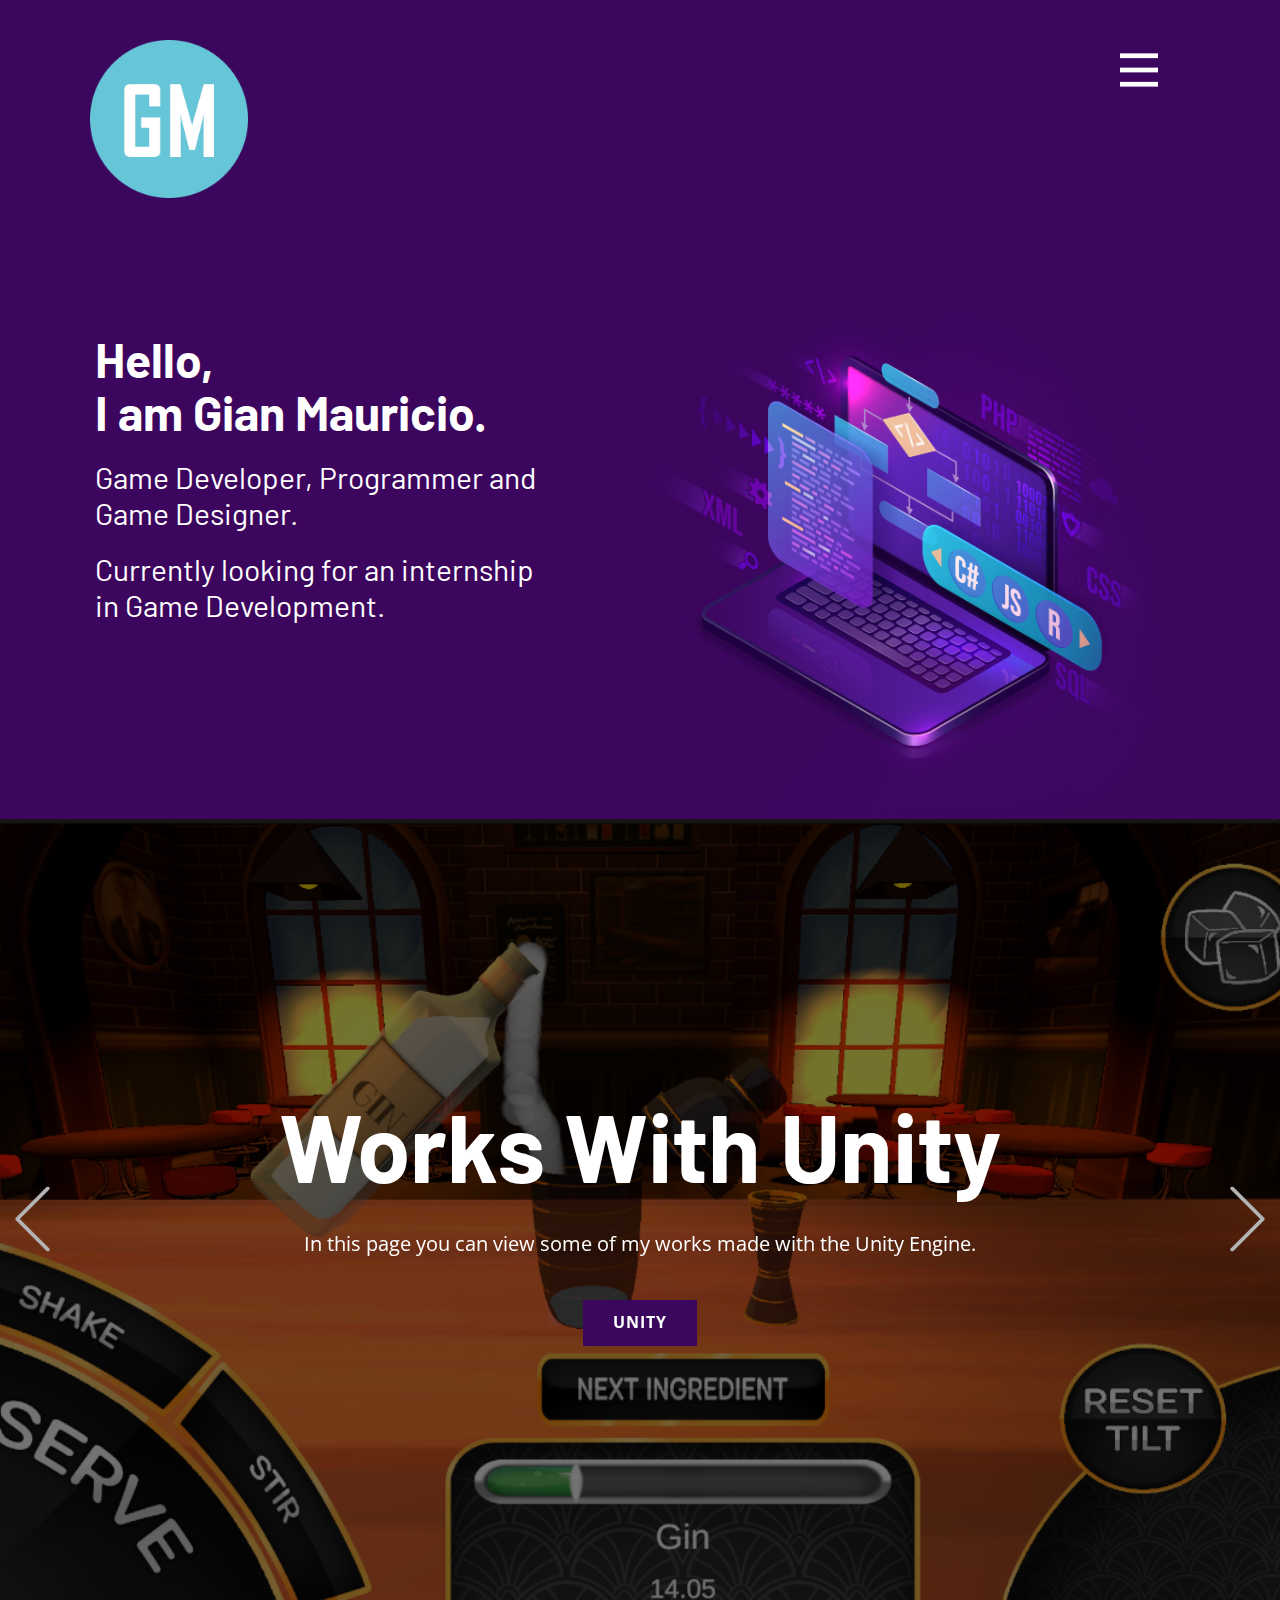
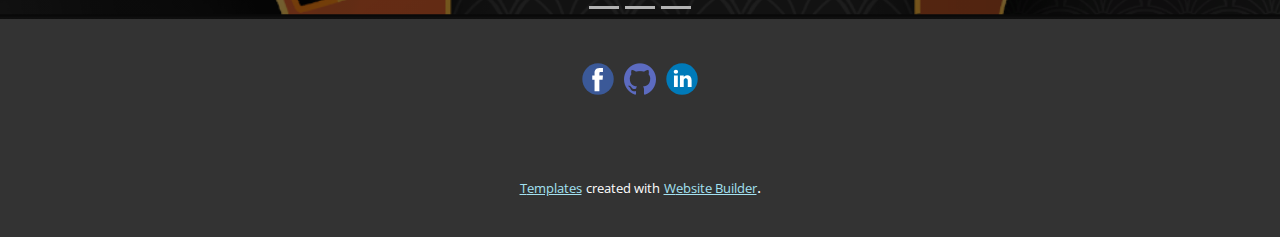
<file: index.html>
<!DOCTYPE html>
<html style="font-size: 16px;" lang="en"><head>
    <meta name="viewport" content="width=device-width, initial-scale=1.0">
    <meta charset="utf-8">
    <meta name="keywords" content="Web Software Developers, Key Features, Data Visualization, IT solutions, IT solutions, Web Analytics, We are directly involved in t​he process, Get in Touch!">
    <meta name="description" content="">
    <title>Home</title>
    <link rel="stylesheet" href="nicepage.css" media="screen">
<link rel="stylesheet" href="Home.css" media="screen">
    <script class="u-script" type="text/javascript" src="jquery.js" defer=""></script>
    <script class="u-script" type="text/javascript" src="nicepage.js" defer=""></script>
    <meta name="generator" content="Nicepage 4.13.4, nicepage.com">
    <link id="u-theme-google-font" rel="stylesheet" href="https://fonts.googleapis.com/css?family=Open+Sans:300,300i,400,400i,500,500i,600,600i,700,700i,800,800i|Barlow:100,100i,200,200i,300,300i,400,400i,500,500i,600,600i,700,700i,800,800i,900,900i">
    <link id="u-page-google-font" rel="stylesheet" href="https://fonts.googleapis.com/css?family=Barlow:100,100i,200,200i,300,300i,400,400i,500,500i,600,600i,700,700i,800,800i,900,900i">
    
    
    
    <script type="application/ld+json">{
		"@context": "http://schema.org",
		"@type": "Organization",
		"name": "Portfolio",
		"logo": "images/Logo.png",
		"sameAs": [
				"https://www.facebook.com/gian.mauricio.9",
				"https://github.com/GianMauricio",
				"https://www.linkedin.com/in/gian-cedric-mauricio-136529191/"
		]
}</script>
    <meta name="theme-color" content="#29b7dd">
    <meta property="og:title" content="Home">
    <meta property="og:type" content="website">
  </head>
  <body data-home-page="Home.html" data-home-page-title="Home" class="u-body u-xl-mode"><header class="u-clearfix u-header u-palette-2-base u-header" id="sec-2485"><div class="u-clearfix u-sheet u-sheet-1">
        <nav class="u-menu u-menu-one-level u-offcanvas u-menu-1" data-responsive-from="XL">
          <div class="menu-collapse" style="font-size: 1rem; letter-spacing: 0px; font-weight: 700; text-transform: uppercase;">
            <a class="u-button-style u-custom-active-border-color u-custom-border u-custom-border-color u-custom-borders u-custom-hover-border-color u-custom-left-right-menu-spacing u-custom-padding-bottom u-custom-text-color u-custom-text-hover-color u-custom-top-bottom-menu-spacing u-nav-link u-text-active-palette-1-base u-text-hover-palette-2-base u-text-white" href="#" style="padding: 11px 12px; font-size: calc(1em + 22px);">
              <svg class="u-svg-link" viewBox="0 0 24 24"><use xmlns:xlink="http://www.w3.org/1999/xlink" xlink:href="#menu-hamburger"></use></svg>
              <svg class="u-svg-content" version="1.1" id="menu-hamburger" viewBox="0 0 16 16" x="0px" y="0px" xmlns:xlink="http://www.w3.org/1999/xlink" xmlns="http://www.w3.org/2000/svg"><g><rect y="1" width="16" height="2"></rect><rect y="7" width="16" height="2"></rect><rect y="13" width="16" height="2"></rect>
</g></svg>
            </a>
          </div>
          <div class="u-nav-container" wfd-invisible="true">
            <ul class="u-nav u-spacing-30 u-unstyled u-nav-1"><li class="u-nav-item"><a class="u-border-2 u-border-active-palette-1-base u-border-hover-palette-1-base u-border-no-left u-border-no-right u-border-no-top u-button-style u-nav-link u-text-active-palette-1-base u-text-grey-90 u-text-hover-grey-90" href="Home.html" style="padding: 10px 0px;">Home</a>
</li><li class="u-nav-item"><a class="u-border-2 u-border-active-palette-1-base u-border-hover-palette-1-base u-border-no-left u-border-no-right u-border-no-top u-button-style u-nav-link u-text-active-palette-1-base u-text-grey-90 u-text-hover-grey-90" href="About.html" style="padding: 10px 0px;">About</a>
</li><li class="u-nav-item"><a class="u-border-2 u-border-active-palette-1-base u-border-hover-palette-1-base u-border-no-left u-border-no-right u-border-no-top u-button-style u-nav-link u-text-active-palette-1-base u-text-grey-90 u-text-hover-grey-90" href="Unity.html" style="padding: 10px 0px;">Unity</a>
</li><li class="u-nav-item"><a class="u-border-2 u-border-active-palette-1-base u-border-hover-palette-1-base u-border-no-left u-border-no-right u-border-no-top u-button-style u-nav-link u-text-active-palette-1-base u-text-grey-90 u-text-hover-grey-90" href="Unreal.html" style="padding: 10px 0px;">Unreal</a>
</li><li class="u-nav-item"><a class="u-border-2 u-border-active-palette-1-base u-border-hover-palette-1-base u-border-no-left u-border-no-right u-border-no-top u-button-style u-nav-link u-text-active-palette-1-base u-text-grey-90 u-text-hover-grey-90" href="EngineLess.html" style="padding: 10px 0px;">EngineLess</a>
</li></ul>
          </div>
          <div class="u-nav-container-collapse">
            <div class="u-black u-container-style u-inner-container-layout u-opacity u-opacity-95 u-sidenav">
              <div class="u-inner-container-layout u-sidenav-overflow">
                <div class="u-menu-close"></div>
                <ul class="u-align-center u-nav u-popupmenu-items u-unstyled u-nav-2"><li class="u-nav-item"><a class="u-button-style u-nav-link" href="Home.html" style="padding: 10px 20px;">Home</a>
</li><li class="u-nav-item"><a class="u-button-style u-nav-link" href="About.html" style="padding: 10px 20px;">About</a>
</li><li class="u-nav-item"><a class="u-button-style u-nav-link" href="Unity.html" style="padding: 10px 20px;">Unity</a>
</li><li class="u-nav-item"><a class="u-button-style u-nav-link" href="Unreal.html" style="padding: 10px 20px;">Unreal</a>
</li><li class="u-nav-item"><a class="u-button-style u-nav-link" href="EngineLess.html" style="padding: 10px 20px;">EngineLess</a>
</li></ul>
              </div>
            </div>
            <div class="u-black u-menu-overlay u-opacity u-opacity-70" wfd-invisible="true"></div>
          </div>
        </nav>
        <a href="https://www.linkedin.com/in/gian-cedric-mauricio-136529191/" class="u-image u-logo u-image-1" data-image-width="200" data-image-height="200" title="MainLogo">
          <img src="images/Logo.png" class="u-logo-image u-logo-image-1">
        </a>
      </div></header>
    <section class="u-align-left u-clearfix u-image u-section-1" id="carousel_3e8e" data-image-width="1980" data-image-height="1350">
      <div class="u-clearfix u-sheet u-sheet-1">
        <div class="u-clearfix u-expanded-width u-layout-wrap u-layout-wrap-1">
          <div class="u-gutter-0 u-layout">
            <div class="u-layout-row">
              <div class="u-align-left u-container-style u-layout-cell u-left-cell u-shape-rectangle u-size-27 u-layout-cell-1">
                <div class="u-container-layout u-container-layout-1">
                  <h1 class="u-custom-font u-text u-text-body-alt-color u-text-1">Hello,<br>I am Gian Mauricio.
                  </h1>
                  <h3 class="u-text u-text-white u-text-2">Game Developer, Programmer and Game Designer.</h3>
                  <h3 class="u-text u-text-white u-text-3">Currently looking for an internship in Game Development.</h3>
                </div>
              </div>
              <div class="u-align-left u-container-style u-image u-layout-cell u-right-cell u-size-33 u-image-1" data-image-width="1372" data-image-height="1235">
                <div class="u-container-layout u-valign-bottom u-container-layout-2"></div>
              </div>
            </div>
          </div>
        </div>
      </div>
    </section>
    <section class="u-carousel u-slide u-block-02e4-1" id="carousel_40fe" data-interval="5000" data-u-ride="carousel">
      <ol class="u-absolute-hcenter u-carousel-indicators u-block-02e4-2">
        <li data-u-target="#carousel_40fe" class="u-active u-grey-30" data-u-slide-to="0"></li>
        <li data-u-target="#carousel_40fe" class="u-grey-30" data-u-slide-to="1"></li>
        <li data-u-target="#carousel_40fe" class="u-grey-30" data-u-slide-to="2"></li>
      </ol>
      <div class="u-carousel-inner" role="listbox">
        <div class="u-active u-align-center u-carousel-item u-clearfix u-image u-shading u-section-2-1" src="" data-image-width="1432" data-image-height="662">
          <div class="u-clearfix u-sheet u-valign-middle u-sheet-1">
            <h1 class="u-text u-text-default u-title u-text-1">Works With Unity</h1>
            <p class="u-large-text u-text u-text-default u-text-variant u-text-2">In this page you can view some of my works made with the Unity Engine.</p>
            <a href="Unity.html" data-page-id="84099831" class="u-border-none u-btn u-button-style u-hover-palette-1-dark-1 u-palette-2-base u-btn-1">Unity</a>
          </div>
        </div>
        <div class="u-align-center u-carousel-item u-clearfix u-image u-shading u-section-2-2" src="" data-image-width="1408" data-image-height="682">
          <div class="u-clearfix u-sheet u-valign-middle u-sheet-1">
            <h1 class="u-text u-text-default u-title u-text-1">Works With Unreal</h1>
            <p class="u-large-text u-text u-text-default u-text-variant u-text-2">In this page you can view some of my works made with the Unreal Engine.</p>
            <a href="Unreal.html" data-page-id="1158112316" class="u-btn u-button-style u-palette-2-base u-btn-1">Unreal</a>
          </div>
        </div>
        <div class="u-align-center u-carousel-item u-clearfix u-image u-shading u-section-2-3" src="" data-image-width="1917" data-image-height="842">
          <div class="u-clearfix u-sheet u-valign-middle u-sheet-1">
            <h1 class="u-text u-text-default u-title u-text-1">Engine Less</h1>
            <p class="u-large-text u-text u-text-default u-text-variant u-text-2">Not all of my works were made on engines, works found here were all made engineless and only used a select few libraries from the IDE's they were made in.</p>
            <a href="EngineLess.html" data-page-id="615723884" class="u-btn u-button-style u-palette-2-base u-btn-1">Engine Less</a>
          </div>
        </div>
      </div>
      <a class="u-absolute-vcenter u-carousel-control u-carousel-control-prev u-text-grey-30 u-block-02e4-3" href="#carousel_40fe" role="button" data-u-slide="prev">
        <span aria-hidden="true">
          <svg class="u-svg-link" viewBox="0 0 477.175 477.175"><path d="M145.188,238.575l215.5-215.5c5.3-5.3,5.3-13.8,0-19.1s-13.8-5.3-19.1,0l-225.1,225.1c-5.3,5.3-5.3,13.8,0,19.1l225.1,225
                    c2.6,2.6,6.1,4,9.5,4s6.9-1.3,9.5-4c5.3-5.3,5.3-13.8,0-19.1L145.188,238.575z"></path></svg>
        </span>
        <span class="sr-only">Previous</span>
      </a>
      <a class="u-absolute-vcenter u-carousel-control u-carousel-control-next u-text-grey-30 u-block-02e4-4" href="#carousel_40fe" role="button" data-u-slide="next">
        <span aria-hidden="true">
          <svg class="u-svg-link" viewBox="0 0 477.175 477.175"><path d="M360.731,229.075l-225.1-225.1c-5.3-5.3-13.8-5.3-19.1,0s-5.3,13.8,0,19.1l215.5,215.5l-215.5,215.5
                    c-5.3,5.3-5.3,13.8,0,19.1c2.6,2.6,6.1,4,9.5,4c3.4,0,6.9-1.3,9.5-4l225.1-225.1C365.931,242.875,365.931,234.275,360.731,229.075z"></path></svg>
        </span>
        <span class="sr-only">Next</span>
      </a>
    </section>
    
    
    <footer class="u-clearfix u-footer u-grey-80" id="sec-2692"><div class="u-clearfix u-sheet u-sheet-1">
        <div class="u-align-left u-social-icons u-spacing-10 u-social-icons-1">
          <a class="u-social-url" title="facebook" target="_blank" href="https://www.facebook.com/gian.mauricio.9"><span class="u-icon u-social-facebook u-social-icon u-icon-1"><svg class="u-svg-link" preserveAspectRatio="xMidYMin slice" viewBox="0 0 112 112" style=""><use xmlns:xlink="http://www.w3.org/1999/xlink" xlink:href="#svg-3f76"></use></svg><svg class="u-svg-content" viewBox="0 0 112 112" x="0" y="0" id="svg-3f76"><circle fill="currentColor" cx="56.1" cy="56.1" r="55"></circle><path fill="#FFFFFF" d="M73.5,31.6h-9.1c-1.4,0-3.6,0.8-3.6,3.9v8.5h12.6L72,58.3H60.8v40.8H43.9V58.3h-8V43.9h8v-9.2
            c0-6.7,3.1-17,17-17h12.5v13.9H73.5z"></path></svg></span>
          </a>
          <a class="u-social-url" title="GitHub" target="_blank" href="https://github.com/GianMauricio"><span class="u-file-icon u-icon u-social-icon u-social-instagram u-icon-2"><img src="images/733553.png" alt=""></span>
          </a>
          <a class="u-social-url" title="linkedin" target="_blank" href="https://www.linkedin.com/in/gian-cedric-mauricio-136529191/"><span class="u-icon u-social-icon u-social-linkedin u-icon-3"><svg class="u-svg-link" preserveAspectRatio="xMidYMin slice" viewBox="0 0 112 112" style=""><use xmlns:xlink="http://www.w3.org/1999/xlink" xlink:href="#svg-93ad"></use></svg><svg class="u-svg-content" viewBox="0 0 112 112" x="0" y="0" id="svg-93ad"><circle fill="currentColor" cx="56.1" cy="56.1" r="55"></circle><path fill="#FFFFFF" d="M41.3,83.7H27.9V43.4h13.4V83.7z M34.6,37.9L34.6,37.9c-4.6,0-7.5-3.1-7.5-7c0-4,3-7,7.6-7s7.4,3,7.5,7
            C42.2,34.8,39.2,37.9,34.6,37.9z M89.6,83.7H76.2V62.2c0-5.4-1.9-9.1-6.8-9.1c-3.7,0-5.9,2.5-6.9,4.9c-0.4,0.9-0.4,2.1-0.4,3.3v22.5
            H48.7c0,0,0.2-36.5,0-40.3h13.4v5.7c1.8-2.7,5-6.7,12.1-6.7c8.8,0,15.4,5.8,15.4,18.1V83.7z"></path></svg></span>
          </a>
        </div>
      </div></footer>
    <section class="u-backlink u-clearfix u-grey-80">
      <a class="u-link" href="https://nicepage.com/templates" target="_blank">
        <span>Templates</span>
      </a>
      <p class="u-text">
        <span>created with</span>
      </p>
      <a class="u-link" href="https://nicepage.best" target="_blank">
        <span>Website Builder</span>
      </a>. 
    </section>
  
</body></html>
</file>
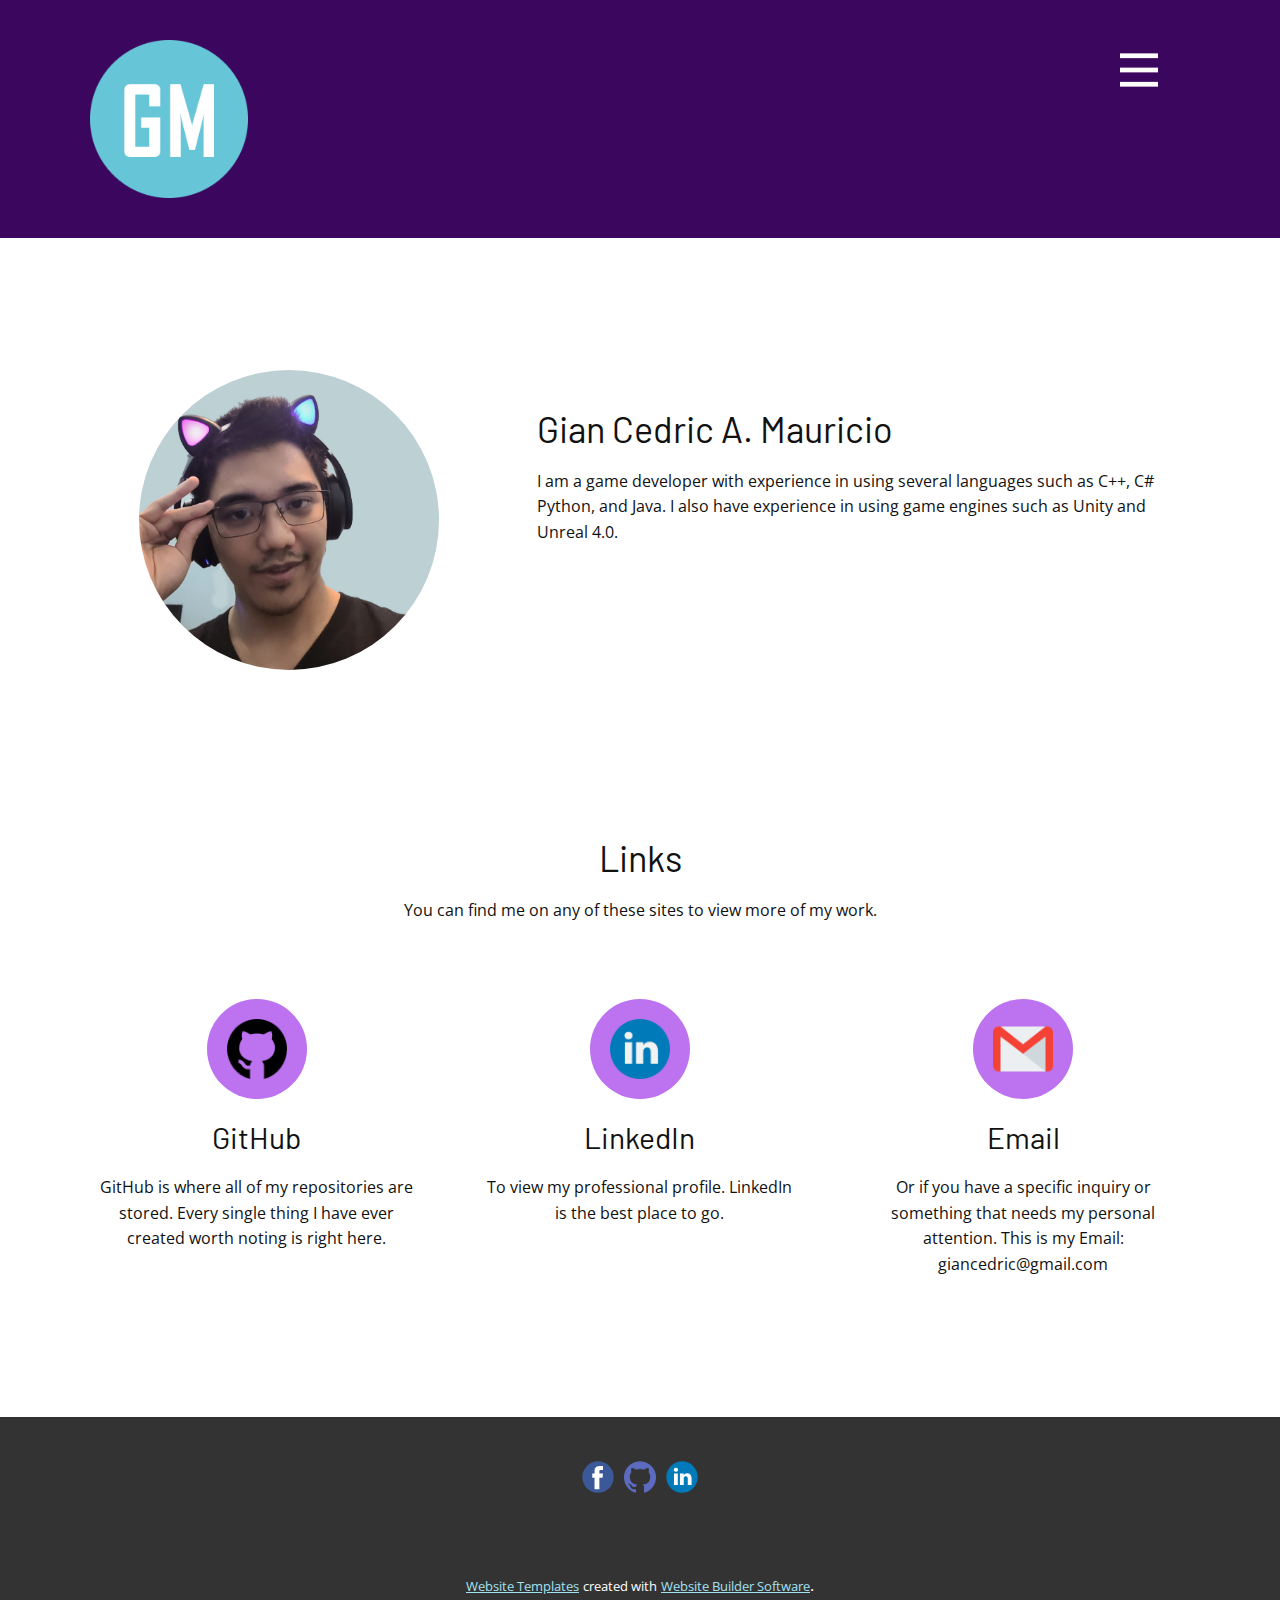
<file: About.html>
<!DOCTYPE html>
<html style="font-size: 16px;" lang="en"><head>
    <meta name="viewport" content="width=device-width, initial-scale=1.0">
    <meta charset="utf-8">
    <meta name="keywords" content="Gian Cedric A. Mauricio, Links">
    <meta name="description" content="">
    <title>About</title>
    <link rel="stylesheet" href="nicepage.css" media="screen">
<link rel="stylesheet" href="About.css" media="screen">
    <script class="u-script" type="text/javascript" src="jquery.js" defer=""></script>
    <script class="u-script" type="text/javascript" src="nicepage.js" defer=""></script>
    <meta name="generator" content="Nicepage 4.13.4, nicepage.com">
    <link id="u-theme-google-font" rel="stylesheet" href="https://fonts.googleapis.com/css?family=Open+Sans:300,300i,400,400i,500,500i,600,600i,700,700i,800,800i|Barlow:100,100i,200,200i,300,300i,400,400i,500,500i,600,600i,700,700i,800,800i,900,900i">
    
    
    
    <script type="application/ld+json">{
		"@context": "http://schema.org",
		"@type": "Organization",
		"name": "Portfolio",
		"logo": "images/Logo.png",
		"sameAs": [
				"https://www.facebook.com/gian.mauricio.9",
				"https://github.com/GianMauricio",
				"https://www.linkedin.com/in/gian-cedric-mauricio-136529191/"
		]
}</script>
    <meta name="theme-color" content="#29b7dd">
    <meta property="og:title" content="About">
    <meta property="og:type" content="website">
  </head>
  <body class="u-body u-xl-mode"><header class="u-clearfix u-header u-palette-2-base u-header" id="sec-2485"><div class="u-clearfix u-sheet u-sheet-1">
        <nav class="u-menu u-menu-one-level u-offcanvas u-menu-1" data-responsive-from="XL">
          <div class="menu-collapse" style="font-size: 1rem; letter-spacing: 0px; font-weight: 700; text-transform: uppercase;">
            <a class="u-button-style u-custom-active-border-color u-custom-border u-custom-border-color u-custom-borders u-custom-hover-border-color u-custom-left-right-menu-spacing u-custom-padding-bottom u-custom-text-color u-custom-text-hover-color u-custom-top-bottom-menu-spacing u-nav-link u-text-active-palette-1-base u-text-hover-palette-2-base u-text-white" href="#" style="padding: 11px 12px; font-size: calc(1em + 22px);">
              <svg class="u-svg-link" viewBox="0 0 24 24"><use xmlns:xlink="http://www.w3.org/1999/xlink" xlink:href="#menu-hamburger"></use></svg>
              <svg class="u-svg-content" version="1.1" id="menu-hamburger" viewBox="0 0 16 16" x="0px" y="0px" xmlns:xlink="http://www.w3.org/1999/xlink" xmlns="http://www.w3.org/2000/svg"><g><rect y="1" width="16" height="2"></rect><rect y="7" width="16" height="2"></rect><rect y="13" width="16" height="2"></rect>
</g></svg>
            </a>
          </div>
          <div class="u-nav-container" wfd-invisible="true">
            <ul class="u-nav u-spacing-30 u-unstyled u-nav-1"><li class="u-nav-item"><a class="u-border-2 u-border-active-palette-1-base u-border-hover-palette-1-base u-border-no-left u-border-no-right u-border-no-top u-button-style u-nav-link u-text-active-palette-1-base u-text-grey-90 u-text-hover-grey-90" href="Home.html" style="padding: 10px 0px;">Home</a>
</li><li class="u-nav-item"><a class="u-border-2 u-border-active-palette-1-base u-border-hover-palette-1-base u-border-no-left u-border-no-right u-border-no-top u-button-style u-nav-link u-text-active-palette-1-base u-text-grey-90 u-text-hover-grey-90" href="About.html" style="padding: 10px 0px;">About</a>
</li><li class="u-nav-item"><a class="u-border-2 u-border-active-palette-1-base u-border-hover-palette-1-base u-border-no-left u-border-no-right u-border-no-top u-button-style u-nav-link u-text-active-palette-1-base u-text-grey-90 u-text-hover-grey-90" href="Unity.html" style="padding: 10px 0px;">Unity</a>
</li><li class="u-nav-item"><a class="u-border-2 u-border-active-palette-1-base u-border-hover-palette-1-base u-border-no-left u-border-no-right u-border-no-top u-button-style u-nav-link u-text-active-palette-1-base u-text-grey-90 u-text-hover-grey-90" href="Unreal.html" style="padding: 10px 0px;">Unreal</a>
</li><li class="u-nav-item"><a class="u-border-2 u-border-active-palette-1-base u-border-hover-palette-1-base u-border-no-left u-border-no-right u-border-no-top u-button-style u-nav-link u-text-active-palette-1-base u-text-grey-90 u-text-hover-grey-90" href="EngineLess.html" style="padding: 10px 0px;">EngineLess</a>
</li></ul>
          </div>
          <div class="u-nav-container-collapse">
            <div class="u-black u-container-style u-inner-container-layout u-opacity u-opacity-95 u-sidenav">
              <div class="u-inner-container-layout u-sidenav-overflow">
                <div class="u-menu-close"></div>
                <ul class="u-align-center u-nav u-popupmenu-items u-unstyled u-nav-2"><li class="u-nav-item"><a class="u-button-style u-nav-link" href="Home.html" style="padding: 10px 20px;">Home</a>
</li><li class="u-nav-item"><a class="u-button-style u-nav-link" href="About.html" style="padding: 10px 20px;">About</a>
</li><li class="u-nav-item"><a class="u-button-style u-nav-link" href="Unity.html" style="padding: 10px 20px;">Unity</a>
</li><li class="u-nav-item"><a class="u-button-style u-nav-link" href="Unreal.html" style="padding: 10px 20px;">Unreal</a>
</li><li class="u-nav-item"><a class="u-button-style u-nav-link" href="EngineLess.html" style="padding: 10px 20px;">EngineLess</a>
</li></ul>
              </div>
            </div>
            <div class="u-black u-menu-overlay u-opacity u-opacity-70" wfd-invisible="true"></div>
          </div>
        </nav>
        <a href="https://www.linkedin.com/in/gian-cedric-mauricio-136529191/" class="u-image u-logo u-image-1" data-image-width="200" data-image-height="200" title="MainLogo">
          <img src="images/Logo.png" class="u-logo-image u-logo-image-1">
        </a>
      </div></header>
    <section class="u-clearfix u-section-1" id="sec-5d7b">
      <div class="u-clearfix u-sheet u-sheet-1">
        <div class="u-clearfix u-expanded-width u-gutter-0 u-layout-wrap u-layout-wrap-1">
          <div class="u-layout">
            <div class="u-layout-row">
              <div class="u-align-center u-container-style u-layout-cell u-left-cell u-size-23 u-layout-cell-1">
                <div class="u-container-layout u-valign-middle u-container-layout-1">
                  <div alt="" class="u-image u-image-circle u-image-1" src="" data-image-width="2204" data-image-height="1956"></div>
                </div>
              </div>
              <div class="u-align-left u-container-style u-layout-cell u-right-cell u-size-37 u-layout-cell-2">
                <div class="u-container-layout u-valign-top-xs u-container-layout-2">
                  <h2 class="u-text u-text-default u-text-1">Gian Cedric A. Mauricio</h2>
                  <p class="u-text u-text-2">I am a game developer with experience in using several languages such as C++, C# Python, and Java. I also have experience in using game engines such as Unity and Unreal 4.0.&nbsp;</p>
                </div>
              </div>
            </div>
          </div>
        </div>
      </div>
    </section>
    <section class="u-align-center u-clearfix u-section-2" id="sec-2b5e">
      <div class="u-clearfix u-sheet u-sheet-1">
        <h2 class="u-text u-text-default u-text-1">Links</h2>
        <p class="u-text u-text-default u-text-2">You can find me on any of these sites to view more of my work.</p>
        <div class="u-expanded-width u-list u-list-1">
          <div class="u-repeater u-repeater-1">
            <div class="u-container-style u-list-item u-repeater-item">
              <div class="u-container-layout u-similar-container u-container-layout-1"><span class="u-file-icon u-icon u-icon-circle u-palette-2-light-1 u-icon-1" data-href="https://github.com/GianMauricio" data-target="_blank"><img src="images/1051326.png" alt=""></span>
                <h3 class="u-align-center u-text u-text-default u-text-3">GitHub</h3>
                <p class="u-align-center u-text u-text-default u-text-4">GitHub is where all of my repositories are stored. Every single thing I have ever created worth noting is right here.</p>
              </div>
            </div>
            <div class="u-align-center u-container-style u-list-item u-repeater-item">
              <div class="u-container-layout u-similar-container u-container-layout-2"><span class="u-file-icon u-icon u-icon-circle u-palette-2-light-1 u-icon-2" data-href="https://www.linkedin.com/in/gian-cedric-mauricio-136529191" data-target="_blank"><img src="images/145807.png" alt=""></span>
                <h3 class="u-align-center u-text u-text-default u-text-5">LinkedIn</h3>
                <p class="u-align-center u-text u-text-default u-text-6">To view my professional profile. LinkedIn is the best place to go.<br>
                  <br>
                </p>
              </div>
            </div>
            <div class="u-align-center u-container-style u-list-item u-repeater-item">
              <div class="u-container-layout u-similar-container u-container-layout-3"><span class="u-file-icon u-icon u-icon-circle u-palette-2-light-1 u-icon-3"><img src="images/732200.png" alt=""></span>
                <h3 class="u-align-center u-text u-text-default u-text-7">Email</h3>
                <p class="u-align-center u-text u-text-default u-text-8">Or if you have a specific inquiry or something that needs my personal attention. This is my Email:<br>giancedric@gmail.com
                </p>
              </div>
            </div>
          </div>
        </div>
      </div>
    </section>
    
    
    <footer class="u-clearfix u-footer u-grey-80" id="sec-2692"><div class="u-clearfix u-sheet u-sheet-1">
        <div class="u-align-left u-social-icons u-spacing-10 u-social-icons-1">
          <a class="u-social-url" title="facebook" target="_blank" href="https://www.facebook.com/gian.mauricio.9"><span class="u-icon u-social-facebook u-social-icon u-icon-1"><svg class="u-svg-link" preserveAspectRatio="xMidYMin slice" viewBox="0 0 112 112" style=""><use xmlns:xlink="http://www.w3.org/1999/xlink" xlink:href="#svg-3f76"></use></svg><svg class="u-svg-content" viewBox="0 0 112 112" x="0" y="0" id="svg-3f76"><circle fill="currentColor" cx="56.1" cy="56.1" r="55"></circle><path fill="#FFFFFF" d="M73.5,31.6h-9.1c-1.4,0-3.6,0.8-3.6,3.9v8.5h12.6L72,58.3H60.8v40.8H43.9V58.3h-8V43.9h8v-9.2
            c0-6.7,3.1-17,17-17h12.5v13.9H73.5z"></path></svg></span>
          </a>
          <a class="u-social-url" title="GitHub" target="_blank" href="https://github.com/GianMauricio"><span class="u-file-icon u-icon u-social-icon u-social-instagram u-icon-2"><img src="images/733553.png" alt=""></span>
          </a>
          <a class="u-social-url" title="linkedin" target="_blank" href="https://www.linkedin.com/in/gian-cedric-mauricio-136529191/"><span class="u-icon u-social-icon u-social-linkedin u-icon-3"><svg class="u-svg-link" preserveAspectRatio="xMidYMin slice" viewBox="0 0 112 112" style=""><use xmlns:xlink="http://www.w3.org/1999/xlink" xlink:href="#svg-93ad"></use></svg><svg class="u-svg-content" viewBox="0 0 112 112" x="0" y="0" id="svg-93ad"><circle fill="currentColor" cx="56.1" cy="56.1" r="55"></circle><path fill="#FFFFFF" d="M41.3,83.7H27.9V43.4h13.4V83.7z M34.6,37.9L34.6,37.9c-4.6,0-7.5-3.1-7.5-7c0-4,3-7,7.6-7s7.4,3,7.5,7
            C42.2,34.8,39.2,37.9,34.6,37.9z M89.6,83.7H76.2V62.2c0-5.4-1.9-9.1-6.8-9.1c-3.7,0-5.9,2.5-6.9,4.9c-0.4,0.9-0.4,2.1-0.4,3.3v22.5
            H48.7c0,0,0.2-36.5,0-40.3h13.4v5.7c1.8-2.7,5-6.7,12.1-6.7c8.8,0,15.4,5.8,15.4,18.1V83.7z"></path></svg></span>
          </a>
        </div>
      </div></footer>
    <section class="u-backlink u-clearfix u-grey-80">
      <a class="u-link" href="https://nicepage.com/website-templates" target="_blank">
        <span>Website Templates</span>
      </a>
      <p class="u-text">
        <span>created with</span>
      </p>
      <a class="u-link" href="" target="_blank">
        <span>Website Builder Software</span>
      </a>. 
    </section>
  
</body></html>
</file>
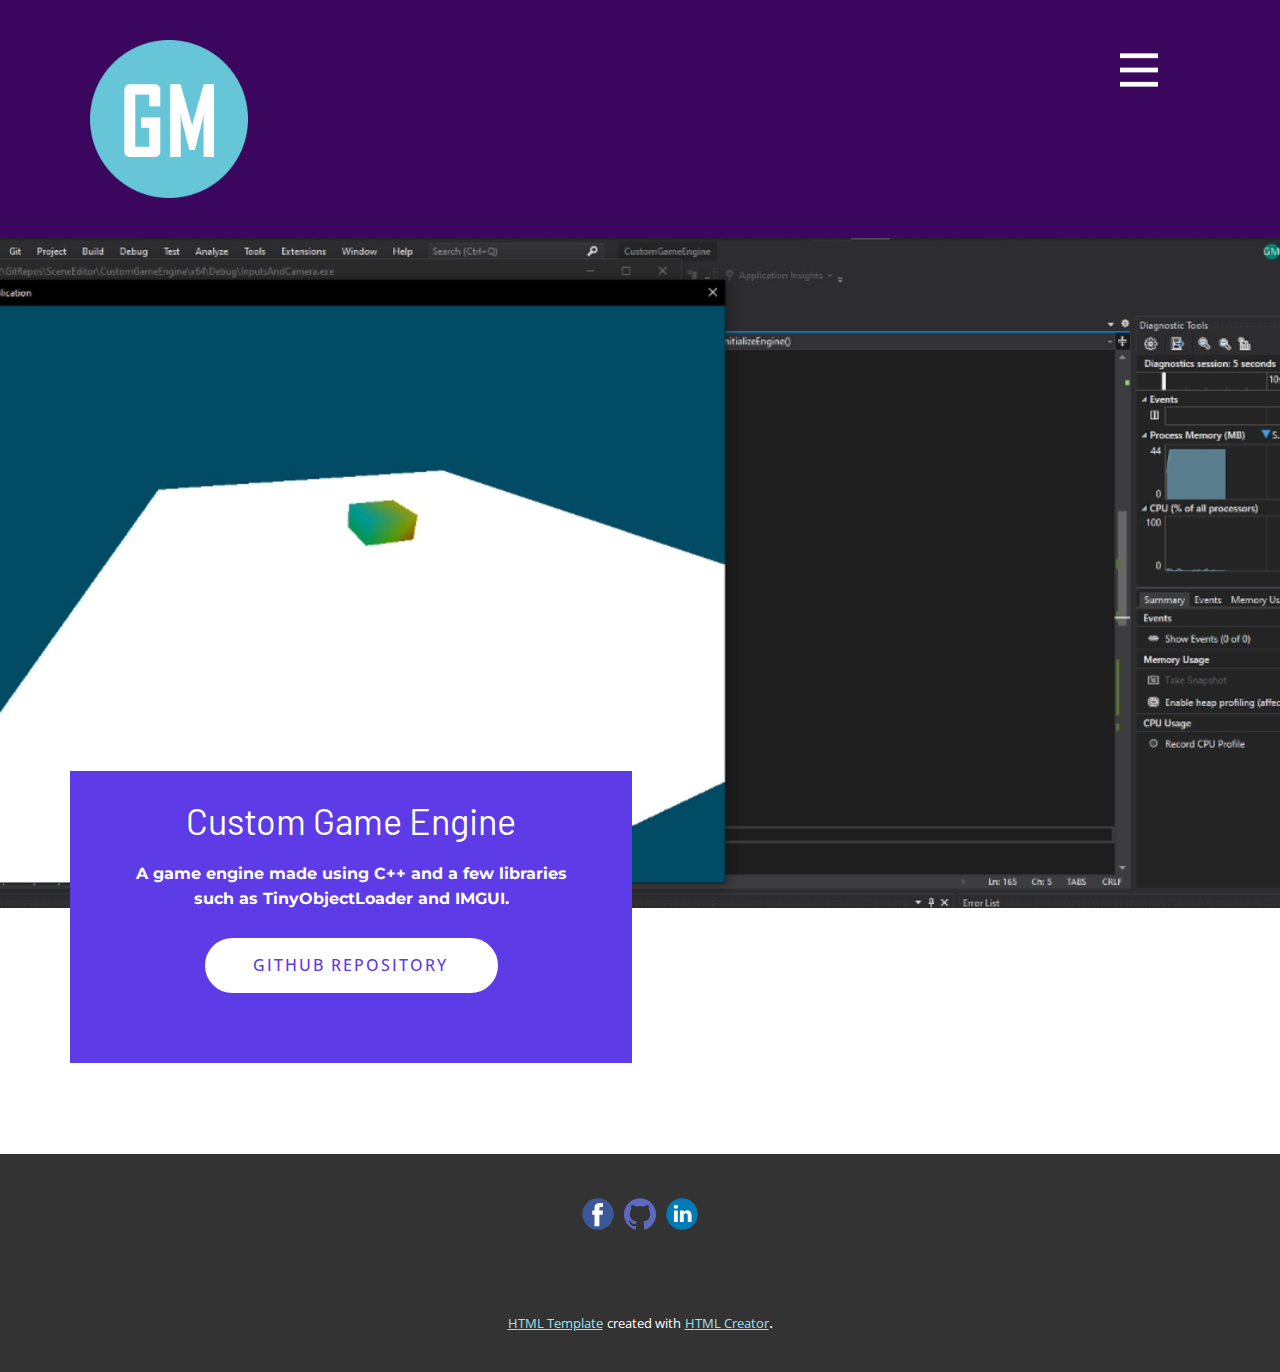
<file: EngineLess.html>
<!DOCTYPE html>
<html style="font-size: 16px;" lang="en"><head>
    <meta name="viewport" content="width=device-width, initial-scale=1.0">
    <meta charset="utf-8">
    <meta name="keywords" content="Agila Unity Edition, Drink Or Dry">
    <meta name="description" content="">
    <title>EngineLess</title>
    <link rel="stylesheet" href="nicepage.css" media="screen">
<link rel="stylesheet" href="EngineLess.css" media="screen">
    <script class="u-script" type="text/javascript" src="jquery.js" defer=""></script>
    <script class="u-script" type="text/javascript" src="nicepage.js" defer=""></script>
    <meta name="generator" content="Nicepage 4.13.4, nicepage.com">
    <link id="u-theme-google-font" rel="stylesheet" href="https://fonts.googleapis.com/css?family=Open+Sans:300,300i,400,400i,500,500i,600,600i,700,700i,800,800i|Barlow:100,100i,200,200i,300,300i,400,400i,500,500i,600,600i,700,700i,800,800i,900,900i">
    <link id="u-page-google-font" rel="stylesheet" href="https://fonts.googleapis.com/css?family=Montserrat:100,100i,200,200i,300,300i,400,400i,500,500i,600,600i,700,700i,800,800i,900,900i">
    
    
    <script type="application/ld+json">{
		"@context": "http://schema.org",
		"@type": "Organization",
		"name": "Portfolio",
		"logo": "images/Logo.png",
		"sameAs": [
				"https://www.facebook.com/gian.mauricio.9",
				"https://github.com/GianMauricio",
				"https://www.linkedin.com/in/gian-cedric-mauricio-136529191/"
		]
}</script>
    <meta name="theme-color" content="#29b7dd">
    <meta property="og:title" content="EngineLess">
    <meta property="og:type" content="website">
  </head>
  <body class="u-body u-xl-mode"><header class="u-clearfix u-header u-palette-2-base u-header" id="sec-2485"><div class="u-clearfix u-sheet u-sheet-1">
        <nav class="u-menu u-menu-one-level u-offcanvas u-menu-1" data-responsive-from="XL">
          <div class="menu-collapse" style="font-size: 1rem; letter-spacing: 0px; font-weight: 700; text-transform: uppercase;">
            <a class="u-button-style u-custom-active-border-color u-custom-border u-custom-border-color u-custom-borders u-custom-hover-border-color u-custom-left-right-menu-spacing u-custom-padding-bottom u-custom-text-color u-custom-text-hover-color u-custom-top-bottom-menu-spacing u-nav-link u-text-active-palette-1-base u-text-hover-palette-2-base u-text-white" href="#" style="padding: 11px 12px; font-size: calc(1em + 22px);">
              <svg class="u-svg-link" viewBox="0 0 24 24"><use xmlns:xlink="http://www.w3.org/1999/xlink" xlink:href="#menu-hamburger"></use></svg>
              <svg class="u-svg-content" version="1.1" id="menu-hamburger" viewBox="0 0 16 16" x="0px" y="0px" xmlns:xlink="http://www.w3.org/1999/xlink" xmlns="http://www.w3.org/2000/svg"><g><rect y="1" width="16" height="2"></rect><rect y="7" width="16" height="2"></rect><rect y="13" width="16" height="2"></rect>
</g></svg>
            </a>
          </div>
          <div class="u-nav-container" wfd-invisible="true">
            <ul class="u-nav u-spacing-30 u-unstyled u-nav-1"><li class="u-nav-item"><a class="u-border-2 u-border-active-palette-1-base u-border-hover-palette-1-base u-border-no-left u-border-no-right u-border-no-top u-button-style u-nav-link u-text-active-palette-1-base u-text-grey-90 u-text-hover-grey-90" href="Home.html" style="padding: 10px 0px;">Home</a>
</li><li class="u-nav-item"><a class="u-border-2 u-border-active-palette-1-base u-border-hover-palette-1-base u-border-no-left u-border-no-right u-border-no-top u-button-style u-nav-link u-text-active-palette-1-base u-text-grey-90 u-text-hover-grey-90" href="About.html" style="padding: 10px 0px;">About</a>
</li><li class="u-nav-item"><a class="u-border-2 u-border-active-palette-1-base u-border-hover-palette-1-base u-border-no-left u-border-no-right u-border-no-top u-button-style u-nav-link u-text-active-palette-1-base u-text-grey-90 u-text-hover-grey-90" href="Unity.html" style="padding: 10px 0px;">Unity</a>
</li><li class="u-nav-item"><a class="u-border-2 u-border-active-palette-1-base u-border-hover-palette-1-base u-border-no-left u-border-no-right u-border-no-top u-button-style u-nav-link u-text-active-palette-1-base u-text-grey-90 u-text-hover-grey-90" href="Unreal.html" style="padding: 10px 0px;">Unreal</a>
</li><li class="u-nav-item"><a class="u-border-2 u-border-active-palette-1-base u-border-hover-palette-1-base u-border-no-left u-border-no-right u-border-no-top u-button-style u-nav-link u-text-active-palette-1-base u-text-grey-90 u-text-hover-grey-90" href="EngineLess.html" style="padding: 10px 0px;">EngineLess</a>
</li></ul>
          </div>
          <div class="u-nav-container-collapse">
            <div class="u-black u-container-style u-inner-container-layout u-opacity u-opacity-95 u-sidenav">
              <div class="u-inner-container-layout u-sidenav-overflow">
                <div class="u-menu-close"></div>
                <ul class="u-align-center u-nav u-popupmenu-items u-unstyled u-nav-2"><li class="u-nav-item"><a class="u-button-style u-nav-link" href="Home.html" style="padding: 10px 20px;">Home</a>
</li><li class="u-nav-item"><a class="u-button-style u-nav-link" href="About.html" style="padding: 10px 20px;">About</a>
</li><li class="u-nav-item"><a class="u-button-style u-nav-link" href="Unity.html" style="padding: 10px 20px;">Unity</a>
</li><li class="u-nav-item"><a class="u-button-style u-nav-link" href="Unreal.html" style="padding: 10px 20px;">Unreal</a>
</li><li class="u-nav-item"><a class="u-button-style u-nav-link" href="EngineLess.html" style="padding: 10px 20px;">EngineLess</a>
</li></ul>
              </div>
            </div>
            <div class="u-black u-menu-overlay u-opacity u-opacity-70" wfd-invisible="true"></div>
          </div>
        </nav>
        <a href="https://www.linkedin.com/in/gian-cedric-mauricio-136529191/" class="u-image u-logo u-image-1" data-image-width="200" data-image-height="200" title="MainLogo">
          <img src="images/Logo.png" class="u-logo-image u-logo-image-1">
        </a>
      </div></header>
    <section class="skrollable skrollable-between u-align-left u-clearfix u-white u-section-1" src="" id="carousel_888f">
      <img class="u-expanded-width u-image u-image-1" src="images/image5.png" data-image-width="1917" data-image-height="842">
      <div class="u-align-center u-container-style u-group u-palette-3-base u-group-1">
        <div class="u-container-layout u-valign-top u-container-layout-1">
          <h2 class="u-text u-text-default u-text-1">Custom Game Engine</h2>
          <p class="u-custom-font u-font-montserrat u-text u-text-2">A game engine made using C++ and a few libraries such as TinyObjectLoader and IMGUI.</p>
          <a href="https://github.com/GianMauricio/SceneEditor" class="u-active-palette-3-base u-border-2 u-border-active-palette-3-base u-border-hover-palette-3-base u-border-palette-3-base u-btn u-btn-round u-button-style u-hover-palette-3-base u-radius-50 u-text-active-white u-text-hover-white u-text-palette-3-base u-white u-btn-1" target="_blank">GitHub Repository</a>
        </div>
      </div>
    </section>
    
    
    <footer class="u-clearfix u-footer u-grey-80" id="sec-2692"><div class="u-clearfix u-sheet u-sheet-1">
        <div class="u-align-left u-social-icons u-spacing-10 u-social-icons-1">
          <a class="u-social-url" title="facebook" target="_blank" href="https://www.facebook.com/gian.mauricio.9"><span class="u-icon u-social-facebook u-social-icon u-icon-1"><svg class="u-svg-link" preserveAspectRatio="xMidYMin slice" viewBox="0 0 112 112" style=""><use xmlns:xlink="http://www.w3.org/1999/xlink" xlink:href="#svg-3f76"></use></svg><svg class="u-svg-content" viewBox="0 0 112 112" x="0" y="0" id="svg-3f76"><circle fill="currentColor" cx="56.1" cy="56.1" r="55"></circle><path fill="#FFFFFF" d="M73.5,31.6h-9.1c-1.4,0-3.6,0.8-3.6,3.9v8.5h12.6L72,58.3H60.8v40.8H43.9V58.3h-8V43.9h8v-9.2
            c0-6.7,3.1-17,17-17h12.5v13.9H73.5z"></path></svg></span>
          </a>
          <a class="u-social-url" title="GitHub" target="_blank" href="https://github.com/GianMauricio"><span class="u-file-icon u-icon u-social-icon u-social-instagram u-icon-2"><img src="images/733553.png" alt=""></span>
          </a>
          <a class="u-social-url" title="linkedin" target="_blank" href="https://www.linkedin.com/in/gian-cedric-mauricio-136529191/"><span class="u-icon u-social-icon u-social-linkedin u-icon-3"><svg class="u-svg-link" preserveAspectRatio="xMidYMin slice" viewBox="0 0 112 112" style=""><use xmlns:xlink="http://www.w3.org/1999/xlink" xlink:href="#svg-93ad"></use></svg><svg class="u-svg-content" viewBox="0 0 112 112" x="0" y="0" id="svg-93ad"><circle fill="currentColor" cx="56.1" cy="56.1" r="55"></circle><path fill="#FFFFFF" d="M41.3,83.7H27.9V43.4h13.4V83.7z M34.6,37.9L34.6,37.9c-4.6,0-7.5-3.1-7.5-7c0-4,3-7,7.6-7s7.4,3,7.5,7
            C42.2,34.8,39.2,37.9,34.6,37.9z M89.6,83.7H76.2V62.2c0-5.4-1.9-9.1-6.8-9.1c-3.7,0-5.9,2.5-6.9,4.9c-0.4,0.9-0.4,2.1-0.4,3.3v22.5
            H48.7c0,0,0.2-36.5,0-40.3h13.4v5.7c1.8-2.7,5-6.7,12.1-6.7c8.8,0,15.4,5.8,15.4,18.1V83.7z"></path></svg></span>
          </a>
        </div>
      </div></footer>
    <section class="u-backlink u-clearfix u-grey-80">
      <a class="u-link" href="https://nicepage.com/html-templates" target="_blank">
        <span>HTML Template</span>
      </a>
      <p class="u-text">
        <span>created with</span>
      </p>
      <a class="u-link" href="https://nicepage.com/html-website-builder" target="_blank">
        <span>HTML Creator</span>
      </a>. 
    </section>
  
</body></html>
</file>
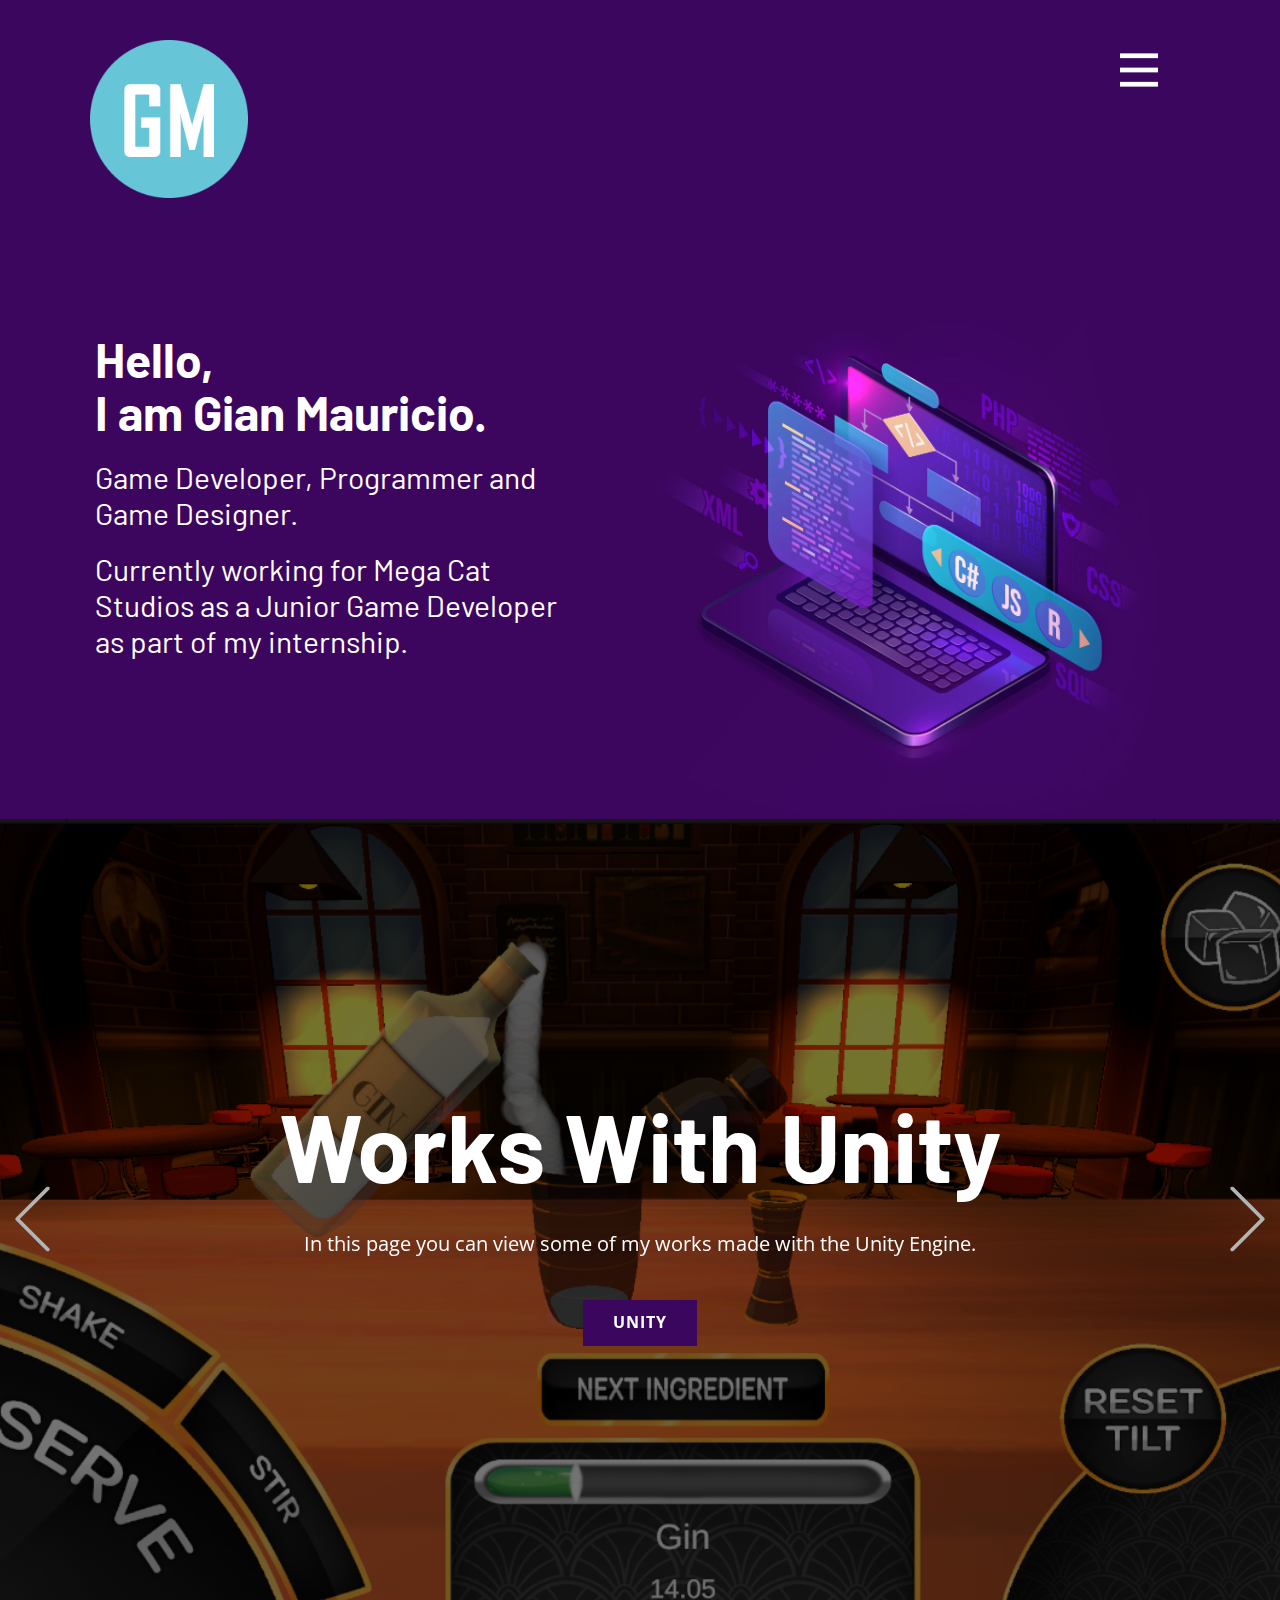
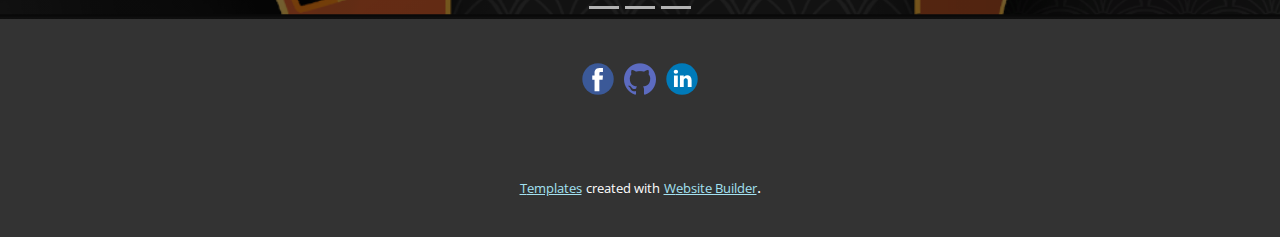
<file: Home.html>
<!DOCTYPE html>
<html style="font-size: 16px;" lang="en"><head>
    <meta name="viewport" content="width=device-width, initial-scale=1.0">
    <meta charset="utf-8">
    <meta name="keywords" content="Web Software Developers, Key Features, Data Visualization, IT solutions, IT solutions, Web Analytics, We are directly involved in t​he process, Get in Touch!">
    <meta name="description" content="">
    <title>Home</title>
    <link rel="stylesheet" href="nicepage.css" media="screen">
<link rel="stylesheet" href="Home.css" media="screen">
    <script class="u-script" type="text/javascript" src="jquery.js" defer=""></script>
    <script class="u-script" type="text/javascript" src="nicepage.js" defer=""></script>
    <meta name="generator" content="Nicepage 4.13.4, nicepage.com">
    <link id="u-theme-google-font" rel="stylesheet" href="https://fonts.googleapis.com/css?family=Open+Sans:300,300i,400,400i,500,500i,600,600i,700,700i,800,800i|Barlow:100,100i,200,200i,300,300i,400,400i,500,500i,600,600i,700,700i,800,800i,900,900i">
    <link id="u-page-google-font" rel="stylesheet" href="https://fonts.googleapis.com/css?family=Barlow:100,100i,200,200i,300,300i,400,400i,500,500i,600,600i,700,700i,800,800i,900,900i">



    <script type="application/ld+json">{
		"@context": "http://schema.org",
		"@type": "Organization",
		"name": "Portfolio",
		"logo": "images/Logo.png",
		"sameAs": [
				"https://www.facebook.com/gian.mauricio.9",
				"https://github.com/GianMauricio",
				"https://www.linkedin.com/in/gian-cedric-mauricio-136529191/"
		]
}</script>
    <meta name="theme-color" content="#29b7dd">
    <meta property="og:title" content="Home">
    <meta property="og:type" content="website">
  </head>
  <body class="u-body u-xl-mode"><header class="u-clearfix u-header u-palette-2-base u-header" id="sec-2485"><div class="u-clearfix u-sheet u-sheet-1">
        <nav class="u-menu u-menu-one-level u-offcanvas u-menu-1" data-responsive-from="XL">
          <div class="menu-collapse" style="font-size: 1rem; letter-spacing: 0px; font-weight: 700; text-transform: uppercase;">
            <a class="u-button-style u-custom-active-border-color u-custom-border u-custom-border-color u-custom-borders u-custom-hover-border-color u-custom-left-right-menu-spacing u-custom-padding-bottom u-custom-text-color u-custom-text-hover-color u-custom-top-bottom-menu-spacing u-nav-link u-text-active-palette-1-base u-text-hover-palette-2-base u-text-white" href="#" style="padding: 11px 12px; font-size: calc(1em + 22px);">
              <svg class="u-svg-link" viewBox="0 0 24 24"><use xmlns:xlink="http://www.w3.org/1999/xlink" xlink:href="#menu-hamburger"></use></svg>
              <svg class="u-svg-content" version="1.1" id="menu-hamburger" viewBox="0 0 16 16" x="0px" y="0px" xmlns:xlink="http://www.w3.org/1999/xlink" xmlns="http://www.w3.org/2000/svg"><g><rect y="1" width="16" height="2"></rect><rect y="7" width="16" height="2"></rect><rect y="13" width="16" height="2"></rect>
</g></svg>
            </a>
          </div>
          <div class="u-nav-container" wfd-invisible="true">
            <ul class="u-nav u-spacing-30 u-unstyled u-nav-1"><li class="u-nav-item"><a class="u-border-2 u-border-active-palette-1-base u-border-hover-palette-1-base u-border-no-left u-border-no-right u-border-no-top u-button-style u-nav-link u-text-active-palette-1-base u-text-grey-90 u-text-hover-grey-90" href="Home.html" style="padding: 10px 0px;">Home</a>
</li><li class="u-nav-item"><a class="u-border-2 u-border-active-palette-1-base u-border-hover-palette-1-base u-border-no-left u-border-no-right u-border-no-top u-button-style u-nav-link u-text-active-palette-1-base u-text-grey-90 u-text-hover-grey-90" href="About.html" style="padding: 10px 0px;">About</a>
</li><li class="u-nav-item"><a class="u-border-2 u-border-active-palette-1-base u-border-hover-palette-1-base u-border-no-left u-border-no-right u-border-no-top u-button-style u-nav-link u-text-active-palette-1-base u-text-grey-90 u-text-hover-grey-90" href="Unity.html" style="padding: 10px 0px;">Unity</a>
</li><li class="u-nav-item"><a class="u-border-2 u-border-active-palette-1-base u-border-hover-palette-1-base u-border-no-left u-border-no-right u-border-no-top u-button-style u-nav-link u-text-active-palette-1-base u-text-grey-90 u-text-hover-grey-90" href="Unreal.html" style="padding: 10px 0px;">Unreal</a>
</li><li class="u-nav-item"><a class="u-border-2 u-border-active-palette-1-base u-border-hover-palette-1-base u-border-no-left u-border-no-right u-border-no-top u-button-style u-nav-link u-text-active-palette-1-base u-text-grey-90 u-text-hover-grey-90" href="EngineLess.html" style="padding: 10px 0px;">EngineLess</a>
</li></ul>
          </div>
          <div class="u-nav-container-collapse">
            <div class="u-black u-container-style u-inner-container-layout u-opacity u-opacity-95 u-sidenav">
              <div class="u-inner-container-layout u-sidenav-overflow">
                <div class="u-menu-close"></div>
                <ul class="u-align-center u-nav u-popupmenu-items u-unstyled u-nav-2"><li class="u-nav-item"><a class="u-button-style u-nav-link" href="Home.html" style="padding: 10px 20px;">Home</a>
</li><li class="u-nav-item"><a class="u-button-style u-nav-link" href="About.html" style="padding: 10px 20px;">About</a>
</li><li class="u-nav-item"><a class="u-button-style u-nav-link" href="Unity.html" style="padding: 10px 20px;">Unity</a>
</li><li class="u-nav-item"><a class="u-button-style u-nav-link" href="Unreal.html" style="padding: 10px 20px;">Unreal</a>
</li><li class="u-nav-item"><a class="u-button-style u-nav-link" href="EngineLess.html" style="padding: 10px 20px;">EngineLess</a>
</li></ul>
              </div>
            </div>
            <div class="u-black u-menu-overlay u-opacity u-opacity-70" wfd-invisible="true"></div>
          </div>
        </nav>
        <a href="https://www.linkedin.com/in/gian-cedric-mauricio-136529191/" class="u-image u-logo u-image-1" data-image-width="200" data-image-height="200" title="MainLogo">
          <img src="images/Logo.png" class="u-logo-image u-logo-image-1">
        </a>
      </div></header>
    <section class="u-align-left u-clearfix u-image u-section-1" id="carousel_3e8e" data-image-width="1980" data-image-height="1350">
      <div class="u-clearfix u-sheet u-sheet-1">
        <div class="u-clearfix u-expanded-width u-layout-wrap u-layout-wrap-1">
          <div class="u-gutter-0 u-layout">
            <div class="u-layout-row">
              <div class="u-align-left u-container-style u-layout-cell u-left-cell u-shape-rectangle u-size-27 u-layout-cell-1">
                <div class="u-container-layout u-container-layout-1">
                  <h1 class="u-custom-font u-text u-text-body-alt-color u-text-1">Hello,<br>I am Gian Mauricio.
                  </h1>
                  <h3 class="u-text u-text-white u-text-2">Game Developer, Programmer and Game Designer.</h3>
                  <h3 class="u-text u-text-white u-text-3">Currently working for Mega Cat Studios as a Junior Game Developer as part of my internship.</h3>
                </div>
              </div>
              <div class="u-align-left u-container-style u-image u-layout-cell u-right-cell u-size-33 u-image-1" data-image-width="1372" data-image-height="1235">
                <div class="u-container-layout u-valign-bottom u-container-layout-2"></div>
              </div>
            </div>
          </div>
        </div>
      </div>
    </section>
    <section class="u-carousel u-slide u-block-02e4-1" id="carousel_40fe" data-interval="5000" data-u-ride="carousel">
      <ol class="u-absolute-hcenter u-carousel-indicators u-block-02e4-2">
        <li data-u-target="#carousel_40fe" class="u-active u-grey-30" data-u-slide-to="0"></li>
        <li data-u-target="#carousel_40fe" class="u-grey-30" data-u-slide-to="1"></li>
        <li data-u-target="#carousel_40fe" class="u-grey-30" data-u-slide-to="2"></li>
      </ol>
      <div class="u-carousel-inner" role="listbox">
        <div class="u-active u-align-center u-carousel-item u-clearfix u-image u-shading u-section-2-1" src="" data-image-width="1432" data-image-height="662">
          <div class="u-clearfix u-sheet u-valign-middle u-sheet-1">
            <h1 class="u-text u-text-default u-title u-text-1">Works With Unity</h1>
            <p class="u-large-text u-text u-text-default u-text-variant u-text-2">In this page you can view some of my works made with the Unity Engine.</p>
            <a href="Unity.html" data-page-id="84099831" class="u-border-none u-btn u-button-style u-hover-palette-1-dark-1 u-palette-2-base u-btn-1">Unity</a>
          </div>
        </div>
        <div class="u-align-center u-carousel-item u-clearfix u-image u-shading u-section-2-2" src="" data-image-width="1408" data-image-height="682">
          <div class="u-clearfix u-sheet u-valign-middle u-sheet-1">
            <h1 class="u-text u-text-default u-title u-text-1">Works With Unreal</h1>
            <p class="u-large-text u-text u-text-default u-text-variant u-text-2">In this page you can view some of my works made with the Unreal Engine.</p>
            <a href="Unreal.html" data-page-id="1158112316" class="u-btn u-button-style u-palette-2-base u-btn-1">Unreal</a>
          </div>
        </div>
        <div class="u-align-center u-carousel-item u-clearfix u-image u-shading u-section-2-3" src="" data-image-width="1917" data-image-height="842">
          <div class="u-clearfix u-sheet u-valign-middle u-sheet-1">
            <h1 class="u-text u-text-default u-title u-text-1">Engine Less</h1>
            <p class="u-large-text u-text u-text-default u-text-variant u-text-2">Not all of my works were made on engines, works found here were all made engineless and only used a select few libraries from the IDE's they were made in.</p>
            <a href="EngineLess.html" data-page-id="615723884" class="u-btn u-button-style u-palette-2-base u-btn-1">Engine Less</a>
          </div>
        </div>
      </div>
      <a class="u-absolute-vcenter u-carousel-control u-carousel-control-prev u-text-grey-30 u-block-02e4-3" href="#carousel_40fe" role="button" data-u-slide="prev">
        <span aria-hidden="true">
          <svg class="u-svg-link" viewBox="0 0 477.175 477.175"><path d="M145.188,238.575l215.5-215.5c5.3-5.3,5.3-13.8,0-19.1s-13.8-5.3-19.1,0l-225.1,225.1c-5.3,5.3-5.3,13.8,0,19.1l225.1,225
                    c2.6,2.6,6.1,4,9.5,4s6.9-1.3,9.5-4c5.3-5.3,5.3-13.8,0-19.1L145.188,238.575z"></path></svg>
        </span>
        <span class="sr-only">Previous</span>
      </a>
      <a class="u-absolute-vcenter u-carousel-control u-carousel-control-next u-text-grey-30 u-block-02e4-4" href="#carousel_40fe" role="button" data-u-slide="next">
        <span aria-hidden="true">
          <svg class="u-svg-link" viewBox="0 0 477.175 477.175"><path d="M360.731,229.075l-225.1-225.1c-5.3-5.3-13.8-5.3-19.1,0s-5.3,13.8,0,19.1l215.5,215.5l-215.5,215.5
                    c-5.3,5.3-5.3,13.8,0,19.1c2.6,2.6,6.1,4,9.5,4c3.4,0,6.9-1.3,9.5-4l225.1-225.1C365.931,242.875,365.931,234.275,360.731,229.075z"></path></svg>
        </span>
        <span class="sr-only">Next</span>
      </a>
    </section>


    <footer class="u-clearfix u-footer u-grey-80" id="sec-2692"><div class="u-clearfix u-sheet u-sheet-1">
        <div class="u-align-left u-social-icons u-spacing-10 u-social-icons-1">
          <a class="u-social-url" title="facebook" target="_blank" href="https://www.facebook.com/gian.mauricio.9"><span class="u-icon u-social-facebook u-social-icon u-icon-1"><svg class="u-svg-link" preserveAspectRatio="xMidYMin slice" viewBox="0 0 112 112" style=""><use xmlns:xlink="http://www.w3.org/1999/xlink" xlink:href="#svg-3f76"></use></svg><svg class="u-svg-content" viewBox="0 0 112 112" x="0" y="0" id="svg-3f76"><circle fill="currentColor" cx="56.1" cy="56.1" r="55"></circle><path fill="#FFFFFF" d="M73.5,31.6h-9.1c-1.4,0-3.6,0.8-3.6,3.9v8.5h12.6L72,58.3H60.8v40.8H43.9V58.3h-8V43.9h8v-9.2
            c0-6.7,3.1-17,17-17h12.5v13.9H73.5z"></path></svg></span>
          </a>
          <a class="u-social-url" title="GitHub" target="_blank" href="https://github.com/GianMauricio"><span class="u-file-icon u-icon u-social-icon u-social-instagram u-icon-2"><img src="images/733553.png" alt=""></span>
          </a>
          <a class="u-social-url" title="linkedin" target="_blank" href="https://www.linkedin.com/in/gian-cedric-mauricio-136529191/"><span class="u-icon u-social-icon u-social-linkedin u-icon-3"><svg class="u-svg-link" preserveAspectRatio="xMidYMin slice" viewBox="0 0 112 112" style=""><use xmlns:xlink="http://www.w3.org/1999/xlink" xlink:href="#svg-93ad"></use></svg><svg class="u-svg-content" viewBox="0 0 112 112" x="0" y="0" id="svg-93ad"><circle fill="currentColor" cx="56.1" cy="56.1" r="55"></circle><path fill="#FFFFFF" d="M41.3,83.7H27.9V43.4h13.4V83.7z M34.6,37.9L34.6,37.9c-4.6,0-7.5-3.1-7.5-7c0-4,3-7,7.6-7s7.4,3,7.5,7
            C42.2,34.8,39.2,37.9,34.6,37.9z M89.6,83.7H76.2V62.2c0-5.4-1.9-9.1-6.8-9.1c-3.7,0-5.9,2.5-6.9,4.9c-0.4,0.9-0.4,2.1-0.4,3.3v22.5
            H48.7c0,0,0.2-36.5,0-40.3h13.4v5.7c1.8-2.7,5-6.7,12.1-6.7c8.8,0,15.4,5.8,15.4,18.1V83.7z"></path></svg></span>
          </a>
        </div>
      </div></footer>
    <section class="u-backlink u-clearfix u-grey-80">
      <a class="u-link" href="https://nicepage.com/templates" target="_blank">
        <span>Templates</span>
      </a>
      <p class="u-text">
        <span>created with</span>
      </p>
      <a class="u-link" href="https://nicepage.best" target="_blank">
        <span>Website Builder</span>
      </a>.
    </section>

</body></html>
</file>
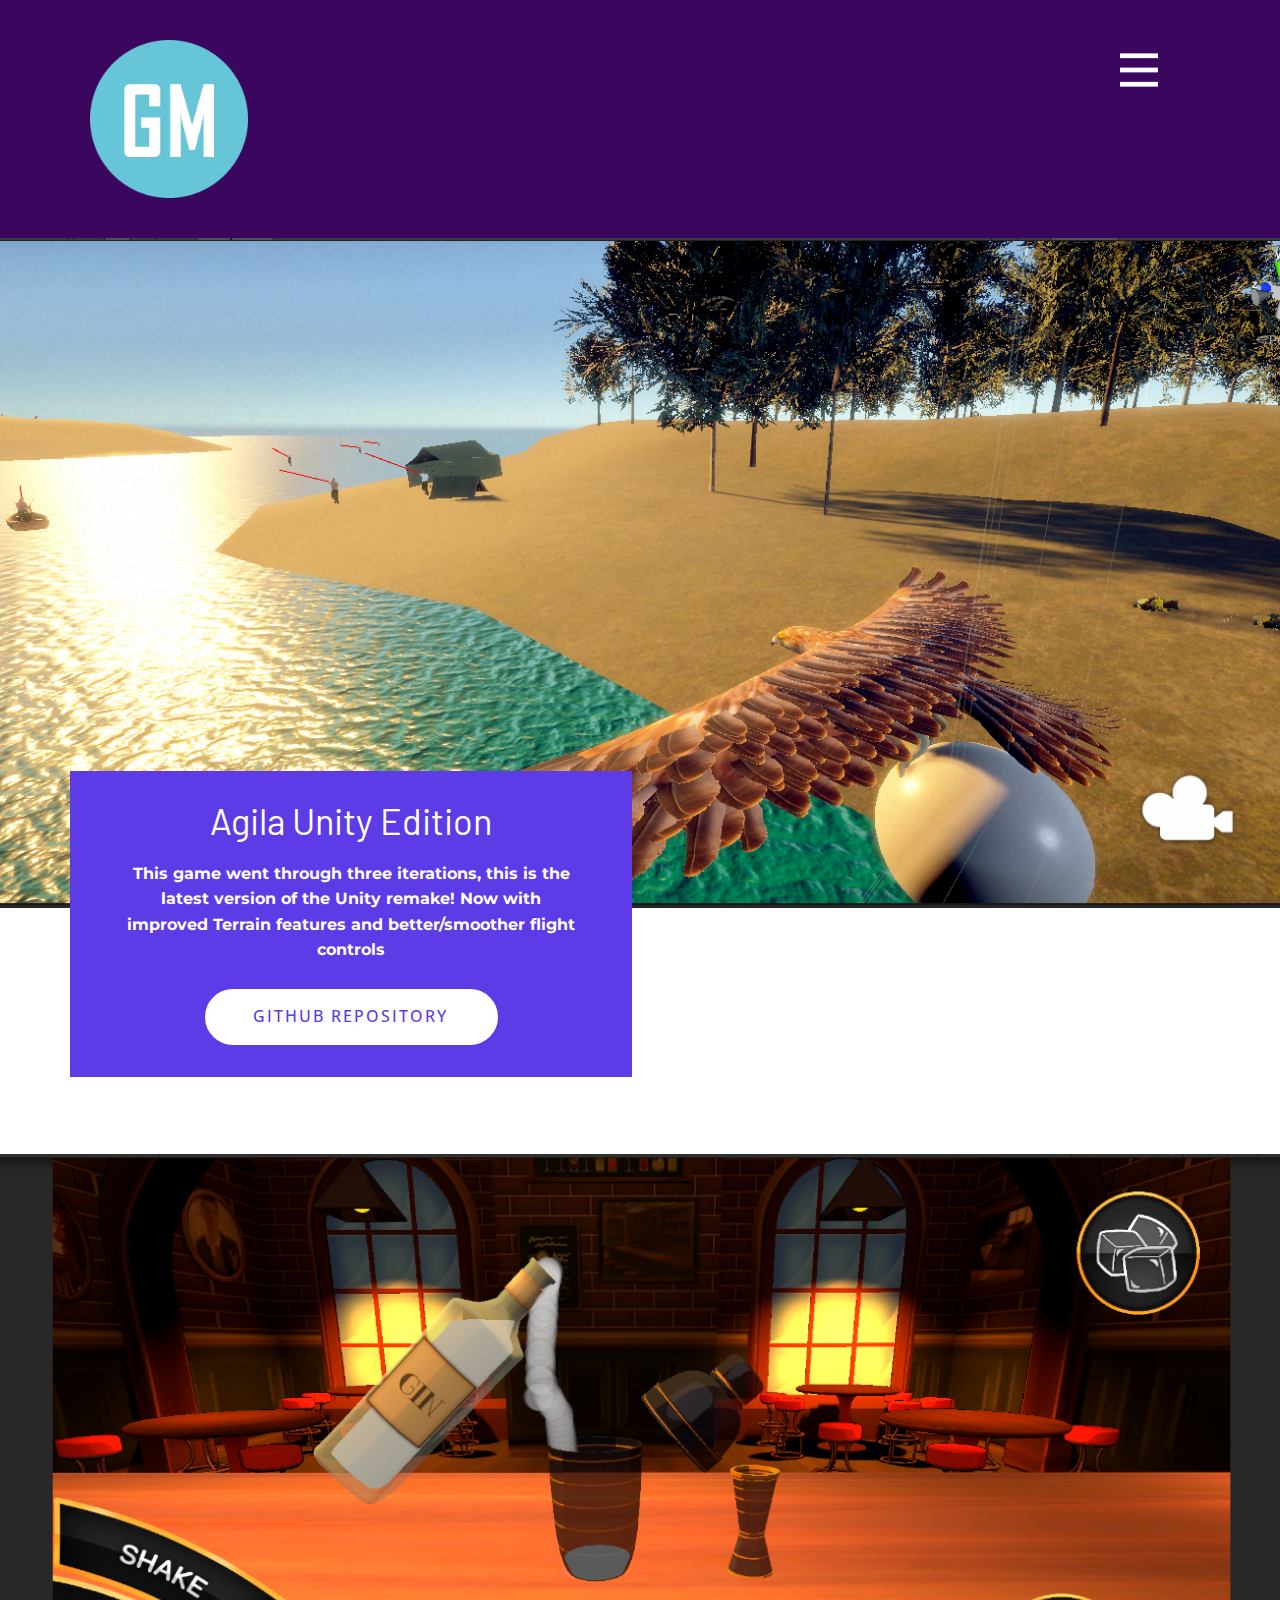
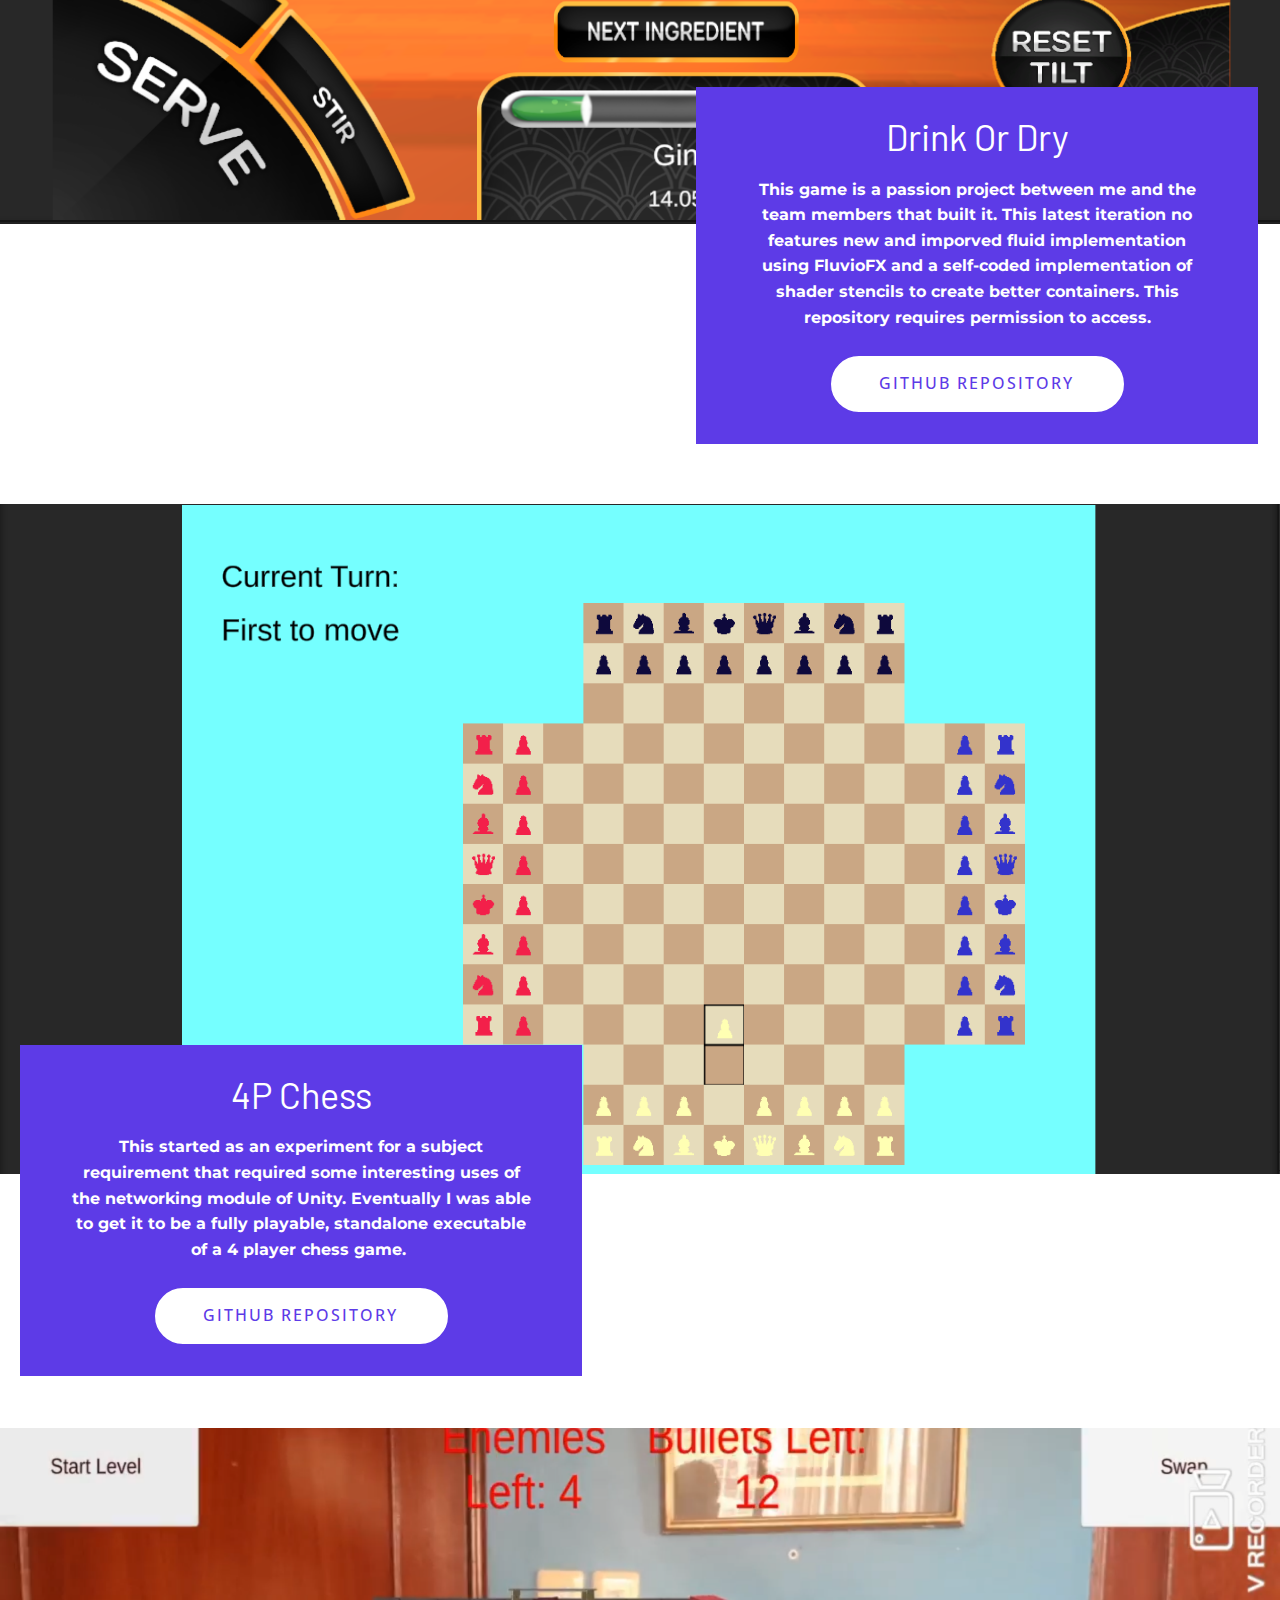
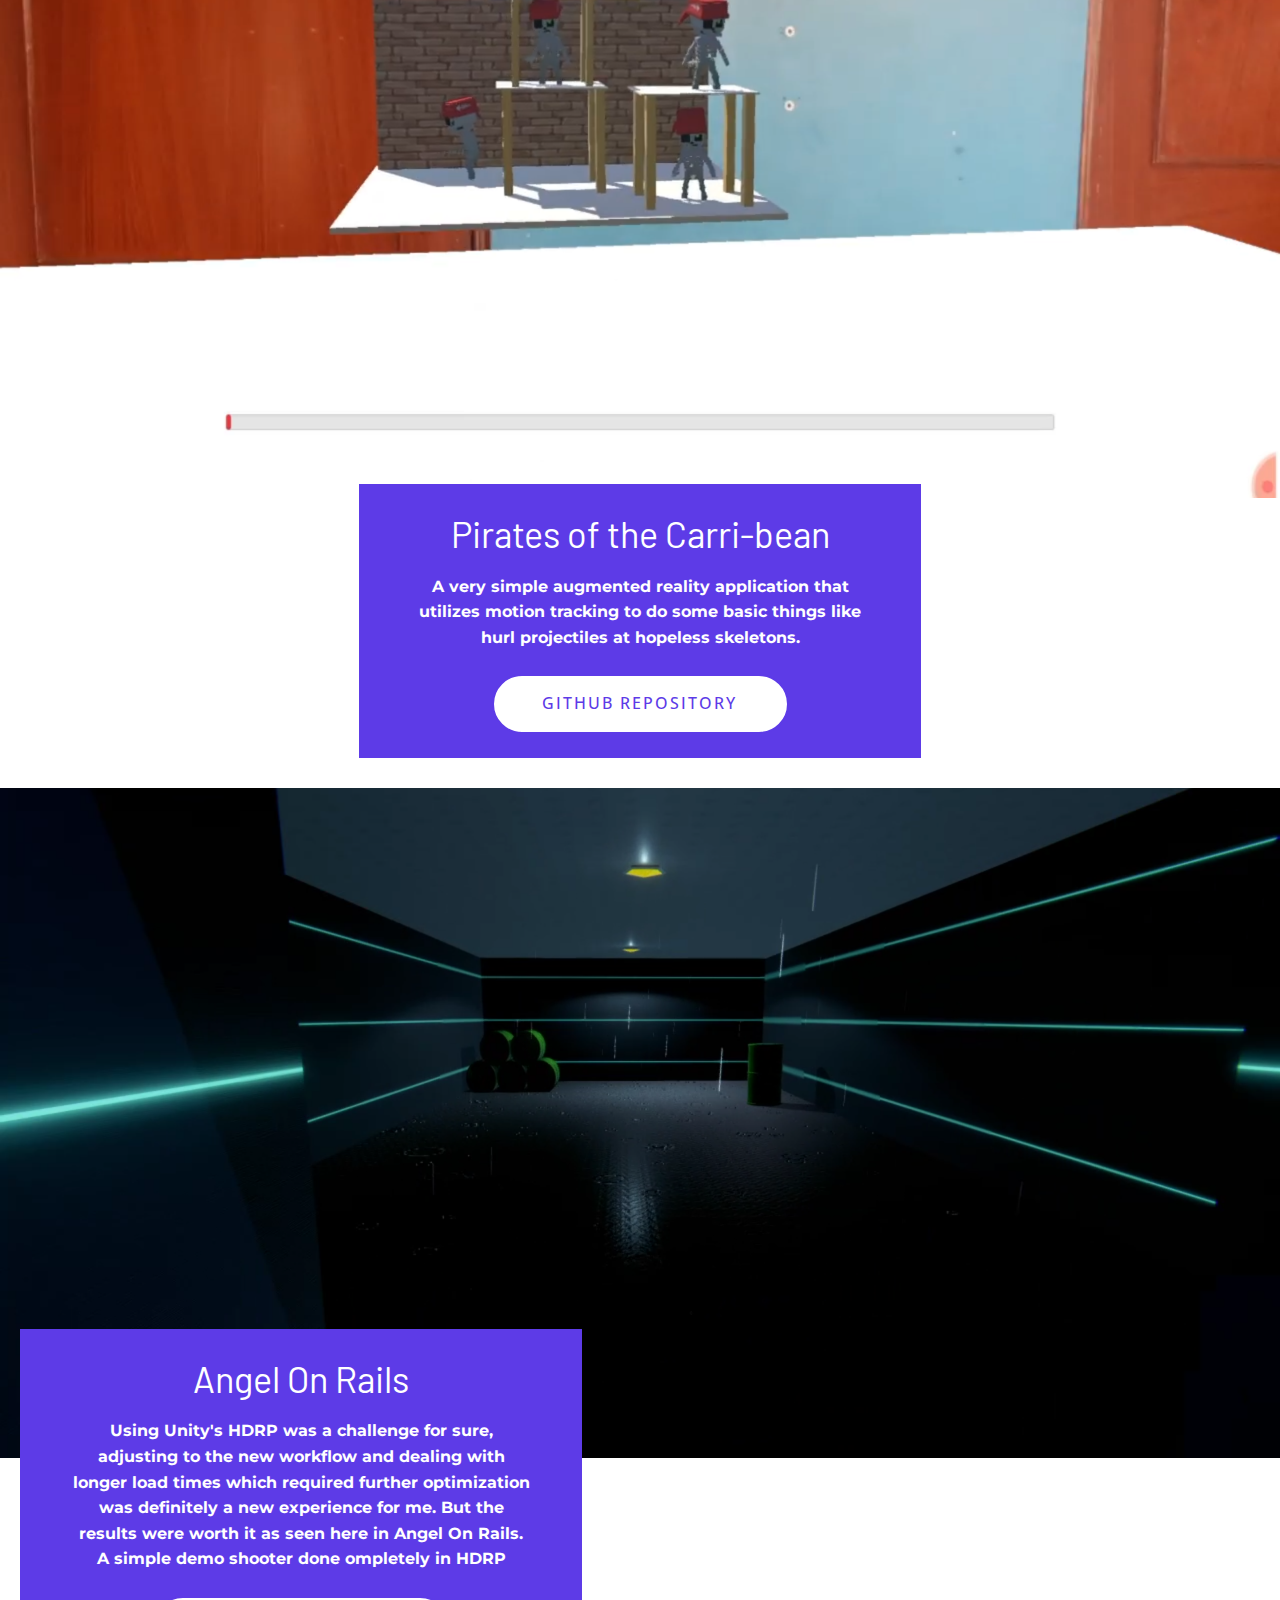
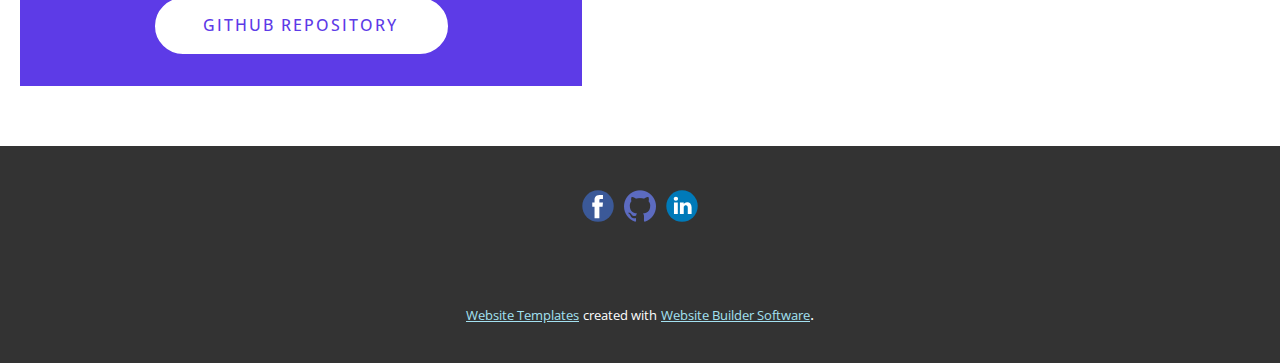
<file: Unity.html>
<!DOCTYPE html>
<html style="font-size: 16px;" lang="en"><head>
    <meta name="viewport" content="width=device-width, initial-scale=1.0">
    <meta charset="utf-8">
    <meta name="keywords" content="Agila Unity Edition, Drink Or Dry">
    <meta name="description" content="">
    <title>Unity</title>
    <link rel="stylesheet" href="nicepage.css" media="screen">
<link rel="stylesheet" href="Unity.css" media="screen">
    <script class="u-script" type="text/javascript" src="jquery.js" defer=""></script>
    <script class="u-script" type="text/javascript" src="nicepage.js" defer=""></script>
    <meta name="generator" content="Nicepage 4.13.4, nicepage.com">
    <link id="u-theme-google-font" rel="stylesheet" href="https://fonts.googleapis.com/css?family=Open+Sans:300,300i,400,400i,500,500i,600,600i,700,700i,800,800i|Barlow:100,100i,200,200i,300,300i,400,400i,500,500i,600,600i,700,700i,800,800i,900,900i">
    <link id="u-page-google-font" rel="stylesheet" href="https://fonts.googleapis.com/css?family=Montserrat:100,100i,200,200i,300,300i,400,400i,500,500i,600,600i,700,700i,800,800i,900,900i">
    
    
    
    
    
    
    <script type="application/ld+json">{
		"@context": "http://schema.org",
		"@type": "Organization",
		"name": "Portfolio",
		"logo": "images/Logo.png",
		"sameAs": [
				"https://www.facebook.com/gian.mauricio.9",
				"https://github.com/GianMauricio",
				"https://www.linkedin.com/in/gian-cedric-mauricio-136529191/"
		]
}</script>
    <meta name="theme-color" content="#29b7dd">
    <meta property="og:title" content="Unity">
    <meta property="og:type" content="website">
  </head>
  <body class="u-body u-xl-mode"><header class="u-clearfix u-header u-palette-2-base u-header" id="sec-2485"><div class="u-clearfix u-sheet u-sheet-1">
        <nav class="u-menu u-menu-one-level u-offcanvas u-menu-1" data-responsive-from="XL">
          <div class="menu-collapse" style="font-size: 1rem; letter-spacing: 0px; font-weight: 700; text-transform: uppercase;">
            <a class="u-button-style u-custom-active-border-color u-custom-border u-custom-border-color u-custom-borders u-custom-hover-border-color u-custom-left-right-menu-spacing u-custom-padding-bottom u-custom-text-color u-custom-text-hover-color u-custom-top-bottom-menu-spacing u-nav-link u-text-active-palette-1-base u-text-hover-palette-2-base u-text-white" href="#" style="padding: 11px 12px; font-size: calc(1em + 22px);">
              <svg class="u-svg-link" viewBox="0 0 24 24"><use xmlns:xlink="http://www.w3.org/1999/xlink" xlink:href="#menu-hamburger"></use></svg>
              <svg class="u-svg-content" version="1.1" id="menu-hamburger" viewBox="0 0 16 16" x="0px" y="0px" xmlns:xlink="http://www.w3.org/1999/xlink" xmlns="http://www.w3.org/2000/svg"><g><rect y="1" width="16" height="2"></rect><rect y="7" width="16" height="2"></rect><rect y="13" width="16" height="2"></rect>
</g></svg>
            </a>
          </div>
          <div class="u-nav-container" wfd-invisible="true">
            <ul class="u-nav u-spacing-30 u-unstyled u-nav-1"><li class="u-nav-item"><a class="u-border-2 u-border-active-palette-1-base u-border-hover-palette-1-base u-border-no-left u-border-no-right u-border-no-top u-button-style u-nav-link u-text-active-palette-1-base u-text-grey-90 u-text-hover-grey-90" href="Home.html" style="padding: 10px 0px;">Home</a>
</li><li class="u-nav-item"><a class="u-border-2 u-border-active-palette-1-base u-border-hover-palette-1-base u-border-no-left u-border-no-right u-border-no-top u-button-style u-nav-link u-text-active-palette-1-base u-text-grey-90 u-text-hover-grey-90" href="About.html" style="padding: 10px 0px;">About</a>
</li><li class="u-nav-item"><a class="u-border-2 u-border-active-palette-1-base u-border-hover-palette-1-base u-border-no-left u-border-no-right u-border-no-top u-button-style u-nav-link u-text-active-palette-1-base u-text-grey-90 u-text-hover-grey-90" href="Unity.html" style="padding: 10px 0px;">Unity</a>
</li><li class="u-nav-item"><a class="u-border-2 u-border-active-palette-1-base u-border-hover-palette-1-base u-border-no-left u-border-no-right u-border-no-top u-button-style u-nav-link u-text-active-palette-1-base u-text-grey-90 u-text-hover-grey-90" href="Unreal.html" style="padding: 10px 0px;">Unreal</a>
</li><li class="u-nav-item"><a class="u-border-2 u-border-active-palette-1-base u-border-hover-palette-1-base u-border-no-left u-border-no-right u-border-no-top u-button-style u-nav-link u-text-active-palette-1-base u-text-grey-90 u-text-hover-grey-90" href="EngineLess.html" style="padding: 10px 0px;">EngineLess</a>
</li></ul>
          </div>
          <div class="u-nav-container-collapse">
            <div class="u-black u-container-style u-inner-container-layout u-opacity u-opacity-95 u-sidenav">
              <div class="u-inner-container-layout u-sidenav-overflow">
                <div class="u-menu-close"></div>
                <ul class="u-align-center u-nav u-popupmenu-items u-unstyled u-nav-2"><li class="u-nav-item"><a class="u-button-style u-nav-link" href="Home.html" style="padding: 10px 20px;">Home</a>
</li><li class="u-nav-item"><a class="u-button-style u-nav-link" href="About.html" style="padding: 10px 20px;">About</a>
</li><li class="u-nav-item"><a class="u-button-style u-nav-link" href="Unity.html" style="padding: 10px 20px;">Unity</a>
</li><li class="u-nav-item"><a class="u-button-style u-nav-link" href="Unreal.html" style="padding: 10px 20px;">Unreal</a>
</li><li class="u-nav-item"><a class="u-button-style u-nav-link" href="EngineLess.html" style="padding: 10px 20px;">EngineLess</a>
</li></ul>
              </div>
            </div>
            <div class="u-black u-menu-overlay u-opacity u-opacity-70" wfd-invisible="true"></div>
          </div>
        </nav>
        <a href="https://www.linkedin.com/in/gian-cedric-mauricio-136529191/" class="u-image u-logo u-image-1" data-image-width="200" data-image-height="200" title="MainLogo">
          <img src="images/Logo.png" class="u-logo-image u-logo-image-1">
        </a>
      </div></header>
    <section class="skrollable skrollable-between u-align-left u-clearfix u-white u-section-1" src="" id="carousel_888f">
      <img class="u-expanded-width u-image u-image-1" src="images/image.png" data-image-width="1408" data-image-height="682">
      <div class="u-align-center u-container-style u-group u-palette-3-base u-group-1">
        <div class="u-container-layout u-valign-top u-container-layout-1">
          <h2 class="u-text u-text-default u-text-1">Agila Unity Edition</h2>
          <p class="u-custom-font u-font-montserrat u-text u-text-2">This game went through three iterations, this is the latest version of the Unity remake! Now with improved Terrain features and better/smoother flight controls</p>
          <a href="https://github.com/GianMauricio/AgilaReborn" class="u-active-palette-3-base u-border-2 u-border-active-palette-3-base u-border-hover-palette-3-base u-border-palette-3-base u-btn u-btn-round u-button-style u-hover-palette-3-base u-radius-50 u-text-active-white u-text-hover-white u-text-palette-3-base u-white u-btn-1" target="_blank">GitHub Repository</a>
        </div>
      </div>
    </section>
    <section class="skrollable skrollable-between u-align-left u-clearfix u-white u-section-2" src="" id="sec-3b1a">
      <img class="u-expanded-width u-image u-image-1" src="images/image1.png" data-image-width="1432" data-image-height="662">
      <div class="u-align-center u-container-style u-group u-palette-3-base u-group-1">
        <div class="u-container-layout u-valign-top u-container-layout-1">
          <h2 class="u-text u-text-default u-text-1">Drink Or Dry</h2>
          <p class="u-custom-font u-font-montserrat u-text u-text-2">This game is a passion project between me and the team members that built it. This latest iteration no features new and imporved fluid implementation using FluvioFX and a self-coded implementation of shader stencils to create better containers. This repository requires permission to access.</p>
          <a href="https://github.com/GianMauricio/DrinkOrDryDevelopmentRelease" class="u-active-palette-3-base u-border-2 u-border-active-palette-3-base u-border-hover-palette-3-base u-border-palette-3-base u-btn u-btn-round u-button-style u-hover-palette-3-base u-radius-50 u-text-active-white u-text-hover-white u-text-palette-3-base u-white u-btn-1" target="_blank">GitHub Repository</a>
        </div>
      </div>
    </section>
    <section class="skrollable skrollable-between u-align-left u-clearfix u-white u-section-3" src="" id="carousel_3f96">
      <img class="u-expanded-width u-image u-image-1" src="images/image2.png" data-image-width="1435" data-image-height="842">
      <div class="u-align-center u-container-style u-group u-palette-3-base u-group-1">
        <div class="u-container-layout u-valign-top u-container-layout-1">
          <h2 class="u-text u-text-default u-text-1">4P Chess</h2>
          <p class="u-custom-font u-font-montserrat u-text u-text-2">This started as an experiment for a subject requirement that required some interesting uses of the networking module of Unity. Eventually I was able to get it to be a fully playable, standalone executable of a 4 player chess game.&nbsp;</p>
          <a href="https://github.com/GianMauricio/Unity4PChess" class="u-active-palette-3-base u-border-2 u-border-active-palette-3-base u-border-hover-palette-3-base u-border-palette-3-base u-btn u-btn-round u-button-style u-hover-palette-3-base u-radius-50 u-text-active-white u-text-hover-white u-text-palette-3-base u-white u-btn-1" target="_blank">GitHub Repository</a>
        </div>
      </div>
    </section>
    <section class="skrollable skrollable-between u-align-left u-clearfix u-white u-section-4" src="" id="carousel_5889">
      <img class="u-expanded-width u-image u-image-1" src="images/image3.png" data-image-width="1920" data-image-height="1080">
      <div class="u-align-center u-container-style u-group u-palette-3-base u-group-1">
        <div class="u-container-layout u-valign-top u-container-layout-1">
          <h2 class="u-text u-text-default u-text-1">Pirates of the Carri-bean</h2>
          <p class="u-custom-font u-font-montserrat u-text u-text-2">A very simple augmented reality application that utilizes motion tracking to do some basic things like hurl projectiles at hopeless skeletons.</p>
          <a href="https://github.com/GianMauricio/ARAngryBirds" class="u-active-palette-3-base u-border-2 u-border-active-palette-3-base u-border-hover-palette-3-base u-border-palette-3-base u-btn u-btn-round u-button-style u-hover-palette-3-base u-radius-50 u-text-active-white u-text-hover-white u-text-palette-3-base u-white u-btn-1" target="_blank">GitHub Repository</a>
        </div>
      </div>
    </section>
    <section class="skrollable skrollable-between u-align-left u-clearfix u-white u-section-5" src="" id="carousel_b31d">
      <img class="u-expanded-width u-image u-image-1" src="images/image4.png" data-image-width="1920" data-image-height="1080">
      <div class="u-align-center u-container-style u-group u-palette-3-base u-group-1">
        <div class="u-container-layout u-valign-bottom u-container-layout-1">
          <h2 class="u-text u-text-default u-text-1">Angel On Rails</h2>
          <p class="u-custom-font u-font-montserrat u-text u-text-2">Using Unity's HDRP was a challenge for sure, adjusting to the new workflow and dealing with longer load times which required further optimization was definitely a new experience for me. But the results were worth it as seen here in Angel On Rails. A simple demo shooter done ompletely in HDRP</p>
          <a href="https://github.com/GianMauricio/AngelOnRails" class="u-active-palette-3-base u-border-2 u-border-active-palette-3-base u-border-hover-palette-3-base u-border-palette-3-base u-btn u-btn-round u-button-style u-hover-palette-3-base u-radius-50 u-text-active-white u-text-hover-white u-text-palette-3-base u-white u-btn-1" target="_blank">GitHub Repository</a>
        </div>
      </div>
    </section>
    
    
    <footer class="u-clearfix u-footer u-grey-80" id="sec-2692"><div class="u-clearfix u-sheet u-sheet-1">
        <div class="u-align-left u-social-icons u-spacing-10 u-social-icons-1">
          <a class="u-social-url" title="facebook" target="_blank" href="https://www.facebook.com/gian.mauricio.9"><span class="u-icon u-social-facebook u-social-icon u-icon-1"><svg class="u-svg-link" preserveAspectRatio="xMidYMin slice" viewBox="0 0 112 112" style=""><use xmlns:xlink="http://www.w3.org/1999/xlink" xlink:href="#svg-3f76"></use></svg><svg class="u-svg-content" viewBox="0 0 112 112" x="0" y="0" id="svg-3f76"><circle fill="currentColor" cx="56.1" cy="56.1" r="55"></circle><path fill="#FFFFFF" d="M73.5,31.6h-9.1c-1.4,0-3.6,0.8-3.6,3.9v8.5h12.6L72,58.3H60.8v40.8H43.9V58.3h-8V43.9h8v-9.2
            c0-6.7,3.1-17,17-17h12.5v13.9H73.5z"></path></svg></span>
          </a>
          <a class="u-social-url" title="GitHub" target="_blank" href="https://github.com/GianMauricio"><span class="u-file-icon u-icon u-social-icon u-social-instagram u-icon-2"><img src="images/733553.png" alt=""></span>
          </a>
          <a class="u-social-url" title="linkedin" target="_blank" href="https://www.linkedin.com/in/gian-cedric-mauricio-136529191/"><span class="u-icon u-social-icon u-social-linkedin u-icon-3"><svg class="u-svg-link" preserveAspectRatio="xMidYMin slice" viewBox="0 0 112 112" style=""><use xmlns:xlink="http://www.w3.org/1999/xlink" xlink:href="#svg-93ad"></use></svg><svg class="u-svg-content" viewBox="0 0 112 112" x="0" y="0" id="svg-93ad"><circle fill="currentColor" cx="56.1" cy="56.1" r="55"></circle><path fill="#FFFFFF" d="M41.3,83.7H27.9V43.4h13.4V83.7z M34.6,37.9L34.6,37.9c-4.6,0-7.5-3.1-7.5-7c0-4,3-7,7.6-7s7.4,3,7.5,7
            C42.2,34.8,39.2,37.9,34.6,37.9z M89.6,83.7H76.2V62.2c0-5.4-1.9-9.1-6.8-9.1c-3.7,0-5.9,2.5-6.9,4.9c-0.4,0.9-0.4,2.1-0.4,3.3v22.5
            H48.7c0,0,0.2-36.5,0-40.3h13.4v5.7c1.8-2.7,5-6.7,12.1-6.7c8.8,0,15.4,5.8,15.4,18.1V83.7z"></path></svg></span>
          </a>
        </div>
      </div></footer>
    <section class="u-backlink u-clearfix u-grey-80">
      <a class="u-link" href="https://nicepage.com/website-templates" target="_blank">
        <span>Website Templates</span>
      </a>
      <p class="u-text">
        <span>created with</span>
      </p>
      <a class="u-link" href="" target="_blank">
        <span>Website Builder Software</span>
      </a>. 
    </section>
  
</body></html>
</file>
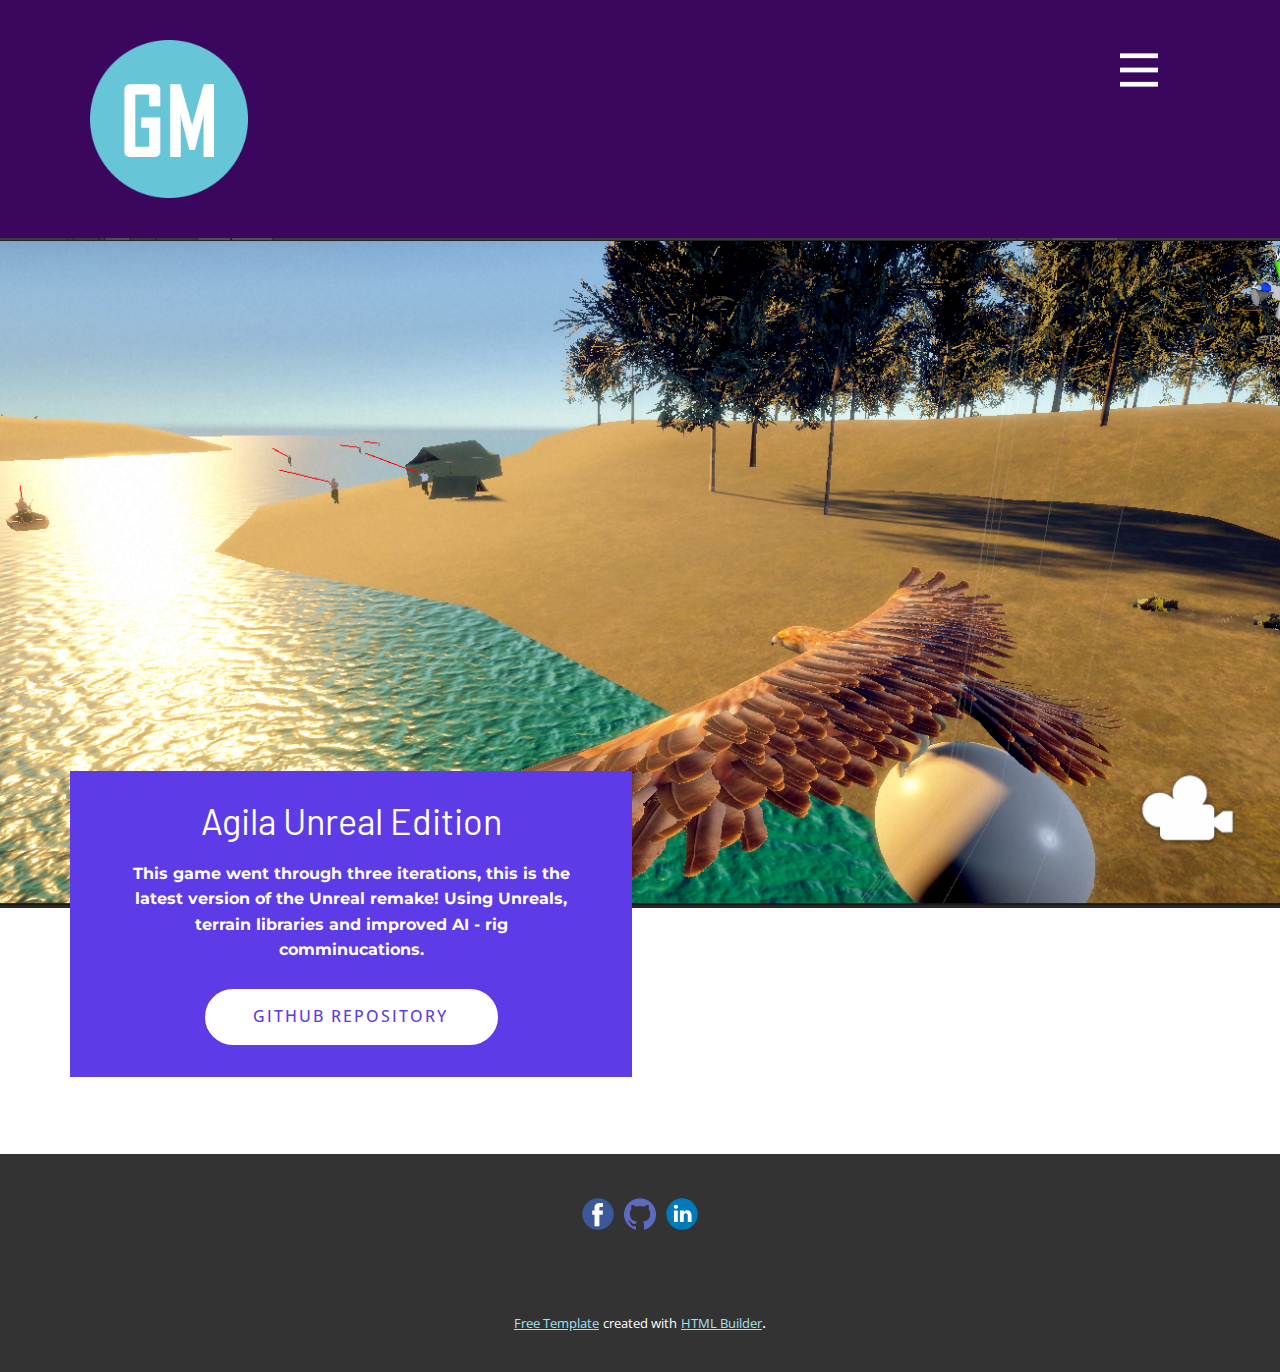
<file: Unreal.html>
<!DOCTYPE html>
<html style="font-size: 16px;" lang="en"><head>
    <meta name="viewport" content="width=device-width, initial-scale=1.0">
    <meta charset="utf-8">
    <meta name="keywords" content="Agila Unity Edition, Drink Or Dry">
    <meta name="description" content="">
    <title>Unreal</title>
    <link rel="stylesheet" href="nicepage.css" media="screen">
<link rel="stylesheet" href="Unreal.css" media="screen">
    <script class="u-script" type="text/javascript" src="jquery.js" defer=""></script>
    <script class="u-script" type="text/javascript" src="nicepage.js" defer=""></script>
    <meta name="generator" content="Nicepage 4.13.4, nicepage.com">
    <link id="u-theme-google-font" rel="stylesheet" href="https://fonts.googleapis.com/css?family=Open+Sans:300,300i,400,400i,500,500i,600,600i,700,700i,800,800i|Barlow:100,100i,200,200i,300,300i,400,400i,500,500i,600,600i,700,700i,800,800i,900,900i">
    <link id="u-page-google-font" rel="stylesheet" href="https://fonts.googleapis.com/css?family=Montserrat:100,100i,200,200i,300,300i,400,400i,500,500i,600,600i,700,700i,800,800i,900,900i">
    
    
    <script type="application/ld+json">{
		"@context": "http://schema.org",
		"@type": "Organization",
		"name": "Portfolio",
		"logo": "images/Logo.png",
		"sameAs": [
				"https://www.facebook.com/gian.mauricio.9",
				"https://github.com/GianMauricio",
				"https://www.linkedin.com/in/gian-cedric-mauricio-136529191/"
		]
}</script>
    <meta name="theme-color" content="#29b7dd">
    <meta property="og:title" content="Unreal">
    <meta property="og:type" content="website">
  </head>
  <body class="u-body u-xl-mode"><header class="u-clearfix u-header u-palette-2-base u-header" id="sec-2485"><div class="u-clearfix u-sheet u-sheet-1">
        <nav class="u-menu u-menu-one-level u-offcanvas u-menu-1" data-responsive-from="XL">
          <div class="menu-collapse" style="font-size: 1rem; letter-spacing: 0px; font-weight: 700; text-transform: uppercase;">
            <a class="u-button-style u-custom-active-border-color u-custom-border u-custom-border-color u-custom-borders u-custom-hover-border-color u-custom-left-right-menu-spacing u-custom-padding-bottom u-custom-text-color u-custom-text-hover-color u-custom-top-bottom-menu-spacing u-nav-link u-text-active-palette-1-base u-text-hover-palette-2-base u-text-white" href="#" style="padding: 11px 12px; font-size: calc(1em + 22px);">
              <svg class="u-svg-link" viewBox="0 0 24 24"><use xmlns:xlink="http://www.w3.org/1999/xlink" xlink:href="#menu-hamburger"></use></svg>
              <svg class="u-svg-content" version="1.1" id="menu-hamburger" viewBox="0 0 16 16" x="0px" y="0px" xmlns:xlink="http://www.w3.org/1999/xlink" xmlns="http://www.w3.org/2000/svg"><g><rect y="1" width="16" height="2"></rect><rect y="7" width="16" height="2"></rect><rect y="13" width="16" height="2"></rect>
</g></svg>
            </a>
          </div>
          <div class="u-nav-container" wfd-invisible="true">
            <ul class="u-nav u-spacing-30 u-unstyled u-nav-1"><li class="u-nav-item"><a class="u-border-2 u-border-active-palette-1-base u-border-hover-palette-1-base u-border-no-left u-border-no-right u-border-no-top u-button-style u-nav-link u-text-active-palette-1-base u-text-grey-90 u-text-hover-grey-90" href="Home.html" style="padding: 10px 0px;">Home</a>
</li><li class="u-nav-item"><a class="u-border-2 u-border-active-palette-1-base u-border-hover-palette-1-base u-border-no-left u-border-no-right u-border-no-top u-button-style u-nav-link u-text-active-palette-1-base u-text-grey-90 u-text-hover-grey-90" href="About.html" style="padding: 10px 0px;">About</a>
</li><li class="u-nav-item"><a class="u-border-2 u-border-active-palette-1-base u-border-hover-palette-1-base u-border-no-left u-border-no-right u-border-no-top u-button-style u-nav-link u-text-active-palette-1-base u-text-grey-90 u-text-hover-grey-90" href="Unity.html" style="padding: 10px 0px;">Unity</a>
</li><li class="u-nav-item"><a class="u-border-2 u-border-active-palette-1-base u-border-hover-palette-1-base u-border-no-left u-border-no-right u-border-no-top u-button-style u-nav-link u-text-active-palette-1-base u-text-grey-90 u-text-hover-grey-90" href="Unreal.html" style="padding: 10px 0px;">Unreal</a>
</li><li class="u-nav-item"><a class="u-border-2 u-border-active-palette-1-base u-border-hover-palette-1-base u-border-no-left u-border-no-right u-border-no-top u-button-style u-nav-link u-text-active-palette-1-base u-text-grey-90 u-text-hover-grey-90" href="EngineLess.html" style="padding: 10px 0px;">EngineLess</a>
</li></ul>
          </div>
          <div class="u-nav-container-collapse">
            <div class="u-black u-container-style u-inner-container-layout u-opacity u-opacity-95 u-sidenav">
              <div class="u-inner-container-layout u-sidenav-overflow">
                <div class="u-menu-close"></div>
                <ul class="u-align-center u-nav u-popupmenu-items u-unstyled u-nav-2"><li class="u-nav-item"><a class="u-button-style u-nav-link" href="Home.html" style="padding: 10px 20px;">Home</a>
</li><li class="u-nav-item"><a class="u-button-style u-nav-link" href="About.html" style="padding: 10px 20px;">About</a>
</li><li class="u-nav-item"><a class="u-button-style u-nav-link" href="Unity.html" style="padding: 10px 20px;">Unity</a>
</li><li class="u-nav-item"><a class="u-button-style u-nav-link" href="Unreal.html" style="padding: 10px 20px;">Unreal</a>
</li><li class="u-nav-item"><a class="u-button-style u-nav-link" href="EngineLess.html" style="padding: 10px 20px;">EngineLess</a>
</li></ul>
              </div>
            </div>
            <div class="u-black u-menu-overlay u-opacity u-opacity-70" wfd-invisible="true"></div>
          </div>
        </nav>
        <a href="https://www.linkedin.com/in/gian-cedric-mauricio-136529191/" class="u-image u-logo u-image-1" data-image-width="200" data-image-height="200" title="MainLogo">
          <img src="images/Logo.png" class="u-logo-image u-logo-image-1">
        </a>
      </div></header>
    <section class="skrollable skrollable-between u-align-left u-clearfix u-white u-section-1" src="" id="carousel_888f">
      <img class="u-expanded-width u-image u-image-1" src="images/image.png" data-image-width="1408" data-image-height="682">
      <div class="u-align-center u-container-style u-group u-palette-3-base u-group-1">
        <div class="u-container-layout u-valign-top u-container-layout-1">
          <h2 class="u-text u-text-default u-text-1">Agila Unreal Edition</h2>
          <p class="u-custom-font u-font-montserrat u-text u-text-2">This game went through three iterations, this is the latest version of the Unreal remake! Using Unreals, terrain libraries and improved AI - rig comminucations.</p>
          <a href="https://github.com/GianMauricio/AGILA_27-11-20/" class="u-active-palette-3-base u-border-2 u-border-active-palette-3-base u-border-hover-palette-3-base u-border-palette-3-base u-btn u-btn-round u-button-style u-hover-palette-3-base u-radius-50 u-text-active-white u-text-hover-white u-text-palette-3-base u-white u-btn-1" target="_blank">GitHub Repository</a>
        </div>
      </div>
    </section>
    
    
    <footer class="u-clearfix u-footer u-grey-80" id="sec-2692"><div class="u-clearfix u-sheet u-sheet-1">
        <div class="u-align-left u-social-icons u-spacing-10 u-social-icons-1">
          <a class="u-social-url" title="facebook" target="_blank" href="https://www.facebook.com/gian.mauricio.9"><span class="u-icon u-social-facebook u-social-icon u-icon-1"><svg class="u-svg-link" preserveAspectRatio="xMidYMin slice" viewBox="0 0 112 112" style=""><use xmlns:xlink="http://www.w3.org/1999/xlink" xlink:href="#svg-3f76"></use></svg><svg class="u-svg-content" viewBox="0 0 112 112" x="0" y="0" id="svg-3f76"><circle fill="currentColor" cx="56.1" cy="56.1" r="55"></circle><path fill="#FFFFFF" d="M73.5,31.6h-9.1c-1.4,0-3.6,0.8-3.6,3.9v8.5h12.6L72,58.3H60.8v40.8H43.9V58.3h-8V43.9h8v-9.2
            c0-6.7,3.1-17,17-17h12.5v13.9H73.5z"></path></svg></span>
          </a>
          <a class="u-social-url" title="GitHub" target="_blank" href="https://github.com/GianMauricio"><span class="u-file-icon u-icon u-social-icon u-social-instagram u-icon-2"><img src="images/733553.png" alt=""></span>
          </a>
          <a class="u-social-url" title="linkedin" target="_blank" href="https://www.linkedin.com/in/gian-cedric-mauricio-136529191/"><span class="u-icon u-social-icon u-social-linkedin u-icon-3"><svg class="u-svg-link" preserveAspectRatio="xMidYMin slice" viewBox="0 0 112 112" style=""><use xmlns:xlink="http://www.w3.org/1999/xlink" xlink:href="#svg-93ad"></use></svg><svg class="u-svg-content" viewBox="0 0 112 112" x="0" y="0" id="svg-93ad"><circle fill="currentColor" cx="56.1" cy="56.1" r="55"></circle><path fill="#FFFFFF" d="M41.3,83.7H27.9V43.4h13.4V83.7z M34.6,37.9L34.6,37.9c-4.6,0-7.5-3.1-7.5-7c0-4,3-7,7.6-7s7.4,3,7.5,7
            C42.2,34.8,39.2,37.9,34.6,37.9z M89.6,83.7H76.2V62.2c0-5.4-1.9-9.1-6.8-9.1c-3.7,0-5.9,2.5-6.9,4.9c-0.4,0.9-0.4,2.1-0.4,3.3v22.5
            H48.7c0,0,0.2-36.5,0-40.3h13.4v5.7c1.8-2.7,5-6.7,12.1-6.7c8.8,0,15.4,5.8,15.4,18.1V83.7z"></path></svg></span>
          </a>
        </div>
      </div></footer>
    <section class="u-backlink u-clearfix u-grey-80">
      <a class="u-link" href="https://nicepage.com/templates" target="_blank">
        <span>Free Template</span>
      </a>
      <p class="u-text">
        <span>created with</span>
      </p>
      <a class="u-link" href="https://nicepage.com/html-website-builder" target="_blank">
        <span>HTML Builder</span>
      </a>. 
    </section>
  
</body></html>
</file>
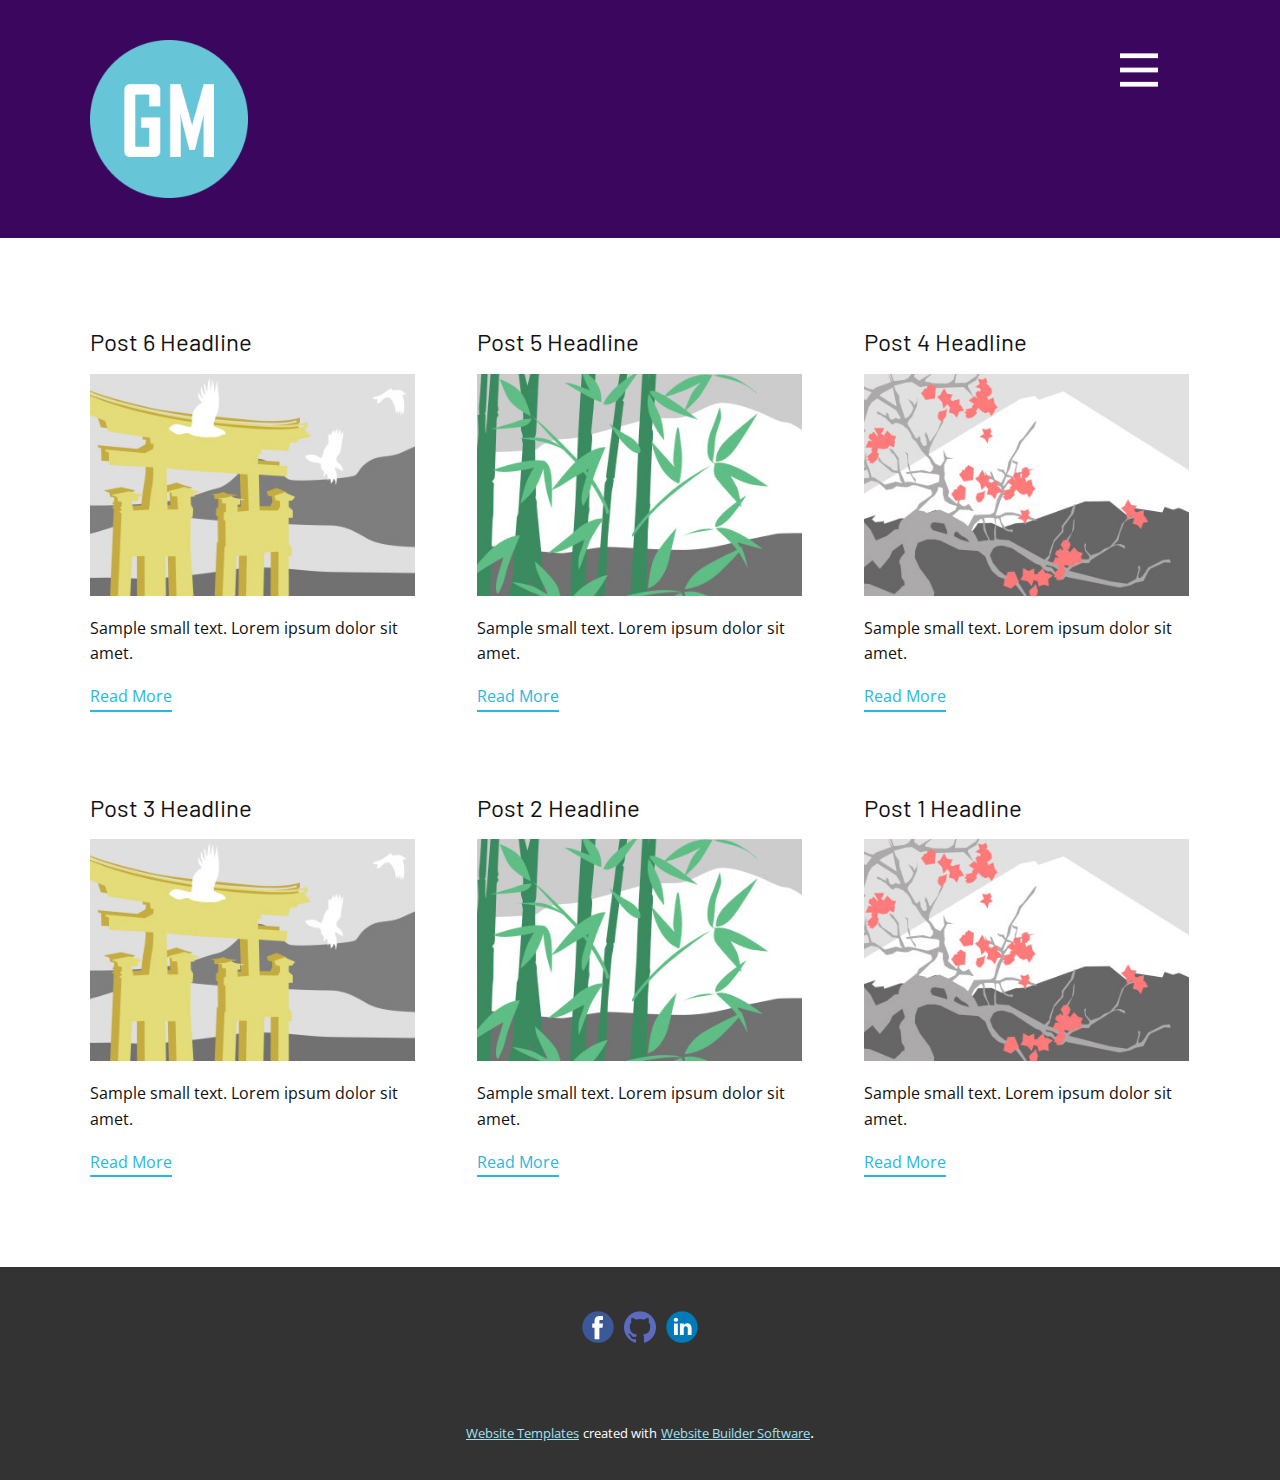
<file: blog/blog.html>
<html style="font-size: 16px;" lang="en"><head>
    <meta name="viewport" content="width=device-width, initial-scale=1.0">
    <meta charset="utf-8">
    <meta name="keywords" content="">
    <meta name="description" content="">
    <title>Blog Template</title>
    <link rel="stylesheet" href="../nicepage.css" media="screen">
<link rel="stylesheet" href="../Blog-Template.css" media="screen">
    <script class="u-script" type="text/javascript" src="../jquery.js" defer=""></script>
    <script class="u-script" type="text/javascript" src="../nicepage.js" defer=""></script>
    <meta name="generator" content="Nicepage 4.13.4, nicepage.com">
    <link id="u-theme-google-font" rel="stylesheet" href="https://fonts.googleapis.com/css?family=Open+Sans:300,300i,400,400i,500,500i,600,600i,700,700i,800,800i|Barlow:100,100i,200,200i,300,300i,400,400i,500,500i,600,600i,700,700i,800,800i,900,900i">
    
    
    <script type="application/ld+json">{
		"@context": "http://schema.org",
		"@type": "Organization",
		"name": "Portfolio",
		"logo": "images/Logo.png",
		"sameAs": [
				"https://www.facebook.com/gian.mauricio.9",
				"https://github.com/GianMauricio",
				"https://www.linkedin.com/in/gian-cedric-mauricio-136529191/"
		]
}</script>
    <meta name="theme-color" content="#29b7dd">
  </head>
  <body class="u-body u-xl-mode"><header class="u-clearfix u-header u-palette-2-base u-header" id="sec-2485"><div class="u-clearfix u-sheet u-sheet-1">
        <nav class="u-menu u-menu-one-level u-offcanvas u-menu-1" data-responsive-from="XL">
          <div class="menu-collapse" style="font-size: 1rem; letter-spacing: 0px; font-weight: 700; text-transform: uppercase;">
            <a class="u-button-style u-custom-active-border-color u-custom-border u-custom-border-color u-custom-borders u-custom-hover-border-color u-custom-left-right-menu-spacing u-custom-padding-bottom u-custom-text-color u-custom-text-hover-color u-custom-top-bottom-menu-spacing u-nav-link u-text-active-palette-1-base u-text-hover-palette-2-base u-text-white" href="#" style="padding: 11px 12px; font-size: calc(1em + 22px);">
              <svg class="u-svg-link" viewBox="0 0 24 24"><use xmlns:xlink="http://www.w3.org/1999/xlink" xlink:href="#menu-hamburger"></use></svg>
              <svg class="u-svg-content" version="1.1" id="menu-hamburger" viewBox="0 0 16 16" x="0px" y="0px" xmlns:xlink="http://www.w3.org/1999/xlink" xmlns="http://www.w3.org/2000/svg"><g><rect y="1" width="16" height="2"></rect><rect y="7" width="16" height="2"></rect><rect y="13" width="16" height="2"></rect>
</g></svg>
            </a>
          </div>
          <div class="u-nav-container" wfd-invisible="true">
            <ul class="u-nav u-spacing-30 u-unstyled u-nav-1"><li class="u-nav-item"><a class="u-border-2 u-border-active-palette-1-base u-border-hover-palette-1-base u-border-no-left u-border-no-right u-border-no-top u-button-style u-nav-link u-text-active-palette-1-base u-text-grey-90 u-text-hover-grey-90" href="../Home.html" style="padding: 10px 0px;">Home</a>
</li><li class="u-nav-item"><a class="u-border-2 u-border-active-palette-1-base u-border-hover-palette-1-base u-border-no-left u-border-no-right u-border-no-top u-button-style u-nav-link u-text-active-palette-1-base u-text-grey-90 u-text-hover-grey-90" href="../About.html" style="padding: 10px 0px;">About</a>
</li><li class="u-nav-item"><a class="u-border-2 u-border-active-palette-1-base u-border-hover-palette-1-base u-border-no-left u-border-no-right u-border-no-top u-button-style u-nav-link u-text-active-palette-1-base u-text-grey-90 u-text-hover-grey-90" href="../Unity.html" style="padding: 10px 0px;">Unity</a>
</li><li class="u-nav-item"><a class="u-border-2 u-border-active-palette-1-base u-border-hover-palette-1-base u-border-no-left u-border-no-right u-border-no-top u-button-style u-nav-link u-text-active-palette-1-base u-text-grey-90 u-text-hover-grey-90" href="../Unreal.html" style="padding: 10px 0px;">Unreal</a>
</li><li class="u-nav-item"><a class="u-border-2 u-border-active-palette-1-base u-border-hover-palette-1-base u-border-no-left u-border-no-right u-border-no-top u-button-style u-nav-link u-text-active-palette-1-base u-text-grey-90 u-text-hover-grey-90" href="../EngineLess.html" style="padding: 10px 0px;">EngineLess</a>
</li></ul>
          </div>
          <div class="u-nav-container-collapse">
            <div class="u-black u-container-style u-inner-container-layout u-opacity u-opacity-95 u-sidenav">
              <div class="u-inner-container-layout u-sidenav-overflow">
                <div class="u-menu-close"></div>
                <ul class="u-align-center u-nav u-popupmenu-items u-unstyled u-nav-2"><li class="u-nav-item"><a class="u-button-style u-nav-link" href="../Home.html" style="padding: 10px 20px;">Home</a>
</li><li class="u-nav-item"><a class="u-button-style u-nav-link" href="../About.html" style="padding: 10px 20px;">About</a>
</li><li class="u-nav-item"><a class="u-button-style u-nav-link" href="../Unity.html" style="padding: 10px 20px;">Unity</a>
</li><li class="u-nav-item"><a class="u-button-style u-nav-link" href="../Unreal.html" style="padding: 10px 20px;">Unreal</a>
</li><li class="u-nav-item"><a class="u-button-style u-nav-link" href="../EngineLess.html" style="padding: 10px 20px;">EngineLess</a>
</li></ul>
              </div>
            </div>
            <div class="u-black u-menu-overlay u-opacity u-opacity-70" wfd-invisible="true"></div>
          </div>
        </nav>
        <a href="https://www.linkedin.com/in/gian-cedric-mauricio-136529191/" class="u-image u-logo u-image-1" data-image-width="200" data-image-height="200" title="MainLogo">
          <img src="../images/Logo.png" class="u-logo-image u-logo-image-1">
        </a>
      </div></header>
    <section class="u-clearfix u-section-1" id="sec-d262">
      <div class="u-clearfix u-sheet u-valign-middle u-sheet-1"><!--blog--><!--blog_options_json--><!--{"type":"Recent","source":"","tags":"","count":""}--><!--/blog_options_json-->
        <div class="u-blog u-expanded-width u-repeater u-repeater-1"><!--blog_post-->
          <div class="u-blog-post u-container-style u-repeater-item u-white u-repeater-item-1">
            <div class="u-container-layout u-similar-container u-valign-top u-container-layout-1"><!--blog_post_header-->
              <h4 class="u-blog-control u-text u-text-1">
                <a class="u-post-header-link" href="../blog/post-5.html">Post 6 Headline</a>
              </h4><!--/blog_post_header--><!--blog_post_image-->
              <a class="u-post-header-link" href="../blog/post-5.html"><img alt="" class="u-blog-control u-expanded-width u-image u-image-default u-image-1" src="[data-uri]"></a><!--/blog_post_image--><!--blog_post_content-->
              <div class="u-blog-control u-post-content u-text u-text-2 fr-view">Sample small text. Lorem ipsum dolor sit amet.</div><!--/blog_post_content--><!--blog_post_readmore-->
              <a href="../blog/post-5.html" class="u-blog-control u-border-2 u-border-palette-1-base u-btn u-btn-rectangle u-button-style u-none u-btn-1"><!--blog_post_readmore_content--><!--options_json--><!--{"content":"","defaultValue":"Read More"}--><!--/options_json-->Read More<!--/blog_post_readmore_content--></a><!--/blog_post_readmore-->
            </div>
          </div><div class="u-blog-post u-container-style u-repeater-item u-video-cover u-white">
            <div class="u-container-layout u-similar-container u-valign-top u-container-layout-2"><!--blog_post_header-->
              <h4 class="u-blog-control u-text u-text-3">
                <a class="u-post-header-link" href="../blog/post-4.html">Post 5 Headline</a>
              </h4><!--/blog_post_header--><!--blog_post_image-->
              <a class="u-post-header-link" href="../blog/post-4.html"><img alt="" class="u-blog-control u-expanded-width u-image u-image-default u-image-2" src="[data-uri]"></a><!--/blog_post_image--><!--blog_post_content-->
              <div class="u-blog-control u-post-content u-text u-text-4 fr-view">Sample small text. Lorem ipsum dolor sit amet.</div><!--/blog_post_content--><!--blog_post_readmore-->
              <a href="../blog/post-4.html" class="u-blog-control u-border-2 u-border-palette-1-base u-btn u-btn-rectangle u-button-style u-none u-btn-2"><!--blog_post_readmore_content--><!--options_json--><!--{"content":"","defaultValue":"Read More"}--><!--/options_json-->Read More<!--/blog_post_readmore_content--></a><!--/blog_post_readmore-->
            </div>
          </div><div class="u-blog-post u-container-style u-repeater-item u-video-cover u-white">
            <div class="u-container-layout u-similar-container u-valign-top u-container-layout-3"><!--blog_post_header-->
              <h4 class="u-blog-control u-text u-text-5">
                <a class="u-post-header-link" href="../blog/post-3.html">Post 4 Headline</a>
              </h4><!--/blog_post_header--><!--blog_post_image-->
              <a class="u-post-header-link" href="../blog/post-3.html"><img alt="" class="u-blog-control u-expanded-width u-image u-image-default u-image-3" src="[data-uri]"></a><!--/blog_post_image--><!--blog_post_content-->
              <div class="u-blog-control u-post-content u-text u-text-6 fr-view">Sample small text. Lorem ipsum dolor sit amet.</div><!--/blog_post_content--><!--blog_post_readmore-->
              <a href="../blog/post-3.html" class="u-blog-control u-border-2 u-border-palette-1-base u-btn u-btn-rectangle u-button-style u-none u-btn-3"><!--blog_post_readmore_content--><!--options_json--><!--{"content":"","defaultValue":"Read More"}--><!--/options_json-->Read More<!--/blog_post_readmore_content--></a><!--/blog_post_readmore-->
            </div>
          </div><div class="u-blog-post u-container-style u-repeater-item u-white u-repeater-item-1">
            <div class="u-container-layout u-similar-container u-valign-top u-container-layout-1"><!--blog_post_header-->
              <h4 class="u-blog-control u-text u-text-1">
                <a class="u-post-header-link" href="../blog/post-2.html">Post 3 Headline</a>
              </h4><!--/blog_post_header--><!--blog_post_image-->
              <a class="u-post-header-link" href="../blog/post-2.html"><img alt="" class="u-blog-control u-expanded-width u-image u-image-default u-image-1" src="[data-uri]"></a><!--/blog_post_image--><!--blog_post_content-->
              <div class="u-blog-control u-post-content u-text u-text-2 fr-view">Sample small text. Lorem ipsum dolor sit amet.</div><!--/blog_post_content--><!--blog_post_readmore-->
              <a href="../blog/post-2.html" class="u-blog-control u-border-2 u-border-palette-1-base u-btn u-btn-rectangle u-button-style u-none u-btn-1"><!--blog_post_readmore_content--><!--options_json--><!--{"content":"","defaultValue":"Read More"}--><!--/options_json-->Read More<!--/blog_post_readmore_content--></a><!--/blog_post_readmore-->
            </div>
          </div><div class="u-blog-post u-container-style u-repeater-item u-video-cover u-white">
            <div class="u-container-layout u-similar-container u-valign-top u-container-layout-2"><!--blog_post_header-->
              <h4 class="u-blog-control u-text u-text-3">
                <a class="u-post-header-link" href="../blog/post-1.html">Post 2 Headline</a>
              </h4><!--/blog_post_header--><!--blog_post_image-->
              <a class="u-post-header-link" href="../blog/post-1.html"><img alt="" class="u-blog-control u-expanded-width u-image u-image-default u-image-2" src="[data-uri]"></a><!--/blog_post_image--><!--blog_post_content-->
              <div class="u-blog-control u-post-content u-text u-text-4 fr-view">Sample small text. Lorem ipsum dolor sit amet.</div><!--/blog_post_content--><!--blog_post_readmore-->
              <a href="../blog/post-1.html" class="u-blog-control u-border-2 u-border-palette-1-base u-btn u-btn-rectangle u-button-style u-none u-btn-2"><!--blog_post_readmore_content--><!--options_json--><!--{"content":"","defaultValue":"Read More"}--><!--/options_json-->Read More<!--/blog_post_readmore_content--></a><!--/blog_post_readmore-->
            </div>
          </div><div class="u-blog-post u-container-style u-repeater-item u-video-cover u-white">
            <div class="u-container-layout u-similar-container u-valign-top u-container-layout-3"><!--blog_post_header-->
              <h4 class="u-blog-control u-text u-text-5">
                <a class="u-post-header-link" href="../blog/post.html">Post 1 Headline</a>
              </h4><!--/blog_post_header--><!--blog_post_image-->
              <a class="u-post-header-link" href="../blog/post.html"><img alt="" class="u-blog-control u-expanded-width u-image u-image-default u-image-3" src="[data-uri]"></a><!--/blog_post_image--><!--blog_post_content-->
              <div class="u-blog-control u-post-content u-text u-text-6 fr-view">Sample small text. Lorem ipsum dolor sit amet.</div><!--/blog_post_content--><!--blog_post_readmore-->
              <a href="../blog/post.html" class="u-blog-control u-border-2 u-border-palette-1-base u-btn u-btn-rectangle u-button-style u-none u-btn-3"><!--blog_post_readmore_content--><!--options_json--><!--{"content":"","defaultValue":"Read More"}--><!--/options_json-->Read More<!--/blog_post_readmore_content--></a><!--/blog_post_readmore-->
            </div>
          </div><!--/blog_post--><!--blog_post-->
          <!--/blog_post--><!--blog_post-->
          <!--/blog_post-->
        </div><!--/blog-->
      </div>
    </section>
    
    
    <footer class="u-clearfix u-footer u-grey-80" id="sec-2692"><div class="u-clearfix u-sheet u-sheet-1">
        <div class="u-align-left u-social-icons u-spacing-10 u-social-icons-1">
          <a class="u-social-url" title="facebook" target="_blank" href="https://www.facebook.com/gian.mauricio.9"><span class="u-icon u-social-facebook u-social-icon u-icon-1"><svg class="u-svg-link" preserveAspectRatio="xMidYMin slice" viewBox="0 0 112 112" style=""><use xmlns:xlink="http://www.w3.org/1999/xlink" xlink:href="#svg-3f76"></use></svg><svg class="u-svg-content" viewBox="0 0 112 112" x="0" y="0" id="svg-3f76"><circle fill="currentColor" cx="56.1" cy="56.1" r="55"></circle><path fill="#FFFFFF" d="M73.5,31.6h-9.1c-1.4,0-3.6,0.8-3.6,3.9v8.5h12.6L72,58.3H60.8v40.8H43.9V58.3h-8V43.9h8v-9.2
            c0-6.7,3.1-17,17-17h12.5v13.9H73.5z"></path></svg></span>
          </a>
          <a class="u-social-url" title="GitHub" target="_blank" href="https://github.com/GianMauricio"><span class="u-file-icon u-icon u-social-icon u-social-instagram u-icon-2"><img src="../images/733553.png" alt=""></span>
          </a>
          <a class="u-social-url" title="linkedin" target="_blank" href="https://www.linkedin.com/in/gian-cedric-mauricio-136529191/"><span class="u-icon u-social-icon u-social-linkedin u-icon-3"><svg class="u-svg-link" preserveAspectRatio="xMidYMin slice" viewBox="0 0 112 112" style=""><use xmlns:xlink="http://www.w3.org/1999/xlink" xlink:href="#svg-93ad"></use></svg><svg class="u-svg-content" viewBox="0 0 112 112" x="0" y="0" id="svg-93ad"><circle fill="currentColor" cx="56.1" cy="56.1" r="55"></circle><path fill="#FFFFFF" d="M41.3,83.7H27.9V43.4h13.4V83.7z M34.6,37.9L34.6,37.9c-4.6,0-7.5-3.1-7.5-7c0-4,3-7,7.6-7s7.4,3,7.5,7
            C42.2,34.8,39.2,37.9,34.6,37.9z M89.6,83.7H76.2V62.2c0-5.4-1.9-9.1-6.8-9.1c-3.7,0-5.9,2.5-6.9,4.9c-0.4,0.9-0.4,2.1-0.4,3.3v22.5
            H48.7c0,0,0.2-36.5,0-40.3h13.4v5.7c1.8-2.7,5-6.7,12.1-6.7c8.8,0,15.4,5.8,15.4,18.1V83.7z"></path></svg></span>
          </a>
        </div>
      </div></footer>
    <section class="u-backlink u-clearfix u-grey-80">
      <a class="u-link" href="https://nicepage.com/website-templates" target="_blank">
        <span>Website Templates</span>
      </a>
      <p class="u-text">
        <span>created with</span>
      </p>
      <a class="u-link" href="" target="_blank">
        <span>Website Builder Software</span>
      </a>. 
    </section>
  
</body></html>
</file>
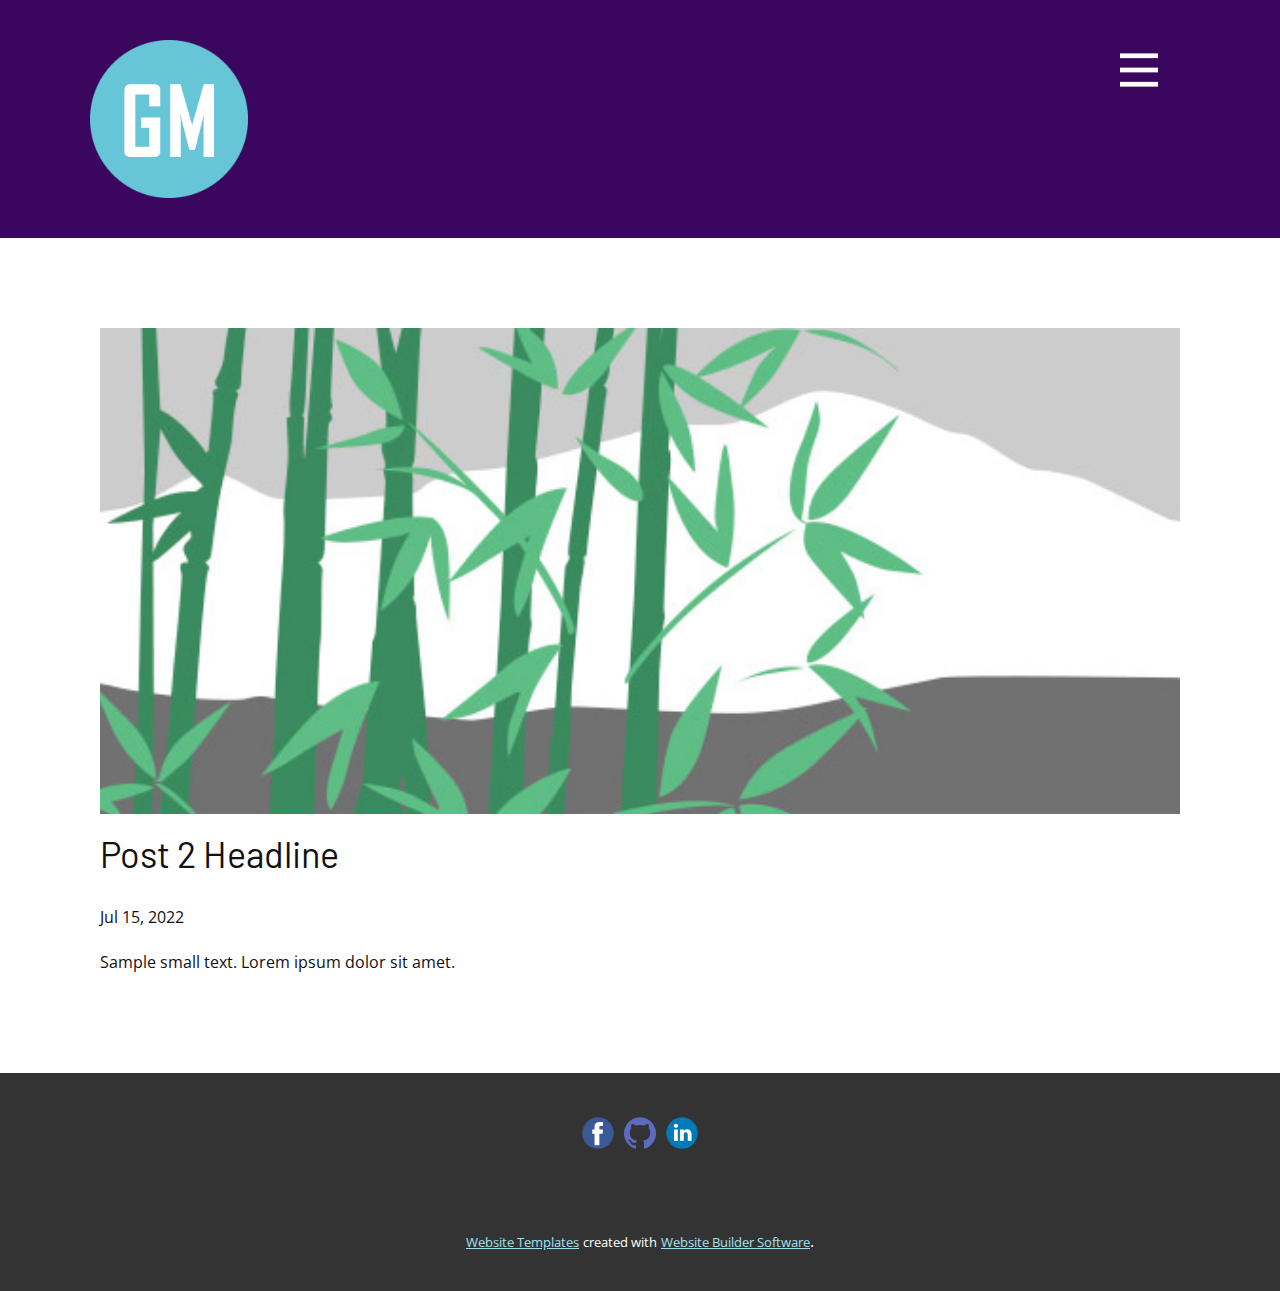
<file: blog/post-1.html>
<!doctype html>
<html style="font-size: 16px;" lang="en"><head>
    <meta name="viewport" content="width=device-width, initial-scale=1.0">
    <meta charset="utf-8">
    <meta name="keywords" content="Post 1 Headline">
    <meta name="description" content="">
    <title>Post 2 Headline</title>
    <link rel="stylesheet" href="../nicepage.css" media="screen">
<link rel="stylesheet" href="../Post-Template.css" media="screen">
    <script class="u-script" type="text/javascript" src="../jquery.js" defer=""></script>
    <script class="u-script" type="text/javascript" src="../nicepage.js" defer=""></script>
    <meta name="generator" content="Nicepage 4.13.4, nicepage.com">
    <link id="u-theme-google-font" rel="stylesheet" href="https://fonts.googleapis.com/css?family=Open+Sans:300,300i,400,400i,500,500i,600,600i,700,700i,800,800i|Barlow:100,100i,200,200i,300,300i,400,400i,500,500i,600,600i,700,700i,800,800i,900,900i">
    
    
    <script type="application/ld+json">{
		"@context": "http://schema.org",
		"@type": "Organization",
		"name": "Portfolio",
		"logo": "images/Logo.png",
		"sameAs": [
				"https://www.facebook.com/gian.mauricio.9",
				"https://github.com/GianMauricio",
				"https://www.linkedin.com/in/gian-cedric-mauricio-136529191/"
		]
}</script>
    <meta name="theme-color" content="#29b7dd">
  </head>
  <body class="u-body u-xl-mode"><header class="u-clearfix u-header u-palette-2-base u-header" id="sec-2485"><div class="u-clearfix u-sheet u-sheet-1">
        <nav class="u-menu u-menu-one-level u-offcanvas u-menu-1" data-responsive-from="XL">
          <div class="menu-collapse" style="font-size: 1rem; letter-spacing: 0px; font-weight: 700; text-transform: uppercase;">
            <a class="u-button-style u-custom-active-border-color u-custom-border u-custom-border-color u-custom-borders u-custom-hover-border-color u-custom-left-right-menu-spacing u-custom-padding-bottom u-custom-text-color u-custom-text-hover-color u-custom-top-bottom-menu-spacing u-nav-link u-text-active-palette-1-base u-text-hover-palette-2-base u-text-white" href="#" style="padding: 11px 12px; font-size: calc(1em + 22px);">
              <svg class="u-svg-link" viewBox="0 0 24 24"><use xmlns:xlink="http://www.w3.org/1999/xlink" xlink:href="#menu-hamburger"></use></svg>
              <svg class="u-svg-content" version="1.1" id="menu-hamburger" viewBox="0 0 16 16" x="0px" y="0px" xmlns:xlink="http://www.w3.org/1999/xlink" xmlns="http://www.w3.org/2000/svg"><g><rect y="1" width="16" height="2"></rect><rect y="7" width="16" height="2"></rect><rect y="13" width="16" height="2"></rect>
</g></svg>
            </a>
          </div>
          <div class="u-nav-container" wfd-invisible="true">
            <ul class="u-nav u-spacing-30 u-unstyled u-nav-1"><li class="u-nav-item"><a class="u-border-2 u-border-active-palette-1-base u-border-hover-palette-1-base u-border-no-left u-border-no-right u-border-no-top u-button-style u-nav-link u-text-active-palette-1-base u-text-grey-90 u-text-hover-grey-90" href="../Home.html" style="padding: 10px 0px;">Home</a>
</li><li class="u-nav-item"><a class="u-border-2 u-border-active-palette-1-base u-border-hover-palette-1-base u-border-no-left u-border-no-right u-border-no-top u-button-style u-nav-link u-text-active-palette-1-base u-text-grey-90 u-text-hover-grey-90" href="../About.html" style="padding: 10px 0px;">About</a>
</li><li class="u-nav-item"><a class="u-border-2 u-border-active-palette-1-base u-border-hover-palette-1-base u-border-no-left u-border-no-right u-border-no-top u-button-style u-nav-link u-text-active-palette-1-base u-text-grey-90 u-text-hover-grey-90" href="../Unity.html" style="padding: 10px 0px;">Unity</a>
</li><li class="u-nav-item"><a class="u-border-2 u-border-active-palette-1-base u-border-hover-palette-1-base u-border-no-left u-border-no-right u-border-no-top u-button-style u-nav-link u-text-active-palette-1-base u-text-grey-90 u-text-hover-grey-90" href="../Unreal.html" style="padding: 10px 0px;">Unreal</a>
</li><li class="u-nav-item"><a class="u-border-2 u-border-active-palette-1-base u-border-hover-palette-1-base u-border-no-left u-border-no-right u-border-no-top u-button-style u-nav-link u-text-active-palette-1-base u-text-grey-90 u-text-hover-grey-90" href="../EngineLess.html" style="padding: 10px 0px;">EngineLess</a>
</li></ul>
          </div>
          <div class="u-nav-container-collapse">
            <div class="u-black u-container-style u-inner-container-layout u-opacity u-opacity-95 u-sidenav">
              <div class="u-inner-container-layout u-sidenav-overflow">
                <div class="u-menu-close"></div>
                <ul class="u-align-center u-nav u-popupmenu-items u-unstyled u-nav-2"><li class="u-nav-item"><a class="u-button-style u-nav-link" href="../Home.html" style="padding: 10px 20px;">Home</a>
</li><li class="u-nav-item"><a class="u-button-style u-nav-link" href="../About.html" style="padding: 10px 20px;">About</a>
</li><li class="u-nav-item"><a class="u-button-style u-nav-link" href="../Unity.html" style="padding: 10px 20px;">Unity</a>
</li><li class="u-nav-item"><a class="u-button-style u-nav-link" href="../Unreal.html" style="padding: 10px 20px;">Unreal</a>
</li><li class="u-nav-item"><a class="u-button-style u-nav-link" href="../EngineLess.html" style="padding: 10px 20px;">EngineLess</a>
</li></ul>
              </div>
            </div>
            <div class="u-black u-menu-overlay u-opacity u-opacity-70" wfd-invisible="true"></div>
          </div>
        </nav>
        <a href="https://www.linkedin.com/in/gian-cedric-mauricio-136529191/" class="u-image u-logo u-image-1" data-image-width="200" data-image-height="200" title="MainLogo">
          <img src="../images/Logo.png" class="u-logo-image u-logo-image-1">
        </a>
      </div></header>
    <section class="u-align-center u-clearfix u-section-1" id="sec-d6c5">
      <div class="u-clearfix u-sheet u-valign-middle-md u-valign-middle-sm u-valign-middle-xs u-sheet-1"><!--post_details--><!--post_details_options_json--><!--{"source":""}--><!--/post_details_options_json--><!--blog_post-->
        <div class="u-container-style u-expanded-width u-post-details u-post-details-1">
          <div class="u-container-layout u-valign-middle u-container-layout-1"><!--blog_post_image-->
            <img alt="" class="u-blog-control u-expanded-width u-image u-image-default u-image-1" src="[data-uri]"><!--/blog_post_image--><!--blog_post_header-->
            <h2 class="u-blog-control u-text u-text-1">Post 2 Headline</h2><!--/blog_post_header--><!--blog_post_metadata-->
            <div class="u-blog-control u-metadata u-metadata-1"><!--blog_post_metadata_date-->
              <span class="u-meta-date u-meta-icon">Jul 15, 2022</span><!--/blog_post_metadata_date--><!--blog_post_metadata_category-->
              <!--/blog_post_metadata_category--><!--blog_post_metadata_comments-->
              <!--/blog_post_metadata_comments-->
            </div><!--/blog_post_metadata--><!--blog_post_content-->
            <div class="u-align-justify u-blog-control u-post-content u-text u-text-2 fr-view">
  Sample small text. Lorem ipsum dolor sit amet.
  </div><!--/blog_post_content-->
          </div>
        </div><!--/blog_post--><!--/post_details-->
      </div>
    </section>
    
    
    <footer class="u-clearfix u-footer u-grey-80" id="sec-2692"><div class="u-clearfix u-sheet u-sheet-1">
        <div class="u-align-left u-social-icons u-spacing-10 u-social-icons-1">
          <a class="u-social-url" title="facebook" target="_blank" href="https://www.facebook.com/gian.mauricio.9"><span class="u-icon u-social-facebook u-social-icon u-icon-1"><svg class="u-svg-link" preserveAspectRatio="xMidYMin slice" viewBox="0 0 112 112" style=""><use xmlns:xlink="http://www.w3.org/1999/xlink" xlink:href="#svg-3f76"></use></svg><svg class="u-svg-content" viewBox="0 0 112 112" x="0" y="0" id="svg-3f76"><circle fill="currentColor" cx="56.1" cy="56.1" r="55"></circle><path fill="#FFFFFF" d="M73.5,31.6h-9.1c-1.4,0-3.6,0.8-3.6,3.9v8.5h12.6L72,58.3H60.8v40.8H43.9V58.3h-8V43.9h8v-9.2
            c0-6.7,3.1-17,17-17h12.5v13.9H73.5z"></path></svg></span>
          </a>
          <a class="u-social-url" title="GitHub" target="_blank" href="https://github.com/GianMauricio"><span class="u-file-icon u-icon u-social-icon u-social-instagram u-icon-2"><img src="../images/733553.png" alt=""></span>
          </a>
          <a class="u-social-url" title="linkedin" target="_blank" href="https://www.linkedin.com/in/gian-cedric-mauricio-136529191/"><span class="u-icon u-social-icon u-social-linkedin u-icon-3"><svg class="u-svg-link" preserveAspectRatio="xMidYMin slice" viewBox="0 0 112 112" style=""><use xmlns:xlink="http://www.w3.org/1999/xlink" xlink:href="#svg-93ad"></use></svg><svg class="u-svg-content" viewBox="0 0 112 112" x="0" y="0" id="svg-93ad"><circle fill="currentColor" cx="56.1" cy="56.1" r="55"></circle><path fill="#FFFFFF" d="M41.3,83.7H27.9V43.4h13.4V83.7z M34.6,37.9L34.6,37.9c-4.6,0-7.5-3.1-7.5-7c0-4,3-7,7.6-7s7.4,3,7.5,7
            C42.2,34.8,39.2,37.9,34.6,37.9z M89.6,83.7H76.2V62.2c0-5.4-1.9-9.1-6.8-9.1c-3.7,0-5.9,2.5-6.9,4.9c-0.4,0.9-0.4,2.1-0.4,3.3v22.5
            H48.7c0,0,0.2-36.5,0-40.3h13.4v5.7c1.8-2.7,5-6.7,12.1-6.7c8.8,0,15.4,5.8,15.4,18.1V83.7z"></path></svg></span>
          </a>
        </div>
      </div></footer>
    <section class="u-backlink u-clearfix u-grey-80">
      <a class="u-link" href="https://nicepage.com/website-templates" target="_blank">
        <span>Website Templates</span>
      </a>
      <p class="u-text">
        <span>created with</span>
      </p>
      <a class="u-link" href="" target="_blank">
        <span>Website Builder Software</span>
      </a>. 
    </section>
  
</body></html>
</file>
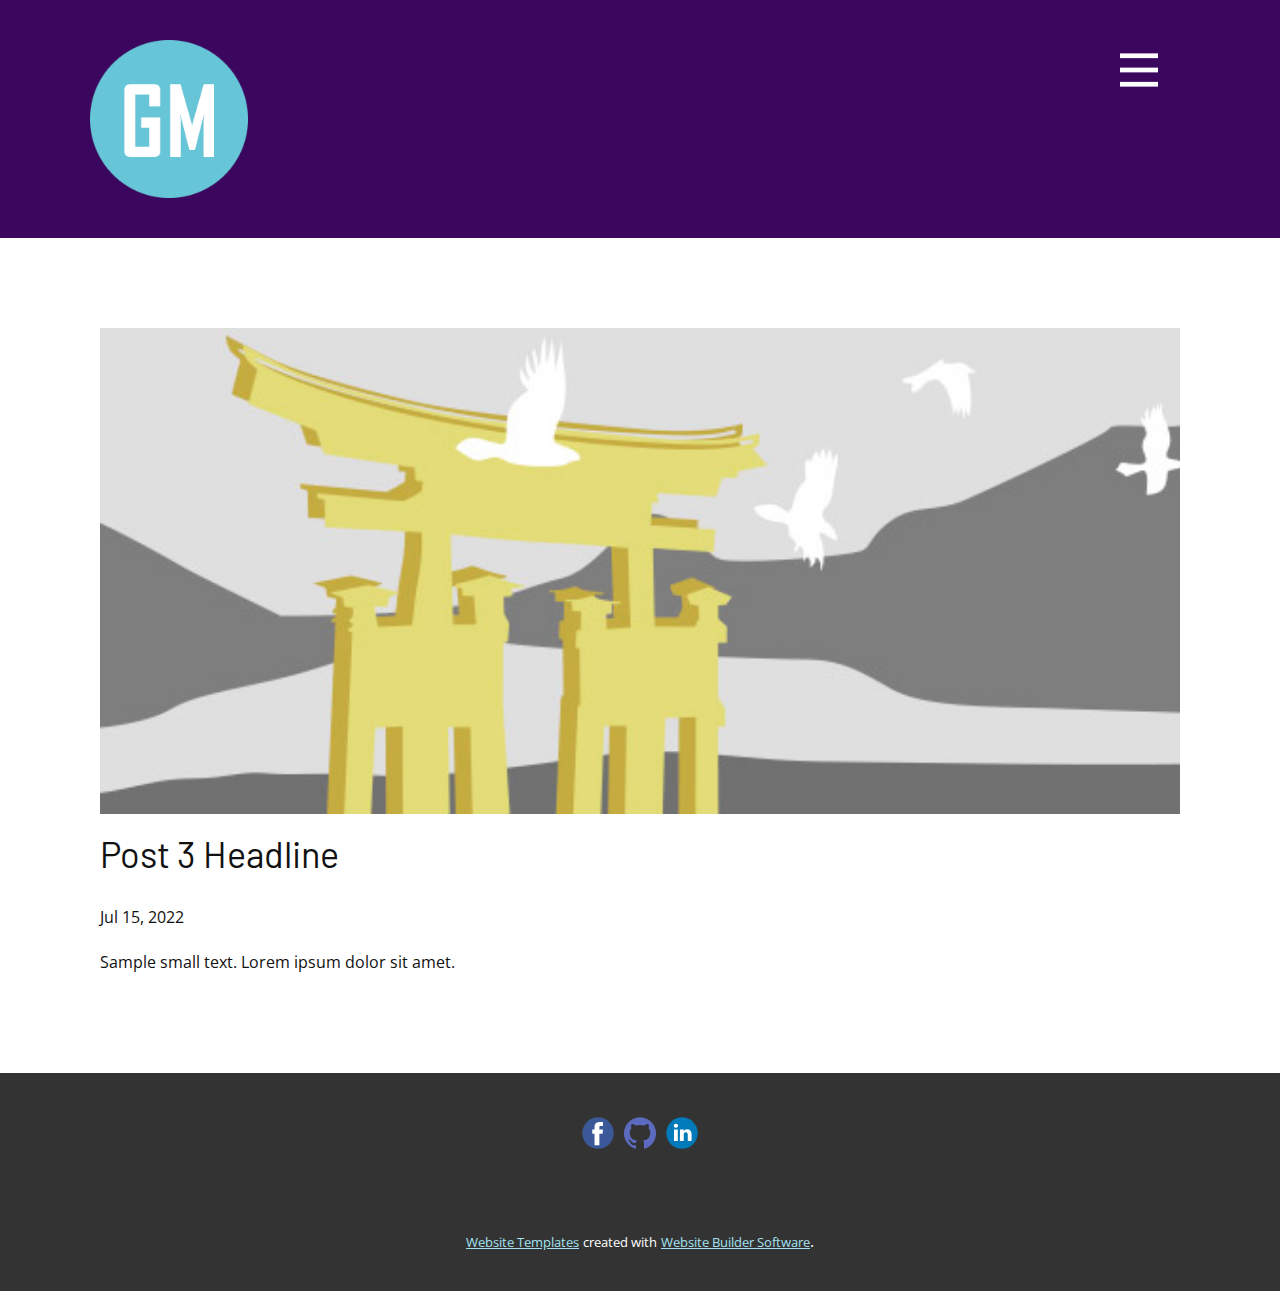
<file: blog/post-2.html>
<!doctype html>
<html style="font-size: 16px;" lang="en"><head>
    <meta name="viewport" content="width=device-width, initial-scale=1.0">
    <meta charset="utf-8">
    <meta name="keywords" content="Post 1 Headline">
    <meta name="description" content="">
    <title>Post 3 Headline</title>
    <link rel="stylesheet" href="../nicepage.css" media="screen">
<link rel="stylesheet" href="../Post-Template.css" media="screen">
    <script class="u-script" type="text/javascript" src="../jquery.js" defer=""></script>
    <script class="u-script" type="text/javascript" src="../nicepage.js" defer=""></script>
    <meta name="generator" content="Nicepage 4.13.4, nicepage.com">
    <link id="u-theme-google-font" rel="stylesheet" href="https://fonts.googleapis.com/css?family=Open+Sans:300,300i,400,400i,500,500i,600,600i,700,700i,800,800i|Barlow:100,100i,200,200i,300,300i,400,400i,500,500i,600,600i,700,700i,800,800i,900,900i">
    
    
    <script type="application/ld+json">{
		"@context": "http://schema.org",
		"@type": "Organization",
		"name": "Portfolio",
		"logo": "images/Logo.png",
		"sameAs": [
				"https://www.facebook.com/gian.mauricio.9",
				"https://github.com/GianMauricio",
				"https://www.linkedin.com/in/gian-cedric-mauricio-136529191/"
		]
}</script>
    <meta name="theme-color" content="#29b7dd">
  </head>
  <body class="u-body u-xl-mode"><header class="u-clearfix u-header u-palette-2-base u-header" id="sec-2485"><div class="u-clearfix u-sheet u-sheet-1">
        <nav class="u-menu u-menu-one-level u-offcanvas u-menu-1" data-responsive-from="XL">
          <div class="menu-collapse" style="font-size: 1rem; letter-spacing: 0px; font-weight: 700; text-transform: uppercase;">
            <a class="u-button-style u-custom-active-border-color u-custom-border u-custom-border-color u-custom-borders u-custom-hover-border-color u-custom-left-right-menu-spacing u-custom-padding-bottom u-custom-text-color u-custom-text-hover-color u-custom-top-bottom-menu-spacing u-nav-link u-text-active-palette-1-base u-text-hover-palette-2-base u-text-white" href="#" style="padding: 11px 12px; font-size: calc(1em + 22px);">
              <svg class="u-svg-link" viewBox="0 0 24 24"><use xmlns:xlink="http://www.w3.org/1999/xlink" xlink:href="#menu-hamburger"></use></svg>
              <svg class="u-svg-content" version="1.1" id="menu-hamburger" viewBox="0 0 16 16" x="0px" y="0px" xmlns:xlink="http://www.w3.org/1999/xlink" xmlns="http://www.w3.org/2000/svg"><g><rect y="1" width="16" height="2"></rect><rect y="7" width="16" height="2"></rect><rect y="13" width="16" height="2"></rect>
</g></svg>
            </a>
          </div>
          <div class="u-nav-container" wfd-invisible="true">
            <ul class="u-nav u-spacing-30 u-unstyled u-nav-1"><li class="u-nav-item"><a class="u-border-2 u-border-active-palette-1-base u-border-hover-palette-1-base u-border-no-left u-border-no-right u-border-no-top u-button-style u-nav-link u-text-active-palette-1-base u-text-grey-90 u-text-hover-grey-90" href="../Home.html" style="padding: 10px 0px;">Home</a>
</li><li class="u-nav-item"><a class="u-border-2 u-border-active-palette-1-base u-border-hover-palette-1-base u-border-no-left u-border-no-right u-border-no-top u-button-style u-nav-link u-text-active-palette-1-base u-text-grey-90 u-text-hover-grey-90" href="../About.html" style="padding: 10px 0px;">About</a>
</li><li class="u-nav-item"><a class="u-border-2 u-border-active-palette-1-base u-border-hover-palette-1-base u-border-no-left u-border-no-right u-border-no-top u-button-style u-nav-link u-text-active-palette-1-base u-text-grey-90 u-text-hover-grey-90" href="../Unity.html" style="padding: 10px 0px;">Unity</a>
</li><li class="u-nav-item"><a class="u-border-2 u-border-active-palette-1-base u-border-hover-palette-1-base u-border-no-left u-border-no-right u-border-no-top u-button-style u-nav-link u-text-active-palette-1-base u-text-grey-90 u-text-hover-grey-90" href="../Unreal.html" style="padding: 10px 0px;">Unreal</a>
</li><li class="u-nav-item"><a class="u-border-2 u-border-active-palette-1-base u-border-hover-palette-1-base u-border-no-left u-border-no-right u-border-no-top u-button-style u-nav-link u-text-active-palette-1-base u-text-grey-90 u-text-hover-grey-90" href="../EngineLess.html" style="padding: 10px 0px;">EngineLess</a>
</li></ul>
          </div>
          <div class="u-nav-container-collapse">
            <div class="u-black u-container-style u-inner-container-layout u-opacity u-opacity-95 u-sidenav">
              <div class="u-inner-container-layout u-sidenav-overflow">
                <div class="u-menu-close"></div>
                <ul class="u-align-center u-nav u-popupmenu-items u-unstyled u-nav-2"><li class="u-nav-item"><a class="u-button-style u-nav-link" href="../Home.html" style="padding: 10px 20px;">Home</a>
</li><li class="u-nav-item"><a class="u-button-style u-nav-link" href="../About.html" style="padding: 10px 20px;">About</a>
</li><li class="u-nav-item"><a class="u-button-style u-nav-link" href="../Unity.html" style="padding: 10px 20px;">Unity</a>
</li><li class="u-nav-item"><a class="u-button-style u-nav-link" href="../Unreal.html" style="padding: 10px 20px;">Unreal</a>
</li><li class="u-nav-item"><a class="u-button-style u-nav-link" href="../EngineLess.html" style="padding: 10px 20px;">EngineLess</a>
</li></ul>
              </div>
            </div>
            <div class="u-black u-menu-overlay u-opacity u-opacity-70" wfd-invisible="true"></div>
          </div>
        </nav>
        <a href="https://www.linkedin.com/in/gian-cedric-mauricio-136529191/" class="u-image u-logo u-image-1" data-image-width="200" data-image-height="200" title="MainLogo">
          <img src="../images/Logo.png" class="u-logo-image u-logo-image-1">
        </a>
      </div></header>
    <section class="u-align-center u-clearfix u-section-1" id="sec-d6c5">
      <div class="u-clearfix u-sheet u-valign-middle-md u-valign-middle-sm u-valign-middle-xs u-sheet-1"><!--post_details--><!--post_details_options_json--><!--{"source":""}--><!--/post_details_options_json--><!--blog_post-->
        <div class="u-container-style u-expanded-width u-post-details u-post-details-1">
          <div class="u-container-layout u-valign-middle u-container-layout-1"><!--blog_post_image-->
            <img alt="" class="u-blog-control u-expanded-width u-image u-image-default u-image-1" src="[data-uri]"><!--/blog_post_image--><!--blog_post_header-->
            <h2 class="u-blog-control u-text u-text-1">Post 3 Headline</h2><!--/blog_post_header--><!--blog_post_metadata-->
            <div class="u-blog-control u-metadata u-metadata-1"><!--blog_post_metadata_date-->
              <span class="u-meta-date u-meta-icon">Jul 15, 2022</span><!--/blog_post_metadata_date--><!--blog_post_metadata_category-->
              <!--/blog_post_metadata_category--><!--blog_post_metadata_comments-->
              <!--/blog_post_metadata_comments-->
            </div><!--/blog_post_metadata--><!--blog_post_content-->
            <div class="u-align-justify u-blog-control u-post-content u-text u-text-2 fr-view">
  Sample small text. Lorem ipsum dolor sit amet.
  </div><!--/blog_post_content-->
          </div>
        </div><!--/blog_post--><!--/post_details-->
      </div>
    </section>
    
    
    <footer class="u-clearfix u-footer u-grey-80" id="sec-2692"><div class="u-clearfix u-sheet u-sheet-1">
        <div class="u-align-left u-social-icons u-spacing-10 u-social-icons-1">
          <a class="u-social-url" title="facebook" target="_blank" href="https://www.facebook.com/gian.mauricio.9"><span class="u-icon u-social-facebook u-social-icon u-icon-1"><svg class="u-svg-link" preserveAspectRatio="xMidYMin slice" viewBox="0 0 112 112" style=""><use xmlns:xlink="http://www.w3.org/1999/xlink" xlink:href="#svg-3f76"></use></svg><svg class="u-svg-content" viewBox="0 0 112 112" x="0" y="0" id="svg-3f76"><circle fill="currentColor" cx="56.1" cy="56.1" r="55"></circle><path fill="#FFFFFF" d="M73.5,31.6h-9.1c-1.4,0-3.6,0.8-3.6,3.9v8.5h12.6L72,58.3H60.8v40.8H43.9V58.3h-8V43.9h8v-9.2
            c0-6.7,3.1-17,17-17h12.5v13.9H73.5z"></path></svg></span>
          </a>
          <a class="u-social-url" title="GitHub" target="_blank" href="https://github.com/GianMauricio"><span class="u-file-icon u-icon u-social-icon u-social-instagram u-icon-2"><img src="../images/733553.png" alt=""></span>
          </a>
          <a class="u-social-url" title="linkedin" target="_blank" href="https://www.linkedin.com/in/gian-cedric-mauricio-136529191/"><span class="u-icon u-social-icon u-social-linkedin u-icon-3"><svg class="u-svg-link" preserveAspectRatio="xMidYMin slice" viewBox="0 0 112 112" style=""><use xmlns:xlink="http://www.w3.org/1999/xlink" xlink:href="#svg-93ad"></use></svg><svg class="u-svg-content" viewBox="0 0 112 112" x="0" y="0" id="svg-93ad"><circle fill="currentColor" cx="56.1" cy="56.1" r="55"></circle><path fill="#FFFFFF" d="M41.3,83.7H27.9V43.4h13.4V83.7z M34.6,37.9L34.6,37.9c-4.6,0-7.5-3.1-7.5-7c0-4,3-7,7.6-7s7.4,3,7.5,7
            C42.2,34.8,39.2,37.9,34.6,37.9z M89.6,83.7H76.2V62.2c0-5.4-1.9-9.1-6.8-9.1c-3.7,0-5.9,2.5-6.9,4.9c-0.4,0.9-0.4,2.1-0.4,3.3v22.5
            H48.7c0,0,0.2-36.5,0-40.3h13.4v5.7c1.8-2.7,5-6.7,12.1-6.7c8.8,0,15.4,5.8,15.4,18.1V83.7z"></path></svg></span>
          </a>
        </div>
      </div></footer>
    <section class="u-backlink u-clearfix u-grey-80">
      <a class="u-link" href="https://nicepage.com/website-templates" target="_blank">
        <span>Website Templates</span>
      </a>
      <p class="u-text">
        <span>created with</span>
      </p>
      <a class="u-link" href="" target="_blank">
        <span>Website Builder Software</span>
      </a>. 
    </section>
  
</body></html>
</file>
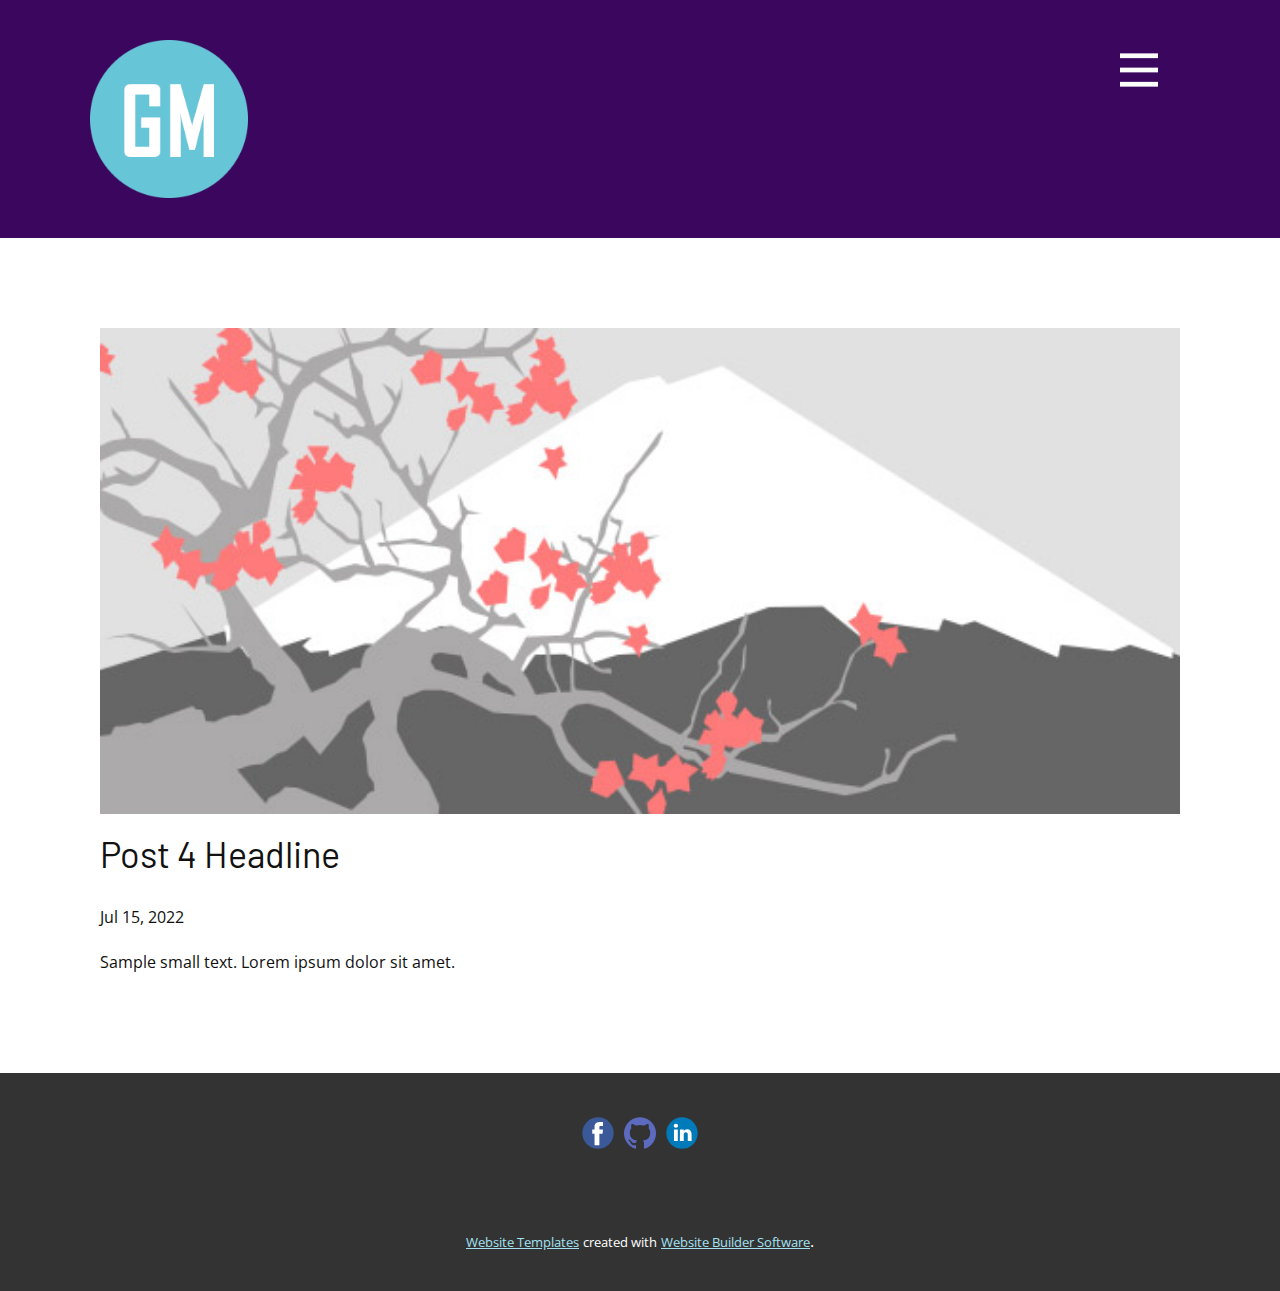
<file: blog/post-3.html>
<!doctype html>
<html style="font-size: 16px;" lang="en"><head>
    <meta name="viewport" content="width=device-width, initial-scale=1.0">
    <meta charset="utf-8">
    <meta name="keywords" content="Post 1 Headline">
    <meta name="description" content="">
    <title>Post 4 Headline</title>
    <link rel="stylesheet" href="../nicepage.css" media="screen">
<link rel="stylesheet" href="../Post-Template.css" media="screen">
    <script class="u-script" type="text/javascript" src="../jquery.js" defer=""></script>
    <script class="u-script" type="text/javascript" src="../nicepage.js" defer=""></script>
    <meta name="generator" content="Nicepage 4.13.4, nicepage.com">
    <link id="u-theme-google-font" rel="stylesheet" href="https://fonts.googleapis.com/css?family=Open+Sans:300,300i,400,400i,500,500i,600,600i,700,700i,800,800i|Barlow:100,100i,200,200i,300,300i,400,400i,500,500i,600,600i,700,700i,800,800i,900,900i">
    
    
    <script type="application/ld+json">{
		"@context": "http://schema.org",
		"@type": "Organization",
		"name": "Portfolio",
		"logo": "images/Logo.png",
		"sameAs": [
				"https://www.facebook.com/gian.mauricio.9",
				"https://github.com/GianMauricio",
				"https://www.linkedin.com/in/gian-cedric-mauricio-136529191/"
		]
}</script>
    <meta name="theme-color" content="#29b7dd">
  </head>
  <body class="u-body u-xl-mode"><header class="u-clearfix u-header u-palette-2-base u-header" id="sec-2485"><div class="u-clearfix u-sheet u-sheet-1">
        <nav class="u-menu u-menu-one-level u-offcanvas u-menu-1" data-responsive-from="XL">
          <div class="menu-collapse" style="font-size: 1rem; letter-spacing: 0px; font-weight: 700; text-transform: uppercase;">
            <a class="u-button-style u-custom-active-border-color u-custom-border u-custom-border-color u-custom-borders u-custom-hover-border-color u-custom-left-right-menu-spacing u-custom-padding-bottom u-custom-text-color u-custom-text-hover-color u-custom-top-bottom-menu-spacing u-nav-link u-text-active-palette-1-base u-text-hover-palette-2-base u-text-white" href="#" style="padding: 11px 12px; font-size: calc(1em + 22px);">
              <svg class="u-svg-link" viewBox="0 0 24 24"><use xmlns:xlink="http://www.w3.org/1999/xlink" xlink:href="#menu-hamburger"></use></svg>
              <svg class="u-svg-content" version="1.1" id="menu-hamburger" viewBox="0 0 16 16" x="0px" y="0px" xmlns:xlink="http://www.w3.org/1999/xlink" xmlns="http://www.w3.org/2000/svg"><g><rect y="1" width="16" height="2"></rect><rect y="7" width="16" height="2"></rect><rect y="13" width="16" height="2"></rect>
</g></svg>
            </a>
          </div>
          <div class="u-nav-container" wfd-invisible="true">
            <ul class="u-nav u-spacing-30 u-unstyled u-nav-1"><li class="u-nav-item"><a class="u-border-2 u-border-active-palette-1-base u-border-hover-palette-1-base u-border-no-left u-border-no-right u-border-no-top u-button-style u-nav-link u-text-active-palette-1-base u-text-grey-90 u-text-hover-grey-90" href="../Home.html" style="padding: 10px 0px;">Home</a>
</li><li class="u-nav-item"><a class="u-border-2 u-border-active-palette-1-base u-border-hover-palette-1-base u-border-no-left u-border-no-right u-border-no-top u-button-style u-nav-link u-text-active-palette-1-base u-text-grey-90 u-text-hover-grey-90" href="../About.html" style="padding: 10px 0px;">About</a>
</li><li class="u-nav-item"><a class="u-border-2 u-border-active-palette-1-base u-border-hover-palette-1-base u-border-no-left u-border-no-right u-border-no-top u-button-style u-nav-link u-text-active-palette-1-base u-text-grey-90 u-text-hover-grey-90" href="../Unity.html" style="padding: 10px 0px;">Unity</a>
</li><li class="u-nav-item"><a class="u-border-2 u-border-active-palette-1-base u-border-hover-palette-1-base u-border-no-left u-border-no-right u-border-no-top u-button-style u-nav-link u-text-active-palette-1-base u-text-grey-90 u-text-hover-grey-90" href="../Unreal.html" style="padding: 10px 0px;">Unreal</a>
</li><li class="u-nav-item"><a class="u-border-2 u-border-active-palette-1-base u-border-hover-palette-1-base u-border-no-left u-border-no-right u-border-no-top u-button-style u-nav-link u-text-active-palette-1-base u-text-grey-90 u-text-hover-grey-90" href="../EngineLess.html" style="padding: 10px 0px;">EngineLess</a>
</li></ul>
          </div>
          <div class="u-nav-container-collapse">
            <div class="u-black u-container-style u-inner-container-layout u-opacity u-opacity-95 u-sidenav">
              <div class="u-inner-container-layout u-sidenav-overflow">
                <div class="u-menu-close"></div>
                <ul class="u-align-center u-nav u-popupmenu-items u-unstyled u-nav-2"><li class="u-nav-item"><a class="u-button-style u-nav-link" href="../Home.html" style="padding: 10px 20px;">Home</a>
</li><li class="u-nav-item"><a class="u-button-style u-nav-link" href="../About.html" style="padding: 10px 20px;">About</a>
</li><li class="u-nav-item"><a class="u-button-style u-nav-link" href="../Unity.html" style="padding: 10px 20px;">Unity</a>
</li><li class="u-nav-item"><a class="u-button-style u-nav-link" href="../Unreal.html" style="padding: 10px 20px;">Unreal</a>
</li><li class="u-nav-item"><a class="u-button-style u-nav-link" href="../EngineLess.html" style="padding: 10px 20px;">EngineLess</a>
</li></ul>
              </div>
            </div>
            <div class="u-black u-menu-overlay u-opacity u-opacity-70" wfd-invisible="true"></div>
          </div>
        </nav>
        <a href="https://www.linkedin.com/in/gian-cedric-mauricio-136529191/" class="u-image u-logo u-image-1" data-image-width="200" data-image-height="200" title="MainLogo">
          <img src="../images/Logo.png" class="u-logo-image u-logo-image-1">
        </a>
      </div></header>
    <section class="u-align-center u-clearfix u-section-1" id="sec-d6c5">
      <div class="u-clearfix u-sheet u-valign-middle-md u-valign-middle-sm u-valign-middle-xs u-sheet-1"><!--post_details--><!--post_details_options_json--><!--{"source":""}--><!--/post_details_options_json--><!--blog_post-->
        <div class="u-container-style u-expanded-width u-post-details u-post-details-1">
          <div class="u-container-layout u-valign-middle u-container-layout-1"><!--blog_post_image-->
            <img alt="" class="u-blog-control u-expanded-width u-image u-image-default u-image-1" src="[data-uri]"><!--/blog_post_image--><!--blog_post_header-->
            <h2 class="u-blog-control u-text u-text-1">Post 4 Headline</h2><!--/blog_post_header--><!--blog_post_metadata-->
            <div class="u-blog-control u-metadata u-metadata-1"><!--blog_post_metadata_date-->
              <span class="u-meta-date u-meta-icon">Jul 15, 2022</span><!--/blog_post_metadata_date--><!--blog_post_metadata_category-->
              <!--/blog_post_metadata_category--><!--blog_post_metadata_comments-->
              <!--/blog_post_metadata_comments-->
            </div><!--/blog_post_metadata--><!--blog_post_content-->
            <div class="u-align-justify u-blog-control u-post-content u-text u-text-2 fr-view">
  Sample small text. Lorem ipsum dolor sit amet.
  </div><!--/blog_post_content-->
          </div>
        </div><!--/blog_post--><!--/post_details-->
      </div>
    </section>
    
    
    <footer class="u-clearfix u-footer u-grey-80" id="sec-2692"><div class="u-clearfix u-sheet u-sheet-1">
        <div class="u-align-left u-social-icons u-spacing-10 u-social-icons-1">
          <a class="u-social-url" title="facebook" target="_blank" href="https://www.facebook.com/gian.mauricio.9"><span class="u-icon u-social-facebook u-social-icon u-icon-1"><svg class="u-svg-link" preserveAspectRatio="xMidYMin slice" viewBox="0 0 112 112" style=""><use xmlns:xlink="http://www.w3.org/1999/xlink" xlink:href="#svg-3f76"></use></svg><svg class="u-svg-content" viewBox="0 0 112 112" x="0" y="0" id="svg-3f76"><circle fill="currentColor" cx="56.1" cy="56.1" r="55"></circle><path fill="#FFFFFF" d="M73.5,31.6h-9.1c-1.4,0-3.6,0.8-3.6,3.9v8.5h12.6L72,58.3H60.8v40.8H43.9V58.3h-8V43.9h8v-9.2
            c0-6.7,3.1-17,17-17h12.5v13.9H73.5z"></path></svg></span>
          </a>
          <a class="u-social-url" title="GitHub" target="_blank" href="https://github.com/GianMauricio"><span class="u-file-icon u-icon u-social-icon u-social-instagram u-icon-2"><img src="../images/733553.png" alt=""></span>
          </a>
          <a class="u-social-url" title="linkedin" target="_blank" href="https://www.linkedin.com/in/gian-cedric-mauricio-136529191/"><span class="u-icon u-social-icon u-social-linkedin u-icon-3"><svg class="u-svg-link" preserveAspectRatio="xMidYMin slice" viewBox="0 0 112 112" style=""><use xmlns:xlink="http://www.w3.org/1999/xlink" xlink:href="#svg-93ad"></use></svg><svg class="u-svg-content" viewBox="0 0 112 112" x="0" y="0" id="svg-93ad"><circle fill="currentColor" cx="56.1" cy="56.1" r="55"></circle><path fill="#FFFFFF" d="M41.3,83.7H27.9V43.4h13.4V83.7z M34.6,37.9L34.6,37.9c-4.6,0-7.5-3.1-7.5-7c0-4,3-7,7.6-7s7.4,3,7.5,7
            C42.2,34.8,39.2,37.9,34.6,37.9z M89.6,83.7H76.2V62.2c0-5.4-1.9-9.1-6.8-9.1c-3.7,0-5.9,2.5-6.9,4.9c-0.4,0.9-0.4,2.1-0.4,3.3v22.5
            H48.7c0,0,0.2-36.5,0-40.3h13.4v5.7c1.8-2.7,5-6.7,12.1-6.7c8.8,0,15.4,5.8,15.4,18.1V83.7z"></path></svg></span>
          </a>
        </div>
      </div></footer>
    <section class="u-backlink u-clearfix u-grey-80">
      <a class="u-link" href="https://nicepage.com/website-templates" target="_blank">
        <span>Website Templates</span>
      </a>
      <p class="u-text">
        <span>created with</span>
      </p>
      <a class="u-link" href="" target="_blank">
        <span>Website Builder Software</span>
      </a>. 
    </section>
  
</body></html>
</file>
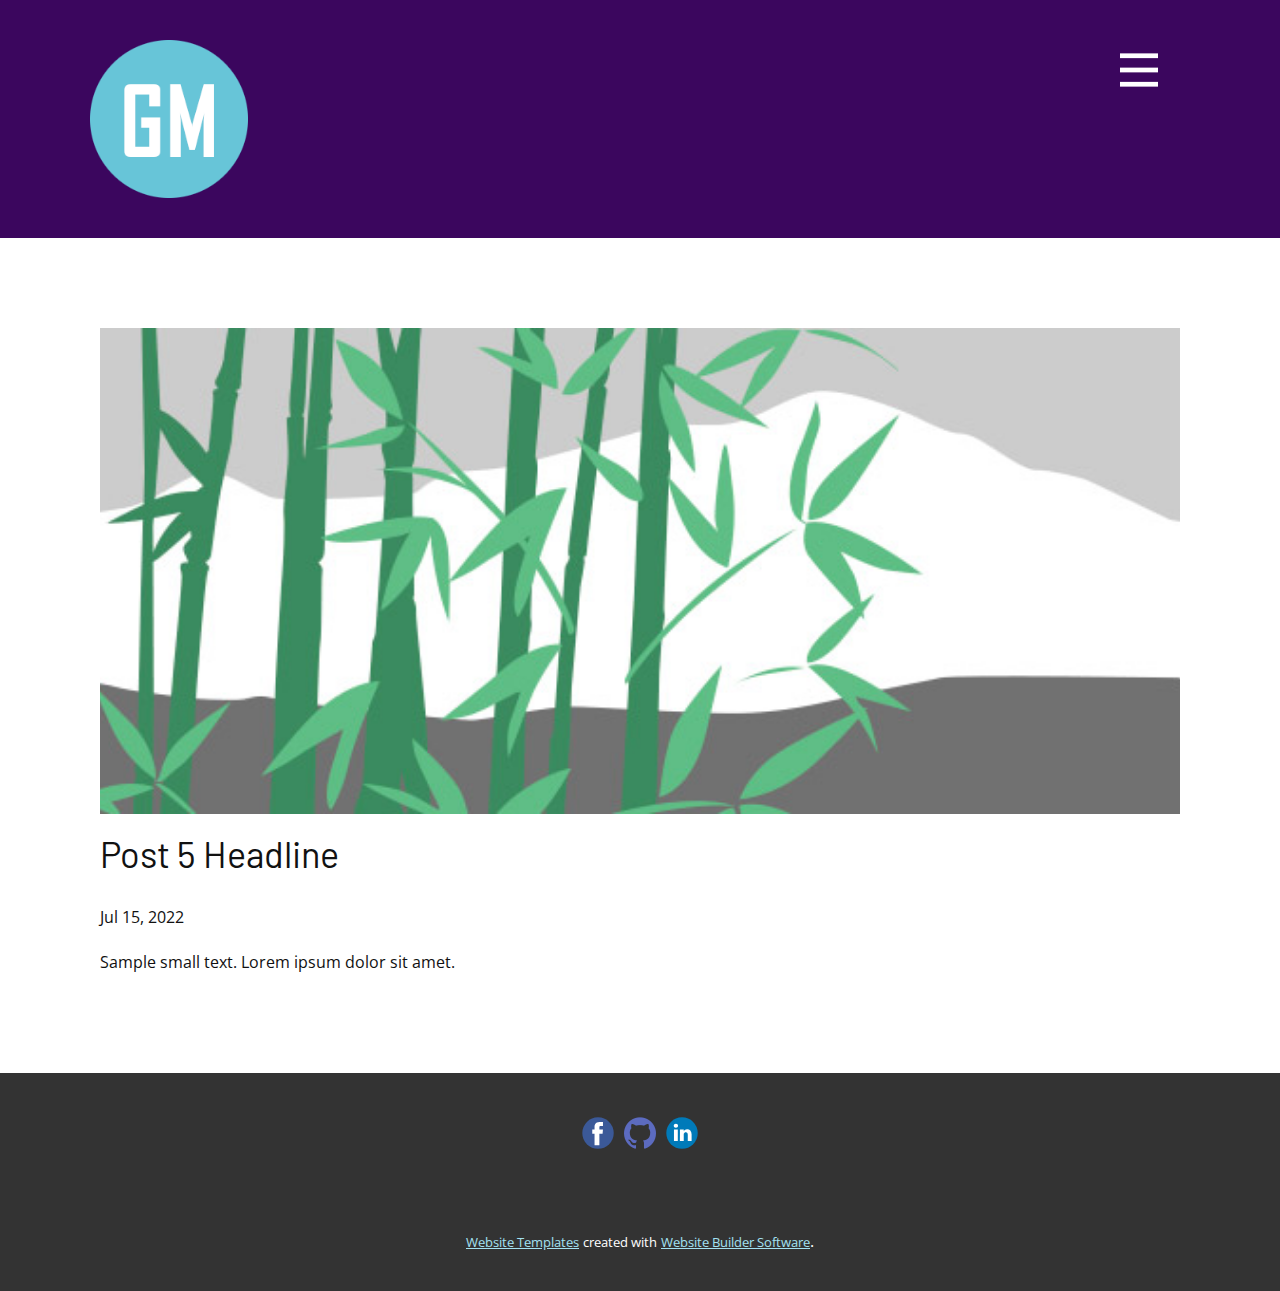
<file: blog/post-4.html>
<!doctype html>
<html style="font-size: 16px;" lang="en"><head>
    <meta name="viewport" content="width=device-width, initial-scale=1.0">
    <meta charset="utf-8">
    <meta name="keywords" content="Post 1 Headline">
    <meta name="description" content="">
    <title>Post 5 Headline</title>
    <link rel="stylesheet" href="../nicepage.css" media="screen">
<link rel="stylesheet" href="../Post-Template.css" media="screen">
    <script class="u-script" type="text/javascript" src="../jquery.js" defer=""></script>
    <script class="u-script" type="text/javascript" src="../nicepage.js" defer=""></script>
    <meta name="generator" content="Nicepage 4.13.4, nicepage.com">
    <link id="u-theme-google-font" rel="stylesheet" href="https://fonts.googleapis.com/css?family=Open+Sans:300,300i,400,400i,500,500i,600,600i,700,700i,800,800i|Barlow:100,100i,200,200i,300,300i,400,400i,500,500i,600,600i,700,700i,800,800i,900,900i">
    
    
    <script type="application/ld+json">{
		"@context": "http://schema.org",
		"@type": "Organization",
		"name": "Portfolio",
		"logo": "images/Logo.png",
		"sameAs": [
				"https://www.facebook.com/gian.mauricio.9",
				"https://github.com/GianMauricio",
				"https://www.linkedin.com/in/gian-cedric-mauricio-136529191/"
		]
}</script>
    <meta name="theme-color" content="#29b7dd">
  </head>
  <body class="u-body u-xl-mode"><header class="u-clearfix u-header u-palette-2-base u-header" id="sec-2485"><div class="u-clearfix u-sheet u-sheet-1">
        <nav class="u-menu u-menu-one-level u-offcanvas u-menu-1" data-responsive-from="XL">
          <div class="menu-collapse" style="font-size: 1rem; letter-spacing: 0px; font-weight: 700; text-transform: uppercase;">
            <a class="u-button-style u-custom-active-border-color u-custom-border u-custom-border-color u-custom-borders u-custom-hover-border-color u-custom-left-right-menu-spacing u-custom-padding-bottom u-custom-text-color u-custom-text-hover-color u-custom-top-bottom-menu-spacing u-nav-link u-text-active-palette-1-base u-text-hover-palette-2-base u-text-white" href="#" style="padding: 11px 12px; font-size: calc(1em + 22px);">
              <svg class="u-svg-link" viewBox="0 0 24 24"><use xmlns:xlink="http://www.w3.org/1999/xlink" xlink:href="#menu-hamburger"></use></svg>
              <svg class="u-svg-content" version="1.1" id="menu-hamburger" viewBox="0 0 16 16" x="0px" y="0px" xmlns:xlink="http://www.w3.org/1999/xlink" xmlns="http://www.w3.org/2000/svg"><g><rect y="1" width="16" height="2"></rect><rect y="7" width="16" height="2"></rect><rect y="13" width="16" height="2"></rect>
</g></svg>
            </a>
          </div>
          <div class="u-nav-container" wfd-invisible="true">
            <ul class="u-nav u-spacing-30 u-unstyled u-nav-1"><li class="u-nav-item"><a class="u-border-2 u-border-active-palette-1-base u-border-hover-palette-1-base u-border-no-left u-border-no-right u-border-no-top u-button-style u-nav-link u-text-active-palette-1-base u-text-grey-90 u-text-hover-grey-90" href="../Home.html" style="padding: 10px 0px;">Home</a>
</li><li class="u-nav-item"><a class="u-border-2 u-border-active-palette-1-base u-border-hover-palette-1-base u-border-no-left u-border-no-right u-border-no-top u-button-style u-nav-link u-text-active-palette-1-base u-text-grey-90 u-text-hover-grey-90" href="../About.html" style="padding: 10px 0px;">About</a>
</li><li class="u-nav-item"><a class="u-border-2 u-border-active-palette-1-base u-border-hover-palette-1-base u-border-no-left u-border-no-right u-border-no-top u-button-style u-nav-link u-text-active-palette-1-base u-text-grey-90 u-text-hover-grey-90" href="../Unity.html" style="padding: 10px 0px;">Unity</a>
</li><li class="u-nav-item"><a class="u-border-2 u-border-active-palette-1-base u-border-hover-palette-1-base u-border-no-left u-border-no-right u-border-no-top u-button-style u-nav-link u-text-active-palette-1-base u-text-grey-90 u-text-hover-grey-90" href="../Unreal.html" style="padding: 10px 0px;">Unreal</a>
</li><li class="u-nav-item"><a class="u-border-2 u-border-active-palette-1-base u-border-hover-palette-1-base u-border-no-left u-border-no-right u-border-no-top u-button-style u-nav-link u-text-active-palette-1-base u-text-grey-90 u-text-hover-grey-90" href="../EngineLess.html" style="padding: 10px 0px;">EngineLess</a>
</li></ul>
          </div>
          <div class="u-nav-container-collapse">
            <div class="u-black u-container-style u-inner-container-layout u-opacity u-opacity-95 u-sidenav">
              <div class="u-inner-container-layout u-sidenav-overflow">
                <div class="u-menu-close"></div>
                <ul class="u-align-center u-nav u-popupmenu-items u-unstyled u-nav-2"><li class="u-nav-item"><a class="u-button-style u-nav-link" href="../Home.html" style="padding: 10px 20px;">Home</a>
</li><li class="u-nav-item"><a class="u-button-style u-nav-link" href="../About.html" style="padding: 10px 20px;">About</a>
</li><li class="u-nav-item"><a class="u-button-style u-nav-link" href="../Unity.html" style="padding: 10px 20px;">Unity</a>
</li><li class="u-nav-item"><a class="u-button-style u-nav-link" href="../Unreal.html" style="padding: 10px 20px;">Unreal</a>
</li><li class="u-nav-item"><a class="u-button-style u-nav-link" href="../EngineLess.html" style="padding: 10px 20px;">EngineLess</a>
</li></ul>
              </div>
            </div>
            <div class="u-black u-menu-overlay u-opacity u-opacity-70" wfd-invisible="true"></div>
          </div>
        </nav>
        <a href="https://www.linkedin.com/in/gian-cedric-mauricio-136529191/" class="u-image u-logo u-image-1" data-image-width="200" data-image-height="200" title="MainLogo">
          <img src="../images/Logo.png" class="u-logo-image u-logo-image-1">
        </a>
      </div></header>
    <section class="u-align-center u-clearfix u-section-1" id="sec-d6c5">
      <div class="u-clearfix u-sheet u-valign-middle-md u-valign-middle-sm u-valign-middle-xs u-sheet-1"><!--post_details--><!--post_details_options_json--><!--{"source":""}--><!--/post_details_options_json--><!--blog_post-->
        <div class="u-container-style u-expanded-width u-post-details u-post-details-1">
          <div class="u-container-layout u-valign-middle u-container-layout-1"><!--blog_post_image-->
            <img alt="" class="u-blog-control u-expanded-width u-image u-image-default u-image-1" src="[data-uri]"><!--/blog_post_image--><!--blog_post_header-->
            <h2 class="u-blog-control u-text u-text-1">Post 5 Headline</h2><!--/blog_post_header--><!--blog_post_metadata-->
            <div class="u-blog-control u-metadata u-metadata-1"><!--blog_post_metadata_date-->
              <span class="u-meta-date u-meta-icon">Jul 15, 2022</span><!--/blog_post_metadata_date--><!--blog_post_metadata_category-->
              <!--/blog_post_metadata_category--><!--blog_post_metadata_comments-->
              <!--/blog_post_metadata_comments-->
            </div><!--/blog_post_metadata--><!--blog_post_content-->
            <div class="u-align-justify u-blog-control u-post-content u-text u-text-2 fr-view">
  Sample small text. Lorem ipsum dolor sit amet.
  </div><!--/blog_post_content-->
          </div>
        </div><!--/blog_post--><!--/post_details-->
      </div>
    </section>
    
    
    <footer class="u-clearfix u-footer u-grey-80" id="sec-2692"><div class="u-clearfix u-sheet u-sheet-1">
        <div class="u-align-left u-social-icons u-spacing-10 u-social-icons-1">
          <a class="u-social-url" title="facebook" target="_blank" href="https://www.facebook.com/gian.mauricio.9"><span class="u-icon u-social-facebook u-social-icon u-icon-1"><svg class="u-svg-link" preserveAspectRatio="xMidYMin slice" viewBox="0 0 112 112" style=""><use xmlns:xlink="http://www.w3.org/1999/xlink" xlink:href="#svg-3f76"></use></svg><svg class="u-svg-content" viewBox="0 0 112 112" x="0" y="0" id="svg-3f76"><circle fill="currentColor" cx="56.1" cy="56.1" r="55"></circle><path fill="#FFFFFF" d="M73.5,31.6h-9.1c-1.4,0-3.6,0.8-3.6,3.9v8.5h12.6L72,58.3H60.8v40.8H43.9V58.3h-8V43.9h8v-9.2
            c0-6.7,3.1-17,17-17h12.5v13.9H73.5z"></path></svg></span>
          </a>
          <a class="u-social-url" title="GitHub" target="_blank" href="https://github.com/GianMauricio"><span class="u-file-icon u-icon u-social-icon u-social-instagram u-icon-2"><img src="../images/733553.png" alt=""></span>
          </a>
          <a class="u-social-url" title="linkedin" target="_blank" href="https://www.linkedin.com/in/gian-cedric-mauricio-136529191/"><span class="u-icon u-social-icon u-social-linkedin u-icon-3"><svg class="u-svg-link" preserveAspectRatio="xMidYMin slice" viewBox="0 0 112 112" style=""><use xmlns:xlink="http://www.w3.org/1999/xlink" xlink:href="#svg-93ad"></use></svg><svg class="u-svg-content" viewBox="0 0 112 112" x="0" y="0" id="svg-93ad"><circle fill="currentColor" cx="56.1" cy="56.1" r="55"></circle><path fill="#FFFFFF" d="M41.3,83.7H27.9V43.4h13.4V83.7z M34.6,37.9L34.6,37.9c-4.6,0-7.5-3.1-7.5-7c0-4,3-7,7.6-7s7.4,3,7.5,7
            C42.2,34.8,39.2,37.9,34.6,37.9z M89.6,83.7H76.2V62.2c0-5.4-1.9-9.1-6.8-9.1c-3.7,0-5.9,2.5-6.9,4.9c-0.4,0.9-0.4,2.1-0.4,3.3v22.5
            H48.7c0,0,0.2-36.5,0-40.3h13.4v5.7c1.8-2.7,5-6.7,12.1-6.7c8.8,0,15.4,5.8,15.4,18.1V83.7z"></path></svg></span>
          </a>
        </div>
      </div></footer>
    <section class="u-backlink u-clearfix u-grey-80">
      <a class="u-link" href="https://nicepage.com/website-templates" target="_blank">
        <span>Website Templates</span>
      </a>
      <p class="u-text">
        <span>created with</span>
      </p>
      <a class="u-link" href="" target="_blank">
        <span>Website Builder Software</span>
      </a>. 
    </section>
  
</body></html>
</file>
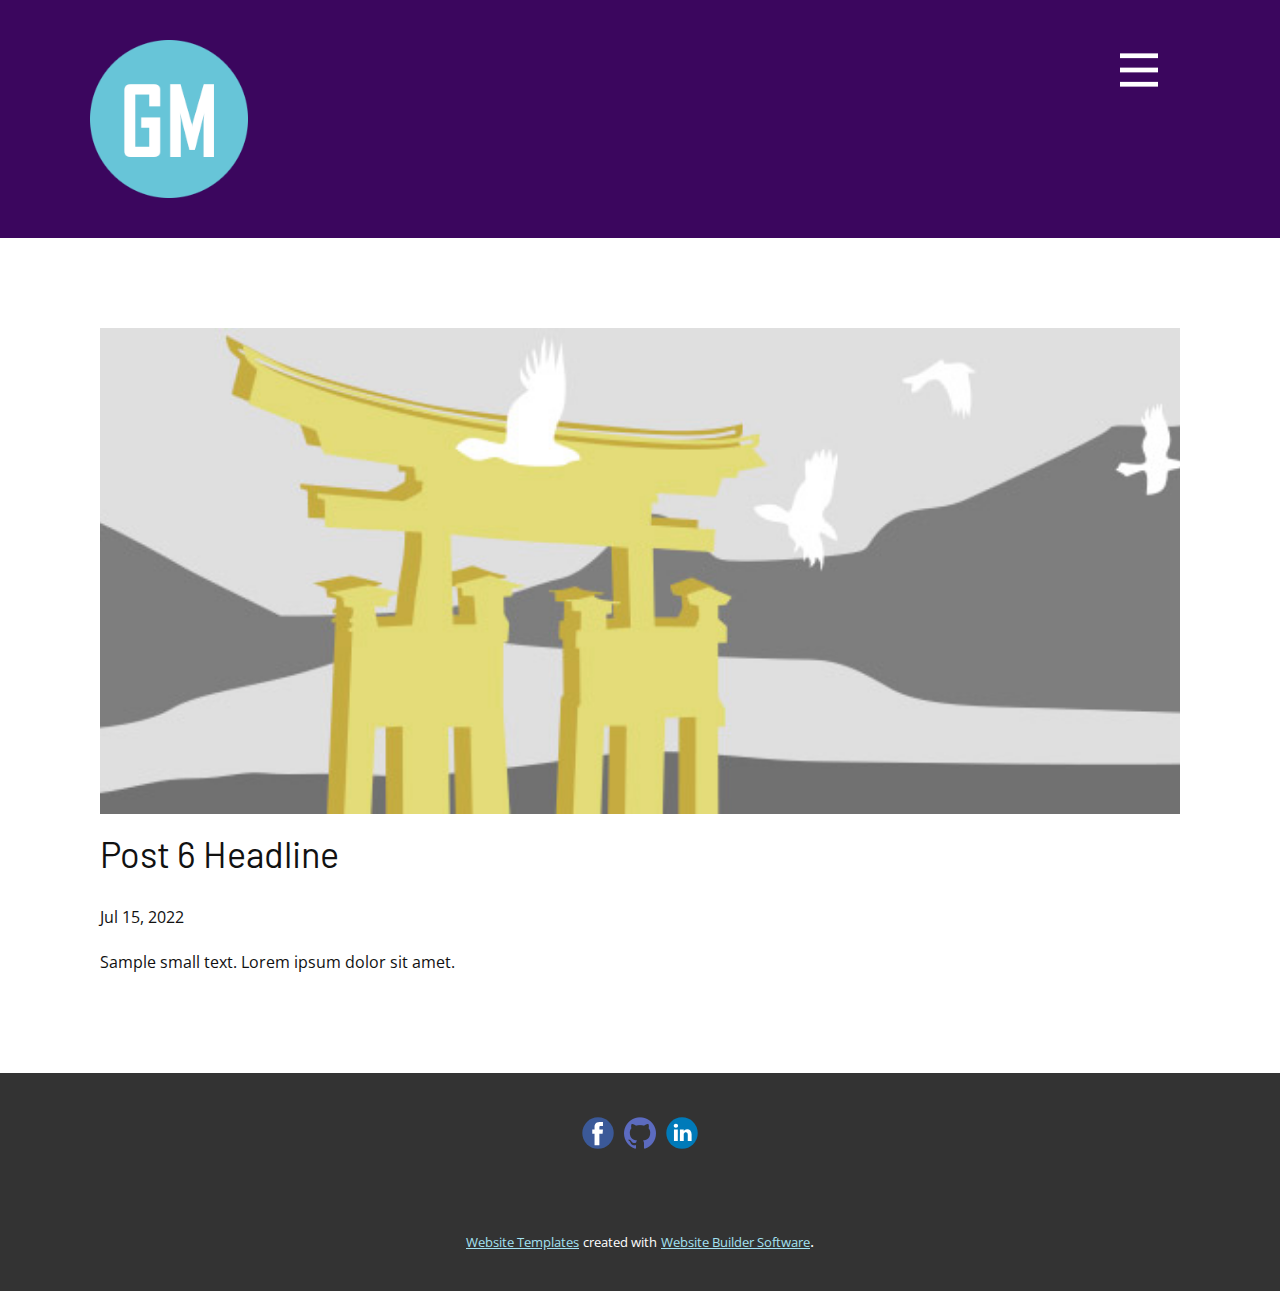
<file: blog/post-5.html>
<!doctype html>
<html style="font-size: 16px;" lang="en"><head>
    <meta name="viewport" content="width=device-width, initial-scale=1.0">
    <meta charset="utf-8">
    <meta name="keywords" content="Post 1 Headline">
    <meta name="description" content="">
    <title>Post 6 Headline</title>
    <link rel="stylesheet" href="../nicepage.css" media="screen">
<link rel="stylesheet" href="../Post-Template.css" media="screen">
    <script class="u-script" type="text/javascript" src="../jquery.js" defer=""></script>
    <script class="u-script" type="text/javascript" src="../nicepage.js" defer=""></script>
    <meta name="generator" content="Nicepage 4.13.4, nicepage.com">
    <link id="u-theme-google-font" rel="stylesheet" href="https://fonts.googleapis.com/css?family=Open+Sans:300,300i,400,400i,500,500i,600,600i,700,700i,800,800i|Barlow:100,100i,200,200i,300,300i,400,400i,500,500i,600,600i,700,700i,800,800i,900,900i">
    
    
    <script type="application/ld+json">{
		"@context": "http://schema.org",
		"@type": "Organization",
		"name": "Portfolio",
		"logo": "images/Logo.png",
		"sameAs": [
				"https://www.facebook.com/gian.mauricio.9",
				"https://github.com/GianMauricio",
				"https://www.linkedin.com/in/gian-cedric-mauricio-136529191/"
		]
}</script>
    <meta name="theme-color" content="#29b7dd">
  </head>
  <body class="u-body u-xl-mode"><header class="u-clearfix u-header u-palette-2-base u-header" id="sec-2485"><div class="u-clearfix u-sheet u-sheet-1">
        <nav class="u-menu u-menu-one-level u-offcanvas u-menu-1" data-responsive-from="XL">
          <div class="menu-collapse" style="font-size: 1rem; letter-spacing: 0px; font-weight: 700; text-transform: uppercase;">
            <a class="u-button-style u-custom-active-border-color u-custom-border u-custom-border-color u-custom-borders u-custom-hover-border-color u-custom-left-right-menu-spacing u-custom-padding-bottom u-custom-text-color u-custom-text-hover-color u-custom-top-bottom-menu-spacing u-nav-link u-text-active-palette-1-base u-text-hover-palette-2-base u-text-white" href="#" style="padding: 11px 12px; font-size: calc(1em + 22px);">
              <svg class="u-svg-link" viewBox="0 0 24 24"><use xmlns:xlink="http://www.w3.org/1999/xlink" xlink:href="#menu-hamburger"></use></svg>
              <svg class="u-svg-content" version="1.1" id="menu-hamburger" viewBox="0 0 16 16" x="0px" y="0px" xmlns:xlink="http://www.w3.org/1999/xlink" xmlns="http://www.w3.org/2000/svg"><g><rect y="1" width="16" height="2"></rect><rect y="7" width="16" height="2"></rect><rect y="13" width="16" height="2"></rect>
</g></svg>
            </a>
          </div>
          <div class="u-nav-container" wfd-invisible="true">
            <ul class="u-nav u-spacing-30 u-unstyled u-nav-1"><li class="u-nav-item"><a class="u-border-2 u-border-active-palette-1-base u-border-hover-palette-1-base u-border-no-left u-border-no-right u-border-no-top u-button-style u-nav-link u-text-active-palette-1-base u-text-grey-90 u-text-hover-grey-90" href="../Home.html" style="padding: 10px 0px;">Home</a>
</li><li class="u-nav-item"><a class="u-border-2 u-border-active-palette-1-base u-border-hover-palette-1-base u-border-no-left u-border-no-right u-border-no-top u-button-style u-nav-link u-text-active-palette-1-base u-text-grey-90 u-text-hover-grey-90" href="../About.html" style="padding: 10px 0px;">About</a>
</li><li class="u-nav-item"><a class="u-border-2 u-border-active-palette-1-base u-border-hover-palette-1-base u-border-no-left u-border-no-right u-border-no-top u-button-style u-nav-link u-text-active-palette-1-base u-text-grey-90 u-text-hover-grey-90" href="../Unity.html" style="padding: 10px 0px;">Unity</a>
</li><li class="u-nav-item"><a class="u-border-2 u-border-active-palette-1-base u-border-hover-palette-1-base u-border-no-left u-border-no-right u-border-no-top u-button-style u-nav-link u-text-active-palette-1-base u-text-grey-90 u-text-hover-grey-90" href="../Unreal.html" style="padding: 10px 0px;">Unreal</a>
</li><li class="u-nav-item"><a class="u-border-2 u-border-active-palette-1-base u-border-hover-palette-1-base u-border-no-left u-border-no-right u-border-no-top u-button-style u-nav-link u-text-active-palette-1-base u-text-grey-90 u-text-hover-grey-90" href="../EngineLess.html" style="padding: 10px 0px;">EngineLess</a>
</li></ul>
          </div>
          <div class="u-nav-container-collapse">
            <div class="u-black u-container-style u-inner-container-layout u-opacity u-opacity-95 u-sidenav">
              <div class="u-inner-container-layout u-sidenav-overflow">
                <div class="u-menu-close"></div>
                <ul class="u-align-center u-nav u-popupmenu-items u-unstyled u-nav-2"><li class="u-nav-item"><a class="u-button-style u-nav-link" href="../Home.html" style="padding: 10px 20px;">Home</a>
</li><li class="u-nav-item"><a class="u-button-style u-nav-link" href="../About.html" style="padding: 10px 20px;">About</a>
</li><li class="u-nav-item"><a class="u-button-style u-nav-link" href="../Unity.html" style="padding: 10px 20px;">Unity</a>
</li><li class="u-nav-item"><a class="u-button-style u-nav-link" href="../Unreal.html" style="padding: 10px 20px;">Unreal</a>
</li><li class="u-nav-item"><a class="u-button-style u-nav-link" href="../EngineLess.html" style="padding: 10px 20px;">EngineLess</a>
</li></ul>
              </div>
            </div>
            <div class="u-black u-menu-overlay u-opacity u-opacity-70" wfd-invisible="true"></div>
          </div>
        </nav>
        <a href="https://www.linkedin.com/in/gian-cedric-mauricio-136529191/" class="u-image u-logo u-image-1" data-image-width="200" data-image-height="200" title="MainLogo">
          <img src="../images/Logo.png" class="u-logo-image u-logo-image-1">
        </a>
      </div></header>
    <section class="u-align-center u-clearfix u-section-1" id="sec-d6c5">
      <div class="u-clearfix u-sheet u-valign-middle-md u-valign-middle-sm u-valign-middle-xs u-sheet-1"><!--post_details--><!--post_details_options_json--><!--{"source":""}--><!--/post_details_options_json--><!--blog_post-->
        <div class="u-container-style u-expanded-width u-post-details u-post-details-1">
          <div class="u-container-layout u-valign-middle u-container-layout-1"><!--blog_post_image-->
            <img alt="" class="u-blog-control u-expanded-width u-image u-image-default u-image-1" src="[data-uri]"><!--/blog_post_image--><!--blog_post_header-->
            <h2 class="u-blog-control u-text u-text-1">Post 6 Headline</h2><!--/blog_post_header--><!--blog_post_metadata-->
            <div class="u-blog-control u-metadata u-metadata-1"><!--blog_post_metadata_date-->
              <span class="u-meta-date u-meta-icon">Jul 15, 2022</span><!--/blog_post_metadata_date--><!--blog_post_metadata_category-->
              <!--/blog_post_metadata_category--><!--blog_post_metadata_comments-->
              <!--/blog_post_metadata_comments-->
            </div><!--/blog_post_metadata--><!--blog_post_content-->
            <div class="u-align-justify u-blog-control u-post-content u-text u-text-2 fr-view">
  Sample small text. Lorem ipsum dolor sit amet.
  </div><!--/blog_post_content-->
          </div>
        </div><!--/blog_post--><!--/post_details-->
      </div>
    </section>
    
    
    <footer class="u-clearfix u-footer u-grey-80" id="sec-2692"><div class="u-clearfix u-sheet u-sheet-1">
        <div class="u-align-left u-social-icons u-spacing-10 u-social-icons-1">
          <a class="u-social-url" title="facebook" target="_blank" href="https://www.facebook.com/gian.mauricio.9"><span class="u-icon u-social-facebook u-social-icon u-icon-1"><svg class="u-svg-link" preserveAspectRatio="xMidYMin slice" viewBox="0 0 112 112" style=""><use xmlns:xlink="http://www.w3.org/1999/xlink" xlink:href="#svg-3f76"></use></svg><svg class="u-svg-content" viewBox="0 0 112 112" x="0" y="0" id="svg-3f76"><circle fill="currentColor" cx="56.1" cy="56.1" r="55"></circle><path fill="#FFFFFF" d="M73.5,31.6h-9.1c-1.4,0-3.6,0.8-3.6,3.9v8.5h12.6L72,58.3H60.8v40.8H43.9V58.3h-8V43.9h8v-9.2
            c0-6.7,3.1-17,17-17h12.5v13.9H73.5z"></path></svg></span>
          </a>
          <a class="u-social-url" title="GitHub" target="_blank" href="https://github.com/GianMauricio"><span class="u-file-icon u-icon u-social-icon u-social-instagram u-icon-2"><img src="../images/733553.png" alt=""></span>
          </a>
          <a class="u-social-url" title="linkedin" target="_blank" href="https://www.linkedin.com/in/gian-cedric-mauricio-136529191/"><span class="u-icon u-social-icon u-social-linkedin u-icon-3"><svg class="u-svg-link" preserveAspectRatio="xMidYMin slice" viewBox="0 0 112 112" style=""><use xmlns:xlink="http://www.w3.org/1999/xlink" xlink:href="#svg-93ad"></use></svg><svg class="u-svg-content" viewBox="0 0 112 112" x="0" y="0" id="svg-93ad"><circle fill="currentColor" cx="56.1" cy="56.1" r="55"></circle><path fill="#FFFFFF" d="M41.3,83.7H27.9V43.4h13.4V83.7z M34.6,37.9L34.6,37.9c-4.6,0-7.5-3.1-7.5-7c0-4,3-7,7.6-7s7.4,3,7.5,7
            C42.2,34.8,39.2,37.9,34.6,37.9z M89.6,83.7H76.2V62.2c0-5.4-1.9-9.1-6.8-9.1c-3.7,0-5.9,2.5-6.9,4.9c-0.4,0.9-0.4,2.1-0.4,3.3v22.5
            H48.7c0,0,0.2-36.5,0-40.3h13.4v5.7c1.8-2.7,5-6.7,12.1-6.7c8.8,0,15.4,5.8,15.4,18.1V83.7z"></path></svg></span>
          </a>
        </div>
      </div></footer>
    <section class="u-backlink u-clearfix u-grey-80">
      <a class="u-link" href="https://nicepage.com/website-templates" target="_blank">
        <span>Website Templates</span>
      </a>
      <p class="u-text">
        <span>created with</span>
      </p>
      <a class="u-link" href="" target="_blank">
        <span>Website Builder Software</span>
      </a>. 
    </section>
  
</body></html>
</file>
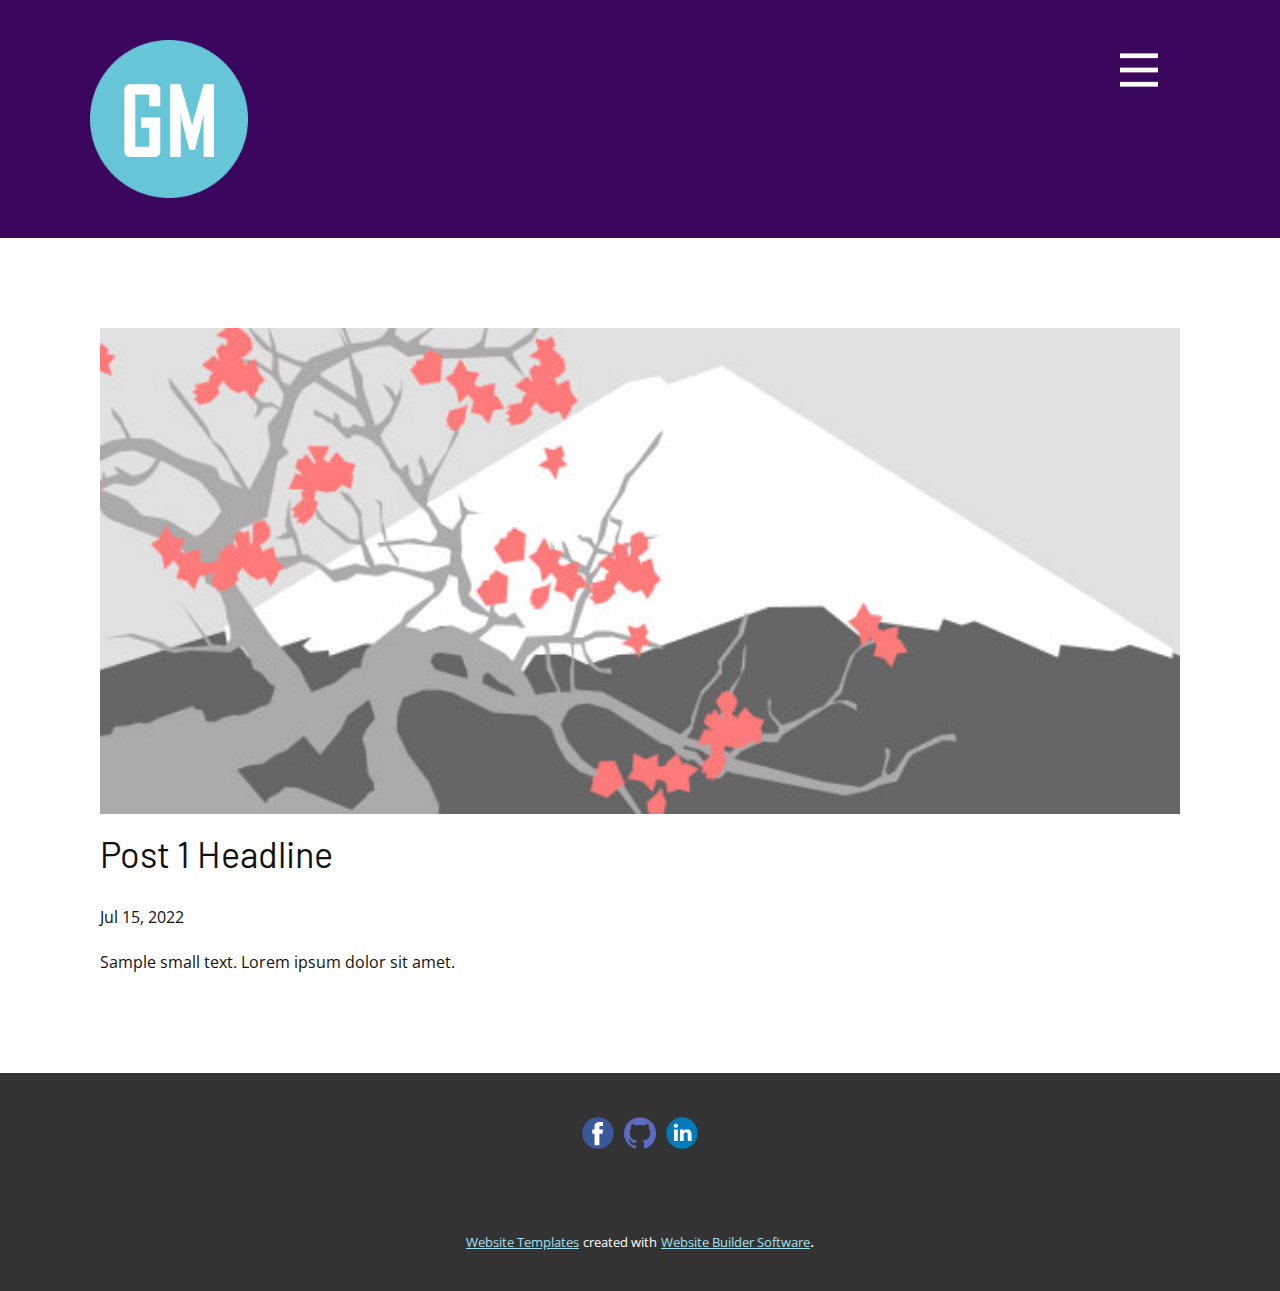
<file: blog/post.html>
<!doctype html>
<html style="font-size: 16px;" lang="en"><head>
    <meta name="viewport" content="width=device-width, initial-scale=1.0">
    <meta charset="utf-8">
    <meta name="keywords" content="Post 1 Headline">
    <meta name="description" content="">
    <title>Post 1 Headline</title>
    <link rel="stylesheet" href="../nicepage.css" media="screen">
<link rel="stylesheet" href="../Post-Template.css" media="screen">
    <script class="u-script" type="text/javascript" src="../jquery.js" defer=""></script>
    <script class="u-script" type="text/javascript" src="../nicepage.js" defer=""></script>
    <meta name="generator" content="Nicepage 4.13.4, nicepage.com">
    <link id="u-theme-google-font" rel="stylesheet" href="https://fonts.googleapis.com/css?family=Open+Sans:300,300i,400,400i,500,500i,600,600i,700,700i,800,800i|Barlow:100,100i,200,200i,300,300i,400,400i,500,500i,600,600i,700,700i,800,800i,900,900i">
    
    
    <script type="application/ld+json">{
		"@context": "http://schema.org",
		"@type": "Organization",
		"name": "Portfolio",
		"logo": "images/Logo.png",
		"sameAs": [
				"https://www.facebook.com/gian.mauricio.9",
				"https://github.com/GianMauricio",
				"https://www.linkedin.com/in/gian-cedric-mauricio-136529191/"
		]
}</script>
    <meta name="theme-color" content="#29b7dd">
  </head>
  <body class="u-body u-xl-mode"><header class="u-clearfix u-header u-palette-2-base u-header" id="sec-2485"><div class="u-clearfix u-sheet u-sheet-1">
        <nav class="u-menu u-menu-one-level u-offcanvas u-menu-1" data-responsive-from="XL">
          <div class="menu-collapse" style="font-size: 1rem; letter-spacing: 0px; font-weight: 700; text-transform: uppercase;">
            <a class="u-button-style u-custom-active-border-color u-custom-border u-custom-border-color u-custom-borders u-custom-hover-border-color u-custom-left-right-menu-spacing u-custom-padding-bottom u-custom-text-color u-custom-text-hover-color u-custom-top-bottom-menu-spacing u-nav-link u-text-active-palette-1-base u-text-hover-palette-2-base u-text-white" href="#" style="padding: 11px 12px; font-size: calc(1em + 22px);">
              <svg class="u-svg-link" viewBox="0 0 24 24"><use xmlns:xlink="http://www.w3.org/1999/xlink" xlink:href="#menu-hamburger"></use></svg>
              <svg class="u-svg-content" version="1.1" id="menu-hamburger" viewBox="0 0 16 16" x="0px" y="0px" xmlns:xlink="http://www.w3.org/1999/xlink" xmlns="http://www.w3.org/2000/svg"><g><rect y="1" width="16" height="2"></rect><rect y="7" width="16" height="2"></rect><rect y="13" width="16" height="2"></rect>
</g></svg>
            </a>
          </div>
          <div class="u-nav-container" wfd-invisible="true">
            <ul class="u-nav u-spacing-30 u-unstyled u-nav-1"><li class="u-nav-item"><a class="u-border-2 u-border-active-palette-1-base u-border-hover-palette-1-base u-border-no-left u-border-no-right u-border-no-top u-button-style u-nav-link u-text-active-palette-1-base u-text-grey-90 u-text-hover-grey-90" href="../Home.html" style="padding: 10px 0px;">Home</a>
</li><li class="u-nav-item"><a class="u-border-2 u-border-active-palette-1-base u-border-hover-palette-1-base u-border-no-left u-border-no-right u-border-no-top u-button-style u-nav-link u-text-active-palette-1-base u-text-grey-90 u-text-hover-grey-90" href="../About.html" style="padding: 10px 0px;">About</a>
</li><li class="u-nav-item"><a class="u-border-2 u-border-active-palette-1-base u-border-hover-palette-1-base u-border-no-left u-border-no-right u-border-no-top u-button-style u-nav-link u-text-active-palette-1-base u-text-grey-90 u-text-hover-grey-90" href="../Unity.html" style="padding: 10px 0px;">Unity</a>
</li><li class="u-nav-item"><a class="u-border-2 u-border-active-palette-1-base u-border-hover-palette-1-base u-border-no-left u-border-no-right u-border-no-top u-button-style u-nav-link u-text-active-palette-1-base u-text-grey-90 u-text-hover-grey-90" href="../Unreal.html" style="padding: 10px 0px;">Unreal</a>
</li><li class="u-nav-item"><a class="u-border-2 u-border-active-palette-1-base u-border-hover-palette-1-base u-border-no-left u-border-no-right u-border-no-top u-button-style u-nav-link u-text-active-palette-1-base u-text-grey-90 u-text-hover-grey-90" href="../EngineLess.html" style="padding: 10px 0px;">EngineLess</a>
</li></ul>
          </div>
          <div class="u-nav-container-collapse">
            <div class="u-black u-container-style u-inner-container-layout u-opacity u-opacity-95 u-sidenav">
              <div class="u-inner-container-layout u-sidenav-overflow">
                <div class="u-menu-close"></div>
                <ul class="u-align-center u-nav u-popupmenu-items u-unstyled u-nav-2"><li class="u-nav-item"><a class="u-button-style u-nav-link" href="../Home.html" style="padding: 10px 20px;">Home</a>
</li><li class="u-nav-item"><a class="u-button-style u-nav-link" href="../About.html" style="padding: 10px 20px;">About</a>
</li><li class="u-nav-item"><a class="u-button-style u-nav-link" href="../Unity.html" style="padding: 10px 20px;">Unity</a>
</li><li class="u-nav-item"><a class="u-button-style u-nav-link" href="../Unreal.html" style="padding: 10px 20px;">Unreal</a>
</li><li class="u-nav-item"><a class="u-button-style u-nav-link" href="../EngineLess.html" style="padding: 10px 20px;">EngineLess</a>
</li></ul>
              </div>
            </div>
            <div class="u-black u-menu-overlay u-opacity u-opacity-70" wfd-invisible="true"></div>
          </div>
        </nav>
        <a href="https://www.linkedin.com/in/gian-cedric-mauricio-136529191/" class="u-image u-logo u-image-1" data-image-width="200" data-image-height="200" title="MainLogo">
          <img src="../images/Logo.png" class="u-logo-image u-logo-image-1">
        </a>
      </div></header>
    <section class="u-align-center u-clearfix u-section-1" id="sec-d6c5">
      <div class="u-clearfix u-sheet u-valign-middle-md u-valign-middle-sm u-valign-middle-xs u-sheet-1"><!--post_details--><!--post_details_options_json--><!--{"source":""}--><!--/post_details_options_json--><!--blog_post-->
        <div class="u-container-style u-expanded-width u-post-details u-post-details-1">
          <div class="u-container-layout u-valign-middle u-container-layout-1"><!--blog_post_image-->
            <img alt="" class="u-blog-control u-expanded-width u-image u-image-default u-image-1" src="[data-uri]"><!--/blog_post_image--><!--blog_post_header-->
            <h2 class="u-blog-control u-text u-text-1">Post 1 Headline</h2><!--/blog_post_header--><!--blog_post_metadata-->
            <div class="u-blog-control u-metadata u-metadata-1"><!--blog_post_metadata_date-->
              <span class="u-meta-date u-meta-icon">Jul 15, 2022</span><!--/blog_post_metadata_date--><!--blog_post_metadata_category-->
              <!--/blog_post_metadata_category--><!--blog_post_metadata_comments-->
              <!--/blog_post_metadata_comments-->
            </div><!--/blog_post_metadata--><!--blog_post_content-->
            <div class="u-align-justify u-blog-control u-post-content u-text u-text-2 fr-view">
  Sample small text. Lorem ipsum dolor sit amet.
  </div><!--/blog_post_content-->
          </div>
        </div><!--/blog_post--><!--/post_details-->
      </div>
    </section>
    
    
    <footer class="u-clearfix u-footer u-grey-80" id="sec-2692"><div class="u-clearfix u-sheet u-sheet-1">
        <div class="u-align-left u-social-icons u-spacing-10 u-social-icons-1">
          <a class="u-social-url" title="facebook" target="_blank" href="https://www.facebook.com/gian.mauricio.9"><span class="u-icon u-social-facebook u-social-icon u-icon-1"><svg class="u-svg-link" preserveAspectRatio="xMidYMin slice" viewBox="0 0 112 112" style=""><use xmlns:xlink="http://www.w3.org/1999/xlink" xlink:href="#svg-3f76"></use></svg><svg class="u-svg-content" viewBox="0 0 112 112" x="0" y="0" id="svg-3f76"><circle fill="currentColor" cx="56.1" cy="56.1" r="55"></circle><path fill="#FFFFFF" d="M73.5,31.6h-9.1c-1.4,0-3.6,0.8-3.6,3.9v8.5h12.6L72,58.3H60.8v40.8H43.9V58.3h-8V43.9h8v-9.2
            c0-6.7,3.1-17,17-17h12.5v13.9H73.5z"></path></svg></span>
          </a>
          <a class="u-social-url" title="GitHub" target="_blank" href="https://github.com/GianMauricio"><span class="u-file-icon u-icon u-social-icon u-social-instagram u-icon-2"><img src="../images/733553.png" alt=""></span>
          </a>
          <a class="u-social-url" title="linkedin" target="_blank" href="https://www.linkedin.com/in/gian-cedric-mauricio-136529191/"><span class="u-icon u-social-icon u-social-linkedin u-icon-3"><svg class="u-svg-link" preserveAspectRatio="xMidYMin slice" viewBox="0 0 112 112" style=""><use xmlns:xlink="http://www.w3.org/1999/xlink" xlink:href="#svg-93ad"></use></svg><svg class="u-svg-content" viewBox="0 0 112 112" x="0" y="0" id="svg-93ad"><circle fill="currentColor" cx="56.1" cy="56.1" r="55"></circle><path fill="#FFFFFF" d="M41.3,83.7H27.9V43.4h13.4V83.7z M34.6,37.9L34.6,37.9c-4.6,0-7.5-3.1-7.5-7c0-4,3-7,7.6-7s7.4,3,7.5,7
            C42.2,34.8,39.2,37.9,34.6,37.9z M89.6,83.7H76.2V62.2c0-5.4-1.9-9.1-6.8-9.1c-3.7,0-5.9,2.5-6.9,4.9c-0.4,0.9-0.4,2.1-0.4,3.3v22.5
            H48.7c0,0,0.2-36.5,0-40.3h13.4v5.7c1.8-2.7,5-6.7,12.1-6.7c8.8,0,15.4,5.8,15.4,18.1V83.7z"></path></svg></span>
          </a>
        </div>
      </div></footer>
    <section class="u-backlink u-clearfix u-grey-80">
      <a class="u-link" href="https://nicepage.com/website-templates" target="_blank">
        <span>Website Templates</span>
      </a>
      <p class="u-text">
        <span>created with</span>
      </p>
      <a class="u-link" href="" target="_blank">
        <span>Website Builder Software</span>
      </a>. 
    </section>
  
</body></html>
</file>
